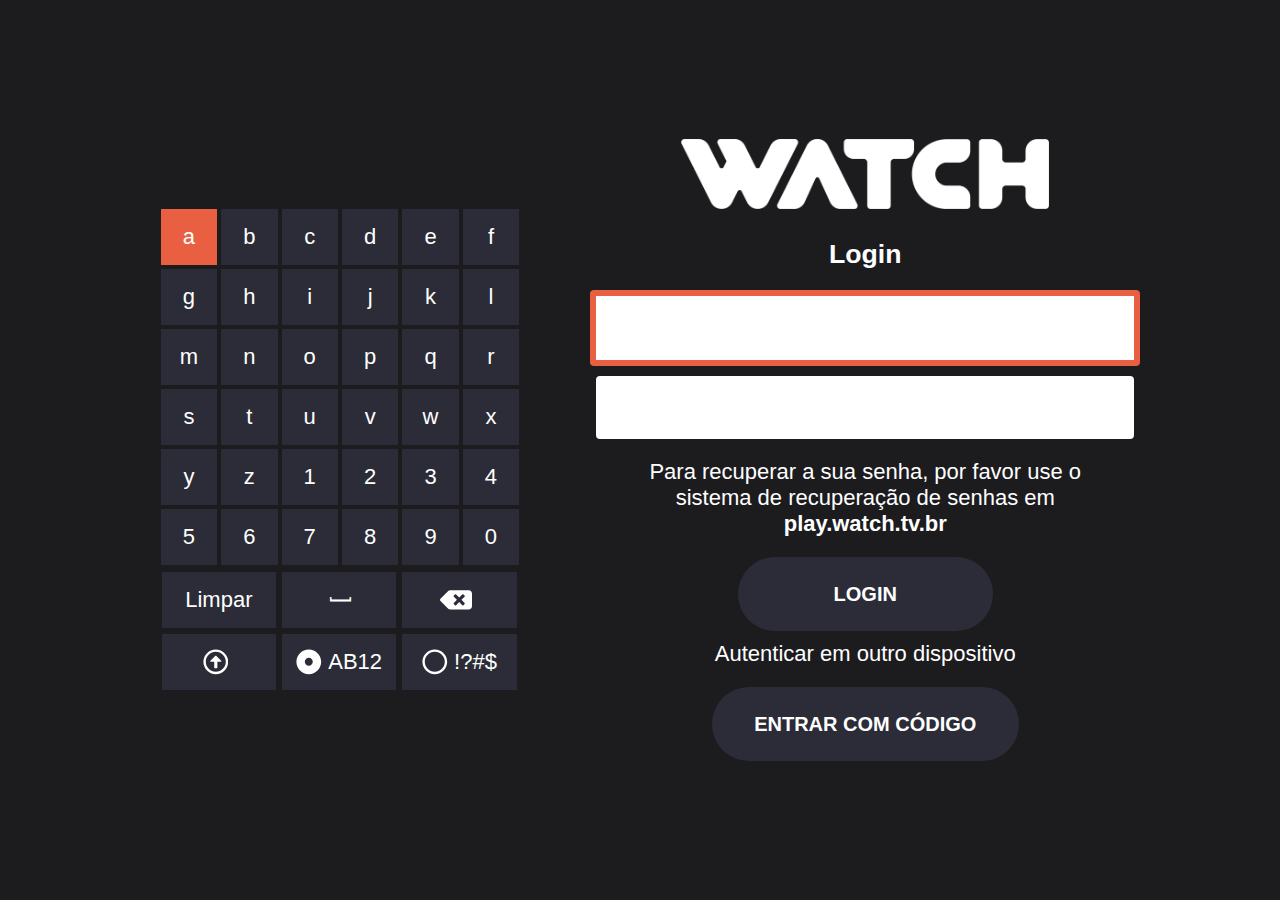
<file: index.html>
<!DOCTYPE html>
<html>
  <head>
    <meta charset="utf-8" />
    <meta
      name="viewport"
      content="width=device-width, initial-scale=1.0, maximum-scale=1.0"
    />
    <meta name="description" />

    <link rel="manifest" href="manifest.json">
    <link rel="stylesheet" type="text/css" href="style.css" />
    <script type="text/javascript" src="index.js"></script>
    <script src="./axios/axios.min.js"></script>
    <script
      type="text/javascript"
      src="./webOSTV.js-v1.2.4/webOSTVjs-1.2.4/webOSTV.js"
    ></script>
  </head>
  <body>
    <div class="container">
      <div class="keyboard--container">
        <div class="keyboard--container-buttons" id="keyboard"></div>
        <div class="keyboard--container-changes" id="keyboardChange">
          <button onclick="clickKeyboardFormat('Limpar')">Limpar</button>
          <button onclick="clickKeyboardFormat('space')">
            <span style="transform: rotate(-90deg)">[</span>
          </button>
          <button onclick="clickKeyboardFormat('apagar')">
            <svg
              aria-hidden="true"
              focusable="false"
              data-prefix="fas"
              data-icon="backspace"
              class="svg-inline--fa fa-backspace fa-w-20"
              role="img"
              xmlns="http://www.w3.org/2000/svg"
              viewBox="0 0 640 512"
            >
              <path
                fill="currentColor"
                d="M576 64H205.26A63.97 63.97 0 0 0 160 82.75L9.37 233.37c-12.5 12.5-12.5 32.76 0 45.25L160 429.25c12 12 28.28 18.75 45.25 18.75H576c35.35 0 64-28.65 64-64V128c0-35.35-28.65-64-64-64zm-84.69 254.06c6.25 6.25 6.25 16.38 0 22.63l-22.62 22.62c-6.25 6.25-16.38 6.25-22.63 0L384 301.25l-62.06 62.06c-6.25 6.25-16.38 6.25-22.63 0l-22.62-22.62c-6.25-6.25-6.25-16.38 0-22.63L338.75 256l-62.06-62.06c-6.25-6.25-6.25-16.38 0-22.63l22.62-22.62c6.25-6.25 16.38-6.25 22.63 0L384 210.75l62.06-62.06c6.25-6.25 16.38-6.25 22.63 0l22.62 22.62c6.25 6.25 6.25 16.38 0 22.63L429.25 256l62.06 62.06z"
              ></path>
            </svg>
          </button>
          <button onclick="clickKeyboardFormat('toggleUpercase')">
            <svg
              aria-hidden="true"
              focusable="false"
              data-prefix="far"
              data-icon="arrow-alt-circle-up"
              class="svg-inline--fa fa-arrow-alt-circle-up fa-w-16"
              role="img"
              xmlns="http://www.w3.org/2000/svg"
              viewBox="0 0 512 512"
            >
              <path
                fill="currentColor"
                d="M256 504c137 0 248-111 248-248S393 8 256 8 8 119 8 256s111 248 248 248zm0-448c110.5 0 200 89.5 200 200s-89.5 200-200 200S56 366.5 56 256 145.5 56 256 56zm20 328h-40c-6.6 0-12-5.4-12-12V256h-67c-10.7 0-16-12.9-8.5-20.5l99-99c4.7-4.7 12.3-4.7 17 0l99 99c7.6 7.6 2.2 20.5-8.5 20.5h-67v116c0 6.6-5.4 12-12 12z"
              ></path>
            </svg>
          </button>
          <button onclick="clickKeyboardFormat('toggleUpercase2')">
            <svg
              aria-hidden="true"
              focusable="false"
              data-prefix="fas"
              data-icon="dot-circle"
              class="svg-inline--fa fa-dot-circle fa-w-16"
              role="img"
              xmlns="http://www.w3.org/2000/svg"
              viewBox="0 0 512 512"
            >
              <path
                fill="currentColor"
                d="M256 8C119.033 8 8 119.033 8 256s111.033 248 248 248 248-111.033 248-248S392.967 8 256 8zm80 248c0 44.112-35.888 80-80 80s-80-35.888-80-80 35.888-80 80-80 80 35.888 80 80z"
              ></path>
            </svg>
            AB12
          </button>
          <button onclick="clickKeyboardFormat('buildspecial')">
            <svg
              aria-hidden="true"
              focusable="false"
              data-prefix="far"
              data-icon="circle"
              class="svg-inline--fa fa-circle fa-w-16"
              role="img"
              xmlns="http://www.w3.org/2000/svg"
              viewBox="0 0 512 512"
            >
              <path
                fill="currentColor"
                d="M256 8C119 8 8 119 8 256s111 248 248 248 248-111 248-248S393 8 256 8zm0 448c-110.5 0-200-89.5-200-200S145.5 56 256 56s200 89.5 200 200-89.5 200-200 200z"
              ></path>
            </svg>
            !?#$
          </button>
        </div>
      </div>
      <div class="form--container">
        <img src="./images/logo.svg" />
        <p class="login--text">Login</p>
        <div
          onclick="changeToEmailField()"
          name="email"
          type="text"
          class="form--container-input"
        ></div>
        <div
          onclick="changeToPasswordField()"
          name="password"
          type="password"
          class="form--container-input"
          id="password-input"
        ></div>
        <p class="recovery--text-password">
          Para recuperar a sua senha, por favor use o sistema de recuperação de
          senhas em <b> play.watch.tv.br</b>
        </p>
        <button id="login-button" onclick="getLogin()">Login</button>

        <p class="recovery--text-password">Autenticar em outro dispositivo</p>

        <button
          id="button-code-login"
          style="width: 60%"
          onclick="goTo('./pages/authentication/index.html')"
        >
          entrar com código
        </button>
      </div>
    </div>

    <div class="container-popup" id="containerPopup">
      <div class="popup">
        <div class="popup--text-title">Erro</div>
        <p class="popup--text-description"></p>
        <div class="popup--buttons">
          <button class="popup--buttons-button" onclick="enterAction()">
            Ok
          </button>
        </div>
      </div>
    </div>
  </body>
</html>
</file>
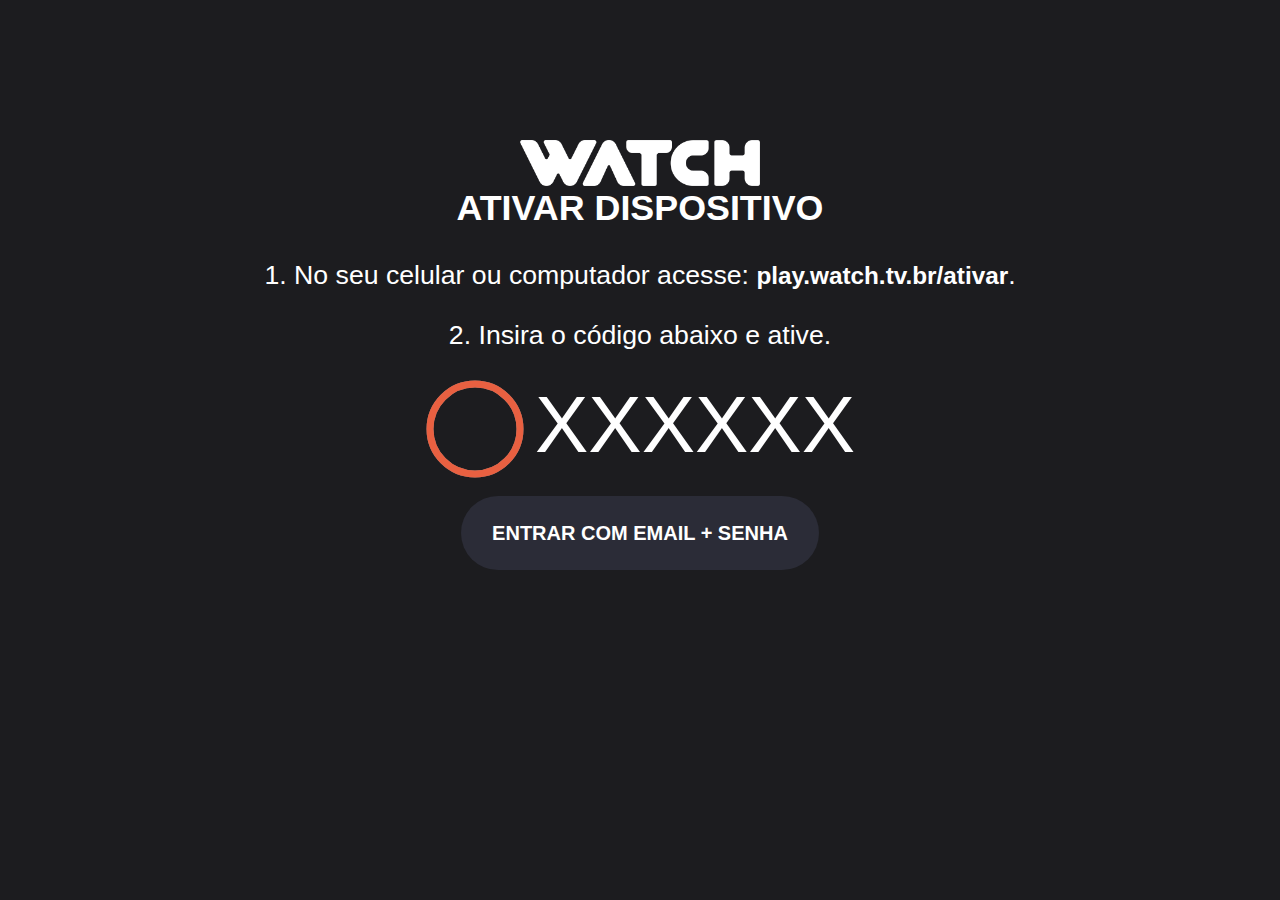
<file: pages/authentication/index.html>
<!DOCTYPE html>
<html lang="pt-br">

<head>
  <meta charset="UTF-8">
  <meta http-equiv="X-UA-Compatible" content="IE=edge">
  <meta name="viewport" content="width=device-width, initial-scale=1.0">
 
  <link rel="stylesheet" type="text/css" href="style.css" />

  <title>Ativar Dispositivo</title>
</head>

<body>
  <div class="container">
    <div class="description">
      <div class="logo">
        <img
          src="../../images/logo.svg" />
      </div>
      <div class="title">ATIVAR DISPOSITIVO</div>
      
      <div class="text">1. No seu celular ou computador acesse:
        <span>play.watch.tv.br/ativar</span>.
      </div>
      <div class="text">2. Insira o código abaixo e ative.</div>
      <div class="code">
        <div class="loading">
          <div id="app"></div>
        </div>
        <div class="active-code" id="alfaCode">XXXXXX</div>
      </div>
      
      <button class="passwordButton" onclick="goTo('../../index.html')">ENTRAR COM EMAIL + SENHA</button></div>
      
  </div> 
    </div>
 <script src="../../axios/axios.min.js"></script>
  <script type="text/javascript" src="authentication.js"></script>
</body>
</html>
</file>
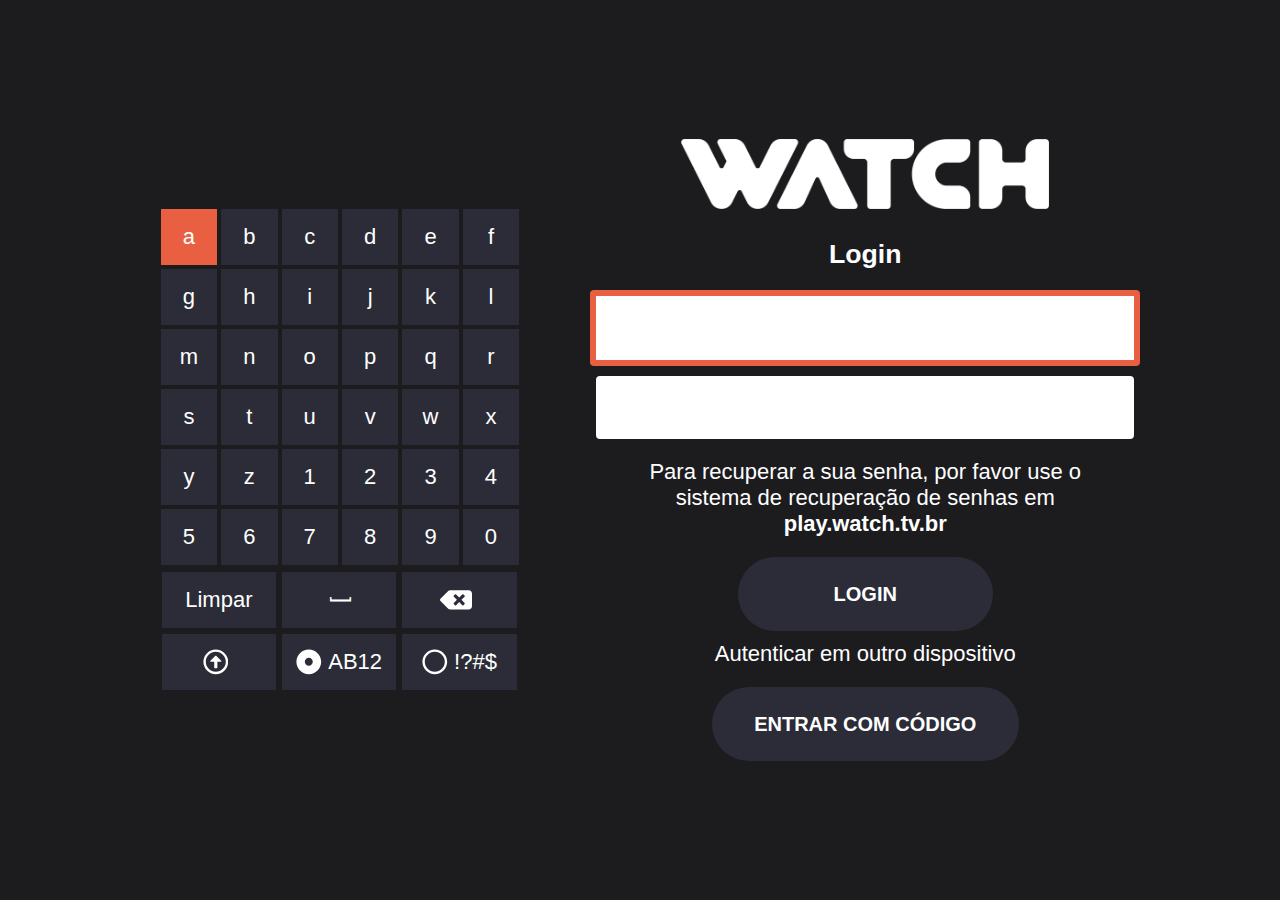
<file: pages/details/index.html>
<!DOCTYPE html>
<html>
  <head>
    <meta charset="UTF-8" />
    <meta
      content="width=device-width,initial-scale=1,maximum-scale=1,user-scalable=0"
      name="viewport"
    />
    <link href="style.css" rel="stylesheet" />
  </head>
  <body>

    <div class="keep-watching-container" id="keep-watching-container">
      <div class="modal-wrapper">
    <p class="keep-watching-text">Gostaria de continuar vendo do ponto onde parou<br />  ou começar no início?</p>

        <div class="keep-watching-buttons">
          <div onclick="clickModalKeepWatching(0)" class="continue-button selected-button" id="continue-button">
            <p>CONTINUAR</p>
          </div>
          <div onclick="clickModalKeepWatching(1)" class="continue-button" id="restart-button">
            <p>REINICIAR</p>
          </div>
        </div>
      </div>
    </div>

    <div class="loading-container" id="loading-container">
      <div>
        <img class="container--logo" src="../../images/logo.svg"  />
      </div>
      <div class="loading-circle"></div>
    </div>



    <div class="container" id="container">
      <div class="details" id="detailsId">
        <button class="details--button"
        onclick="window.history.back()"
        id="details--button">
          <img
            src="../../images/arrow-back-details.png"
            class="details--button-arrow"
          />
        </button>
        <div class="details--container">
          <div class="details--container-img">
            <img src="" class="details--img" id="details-img">
          </div>
          <div class="details--container-informations">
            <div class="details--title" id="details-title"></div>
            <div class="details--type">
              <div class="details--type-censorship" id="censorship"></div>
              <div class="details--type-genre" id="genre"></div>
            </div>
            <div id="details--rating" class="details--rating">
              CLASSIFICAÇÂO INDICATICA:
            </div>
            <div class="details--type-synopsis" id="synopsis">
            </div>
            <div class="details--type-director" id="director"></div>
            <div class="details--type-cast" id="type-cast">
            </div>
            <button onclick="enterAssitirButton()" class="details--button-episode" id="details-button-episode">
            </button>
            <button onclick="enterListButton()" class="details--button-episode" id="details-button-list">
            </button>
          </div>
        </div>
        </div>
        <div class="details--temps">
          <div class="details--buttons">
            <button onclick="enterTempButton()" class="details--temps-button-temp" id="details-temp-button"></button>
            <div class="details--temps-popup" id="details-temp-popup"></div>
          </div>
          <div class="details--temps-episodes" id="details-temps-episodes">
            <div class="details--temps-list swiper" id="details-temp-list">
              <div class="details--temps-track swiper-wrapper" id="temps-track">
              </div>
            </div>
          </div>
        </div>
      </div>
    </div>
    <script src="../../axios/axios.min.js"></script>
    <script src="./details.js" async></script>
    <script src="../../swiper/swiper.min.js"></script>
    <div class="container-popup"
    id="containerPopup">
      <div class="popup">
        <div class="popup--text-title">Ops!</div>
        <p class="popup--text-description"> O perfil já está ativo em outro dispositivo.</p>
        <div class="popup--buttons">
          <button class="popup--buttons-button" onclick="goTo('../profile-select/index.html')">Ok</button>
        </div>
      </div>
    </div>
  </body>
</html>
</file>
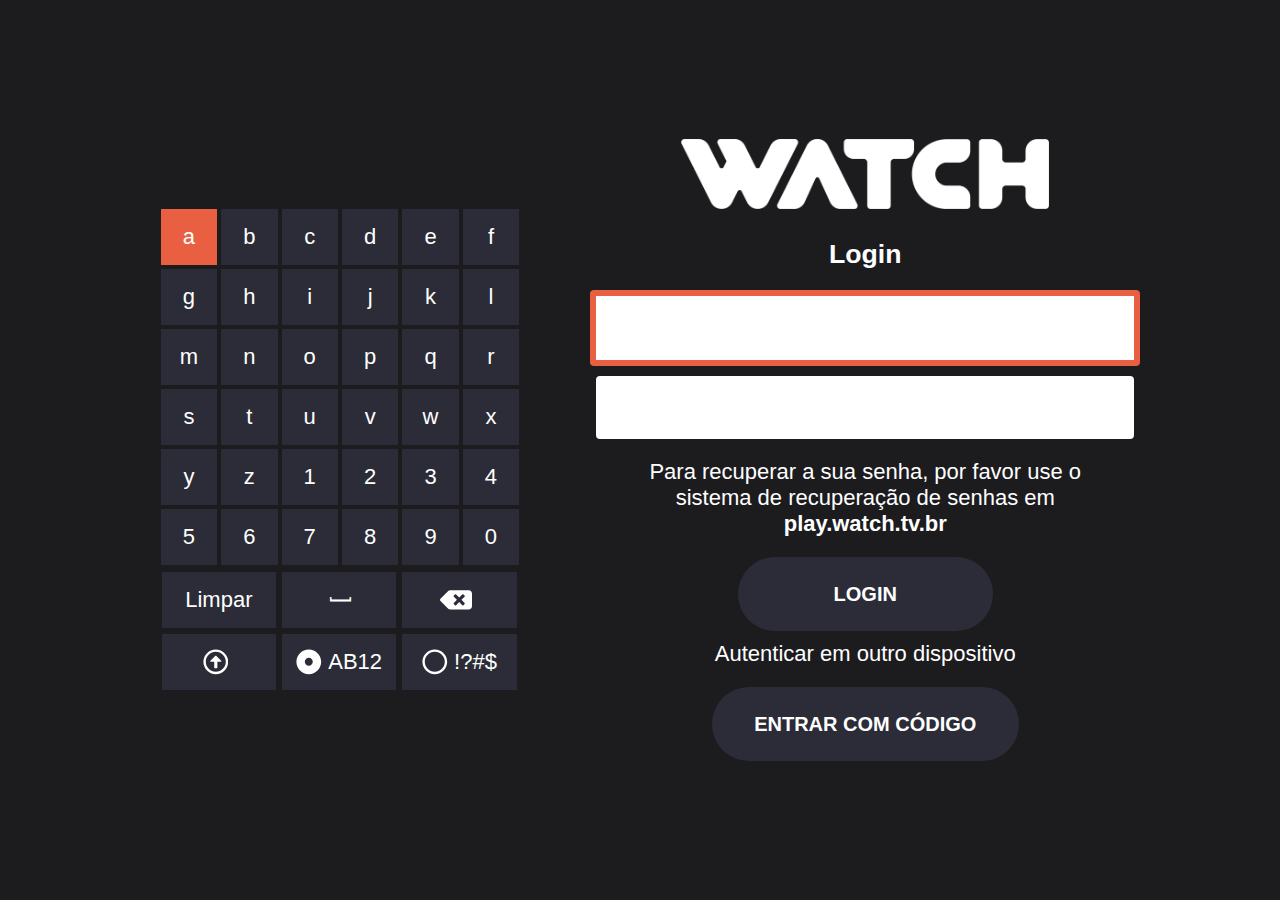
<file: pages/favorites/index.html>
<!DOCTYPE html>
<html lang="pt-br">
  <head>
    <meta charset="UTF-8" />
    <meta http-equiv="X-UA-Compatible" content="IE=edge" />
    <meta name="viewport" content="width=device-width, initial-scale=1.0" />
    <link
      rel="icon"
      type="image/png"
      sizes="16x16"
      href="/images/favicon-16x16.png"
    />
    <link rel="stylesheet" type="text/css" href="style.css" />
    <link
      rel="stylesheet"
      href="https://unpkg.com/swiper/swiper-bundle.min.css"
    />
   <script src="../../axios/axios.min.js"></script>
    <script src="../../swiper/swiper.min.js"></script>
   
  </head>
  <body>
    <div class="loading-container" id="loading-container">
      <img src="../../images/logo.svg" class="container--logo" />
      <div class="loading-circle"></div>
    </div>


    <div class="container" id="container">
      <div id="header-to-go"></div>
      <header class="container--header">
        <div class="container--header-icon">
          <img src="../../images/logo.svg" />
        </div>
        <div class="container--header-items">
          <div class="header--items">
            <div onclick="goTo('../home/index.html')" class="header--item" id="item-0">Home</div>
            <div onclick="goTo('../movie/index.html')" class="header--item" id="item-1">Filmes</div>
            <div onclick="goTo('../series/index.html')" class="header--item" id="item-2">Séries </div>
            <div onclick="goTo('../live/index.html')" class="header--item" id="item-3">AO VIVO</div>
            <div onclick="goTo('../favorites/index.html')" class="header--item" id="item-4">Favoritos</div>
            <div  class="header--items-sp">
              <div onclick="goTo('../filters/index.html')" class="header--items-search" id="item-5">
                <img class="item-search-img" id="item-5-img" />
              </div>
              <div onclick="goTo('../profile-user/index.html')" class="header--items-settings" id="item-6">
                <img class="item-settings-img" id="item-6-img" />
              </div>
            </div>
          </div>
        </div>
      </header>
      <div id="notItem" class="notItem"></div>
      </div>
    </div>
    <div class="container-popup"
    id="containerPopup">
      <div class="popup">
        <div class="popup--text-title">Ops!</div>
        <p class="popup--text-description"> O perfil já está ativo em outro dispositivo.</p>
        <div class="popup--buttons">
          <button class="popup--buttons-button" onclick="goTo('../profile-select/index.html')">Ok</button>

  </body>

  <script src="./favorites.js" async></script>
</html>
</file>
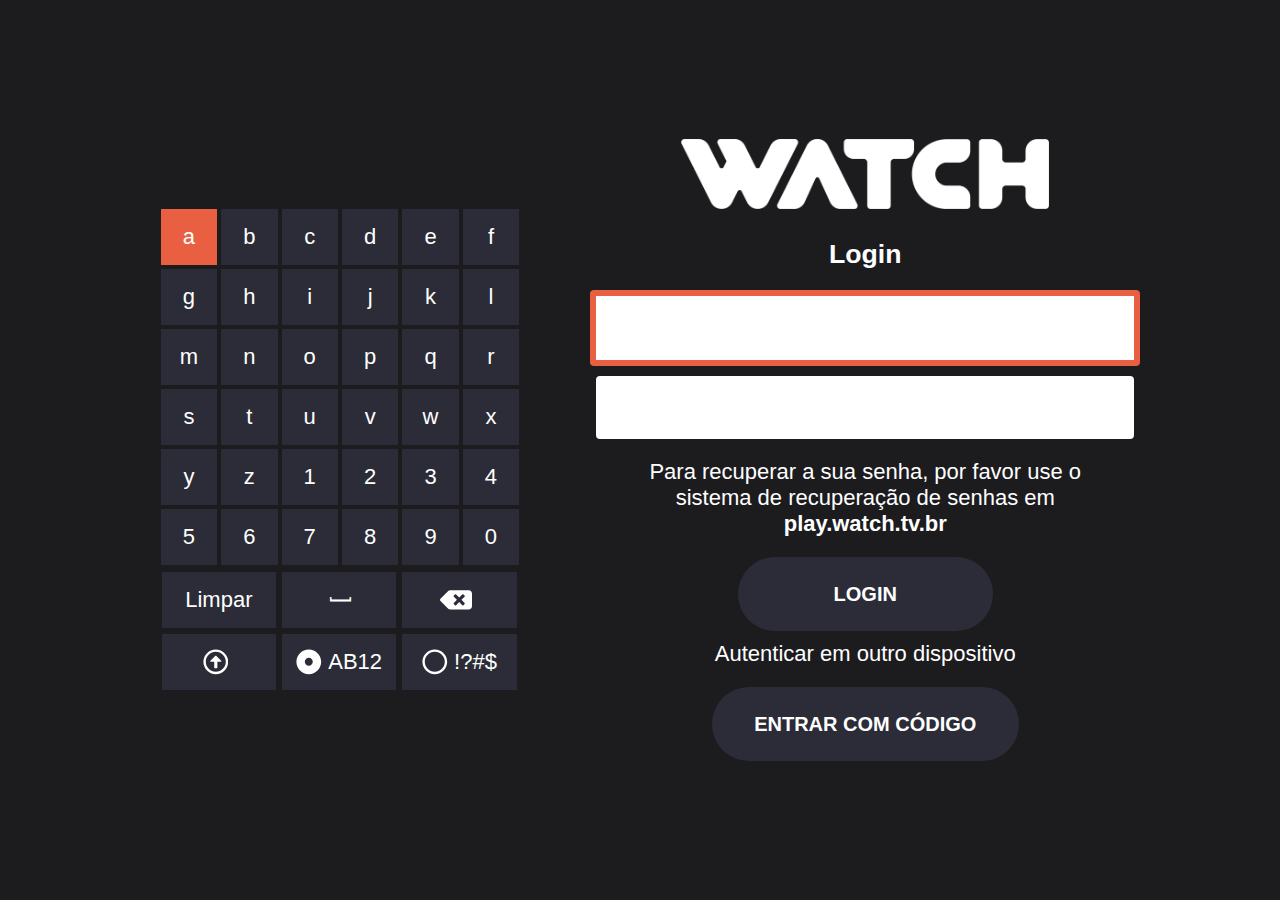
<file: pages/filters/index.html>
<!DOCTYPE html>
<html>
  <head>
    <meta charset="UTF-8" />
    <meta
      content="width=device-width,initial-scale=1,maximum-scale=1,user-scalable=0"
      name="viewport"
    />
    <link href="style.css" rel="stylesheet" />
    <script src="../../axios/axios.min.js"></script>
  </head>

  <body>
    <div class="container" id="container">
      <header class="container--header">
        <div class="container--header-icon">
          <img src="../../images/logo.svg" />
        </div>
        <div class="container--header-items">
          <div class="header--items">
            <div
              onclick="goTo('../home/index.html')"
              class="header--item"
              id="0-0"
            >
              Home
            </div>
            <div
              onclick="goTo('../movie/index.html')"
              class="header--item"
              id="0-1"
            >
              Filmes
            </div>
            <div
              onclick="goTo('../series/index.html')"
              class="header--item"
              id="0-2"
            >
              Séries
            </div>
            <div
              onclick="goTo('../live/index.html')"
              class="header--item"
              id="0-3"
            >
              AO VIVO
            </div>
            <div
              onclick="goTo('../favorites/index.html')"
              class="header--item"
              id="0-4"
            >
              Favoritos
            </div>
            <div class="header--items-sp">
              <div class="header--items-search" id="0-5">
                <img class="item-search-img" id="search-icon" />
              </div>
              <div
                onclick="goTo('../profile-user/index.html')"
                class="header--items-settings"
                id="0-6"
              >
                <img class="item-settings-img" id="profile-icon" />
              </div>
            </div>
          </div>
        </div>
      </header>
    </div>

    <main>
      <div class="input">
        <div class="input-search">
          <p id="search-string"></p>
        </div>
        <div class="keyboard">
          <div class="keyboard-line">
            <div
              onclick="buttonAddLetter('a')"
              class="keyboard-button"
              id="1-0"
            >
              <p>a</p>
            </div>
            <div
              onclick="buttonAddLetter('b')"
              class="keyboard-button"
              id="1-1"
            >
              <p>b</p>
            </div>
            <div
              onclick="buttonAddLetter('c')"
              class="keyboard-button"
              id="1-2"
            >
              <p>c</p>
            </div>
            <div
              onclick="buttonAddLetter('d')"
              class="keyboard-button"
              id="1-3"
            >
              <p>d</p>
            </div>
            <div
              onclick="buttonAddLetter('e')"
              class="keyboard-button"
              id="1-4"
            >
              <p>e</p>
            </div>
            <div
              onclick="buttonAddLetter('f')"
              class="keyboard-button"
              id="1-5"
            >
              <p>f</p>
            </div>
          </div>

          <div class="keyboard-line">
            <div
              onclick="buttonAddLetter('g')"
              class="keyboard-button"
              id="1-6"
            >
              <p>g</p>
            </div>
            <div
              onclick="buttonAddLetter('h')"
              class="keyboard-button"
              id="1-7"
            >
              <p>h</p>
            </div>
            <div
              onclick="buttonAddLetter('i')"
              class="keyboard-button"
              id="1-8"
            >
              <p>i</p>
            </div>
            <div
              onclick="buttonAddLetter('j')"
              class="keyboard-button"
              id="1-9"
            >
              <p>j</p>
            </div>
            <div
              onclick="buttonAddLetter('k')"
              class="keyboard-button"
              id="1-10"
            >
              <p>k</p>
            </div>
            <div
              onclick="buttonAddLetter('l')"
              class="keyboard-button"
              id="1-11"
            >
              <p>l</p>
            </div>
          </div>

          <div class="keyboard-line">
            <div
              onclick="buttonAddLetter('m')"
              class="keyboard-button"
              id="1-12"
            >
              <p>m</p>
            </div>
            <div
              onclick="buttonAddLetter('n')"
              class="keyboard-button"
              id="1-13"
            >
              <p>n</p>
            </div>
            <div
              onclick="buttonAddLetter('o')"
              class="keyboard-button"
              id="1-14"
            >
              <p>o</p>
            </div>
            <div
              onclick="buttonAddLetter('p')"
              class="keyboard-button"
              id="1-15"
            >
              <p>p</p>
            </div>
            <div
              onclick="buttonAddLetter('q')"
              class="keyboard-button"
              id="1-16"
            >
              <p>q</p>
            </div>
            <div
              onclick="buttonAddLetter('r')"
              class="keyboard-button"
              id="1-17"
            >
              <p>r</p>
            </div>
          </div>

          <div class="keyboard-line">
            <div
              onclick="buttonAddLetter('s')"
              class="keyboard-button"
              id="1-18"
            >
              <p>s</p>
            </div>
            <div
              onclick="buttonAddLetter('t')"
              class="keyboard-button"
              id="1-19"
            >
              <p>t</p>
            </div>
            <div
              onclick="buttonAddLetter('u')"
              class="keyboard-button"
              id="1-20"
            >
              <p>u</p>
            </div>
            <div
              onclick="buttonAddLetter('v')"
              class="keyboard-button"
              id="1-21"
            >
              <p>v</p>
            </div>
            <div
              onclick="buttonAddLetter('w')"
              class="keyboard-button"
              id="1-22"
            >
              <p>w</p>
            </div>
            <div
              onclick="buttonAddLetter('x')"
              class="keyboard-button"
              id="1-23"
            >
              <p>x</p>
            </div>
          </div>

          <div class="keyboard-line">
            <div
              onclick="buttonAddLetter('y')"
              class="keyboard-button"
              id="1-24"
            >
              <p>y</p>
            </div>
            <div
              onclick="buttonAddLetter('z')"
              class="keyboard-button"
              id="1-25"
            >
              <p>z</p>
            </div>
            <div
              onclick="buttonAddLetter('1')"
              class="keyboard-button"
              id="1-26"
            >
              <p>1</p>
            </div>
            <div
              onclick="buttonAddLetter('2')"
              class="keyboard-button"
              id="1-27"
            >
              <p>2</p>
            </div>
            <div
              onclick="buttonAddLetter('3')"
              class="keyboard-button"
              id="1-28"
            >
              <p>3</p>
            </div>
            <div
              onclick="buttonAddLetter('4')"
              class="keyboard-button"
              id="1-29"
            >
              <p>4</p>
            </div>
          </div>

          <div class="keyboard-line">
            <div
              onclick="buttonAddLetter('5')"
              class="keyboard-button"
              id="1-30"
            >
              <p>5</p>
            </div>
            <div
              onclick="buttonAddLetter('6')"
              class="keyboard-button"
              id="1-31"
            >
              <p>6</p>
            </div>
            <div
              onclick="buttonAddLetter('7')"
              class="keyboard-button"
              id="1-32"
            >
              <p>7</p>
            </div>
            <div
              onclick="buttonAddLetter('8')"
              class="keyboard-button"
              id="1-33"
            >
              <p>8</p>
            </div>
            <div
              onclick="buttonAddLetter('9')"
              class="keyboard-button"
              id="1-34"
            >
              <p>9</p>
            </div>
            <div
              onclick="buttonAddLetter('0')"
              class="keyboard-button"
              id="1-35"
            >
              <p>0</p>
            </div>
          </div>

          <div class="keyboard-line">
            <div
              onclick="buttonChange('clean')"
              class="keyboard-button-medium"
              id="1-36"
            >
              <p>Limpar</p>
            </div>
            <div
              onclick="buttonChange('space')"
              class="keyboard-button-medium"
              id="1-37"
            >
              <p class="space">]</p>
            </div>
            <div
              onclick="buttonChange('backspace')"
              class="keyboard-button-medium"
              id="1-38"
            >
              <svg
                class="cleanSvg"
                aria-hidden="true"
                focusable="false"
                data-prefix="fas"
                data-icon="backspace"
                class="svg-inline--fa fa-backspace fa-w-20 __web-inspector-hide-shortcut__"
                role="img"
                xmlns="http://www.w3.org/2000/svg"
                viewBox="0 0 640 512"
              >
                <path
                  fill="currentColor"
                  d="M576 64H205.26A63.97 63.97 0 0 0 160 82.75L9.37 233.37c-12.5 12.5-12.5 32.76 0 45.25L160 429.25c12 12 28.28 18.75 45.25 18.75H576c35.35 0 64-28.65 64-64V128c0-35.35-28.65-64-64-64zm-84.69 254.06c6.25 6.25 6.25 16.38 0 22.63l-22.62 22.62c-6.25 6.25-16.38 6.25-22.63 0L384 301.25l-62.06 62.06c-6.25 6.25-16.38 6.25-22.63 0l-22.62-22.62c-6.25-6.25-6.25-16.38 0-22.63L338.75 256l-62.06-62.06c-6.25-6.25-6.25-16.38 0-22.63l22.62-22.62c6.25-6.25 16.38-6.25 22.63 0L384 210.75l62.06-62.06c6.25-6.25 16.38-6.25 22.63 0l22.62 22.62c6.25 6.25 6.25 16.38 0 22.63L429.25 256l62.06 62.06z"
                ></path>
              </svg>
            </div>
          </div>

          <div class="keyboard-line">
            <div
              onclick="buttonChange('search')"
              class="keyboard-button-large"
              id="1-39"
            >
              <p>BUSCAR</p>
            </div>
          </div>
        </div>
      </div>
      <div class="loading-container" id="loading-container">
        <div class="loading-circle"></div>
      </div>

      <div class="search-container" id="search"></div>
    </main>

    <script src="./filters.js" async></script>
  </body>
</html>
</file>
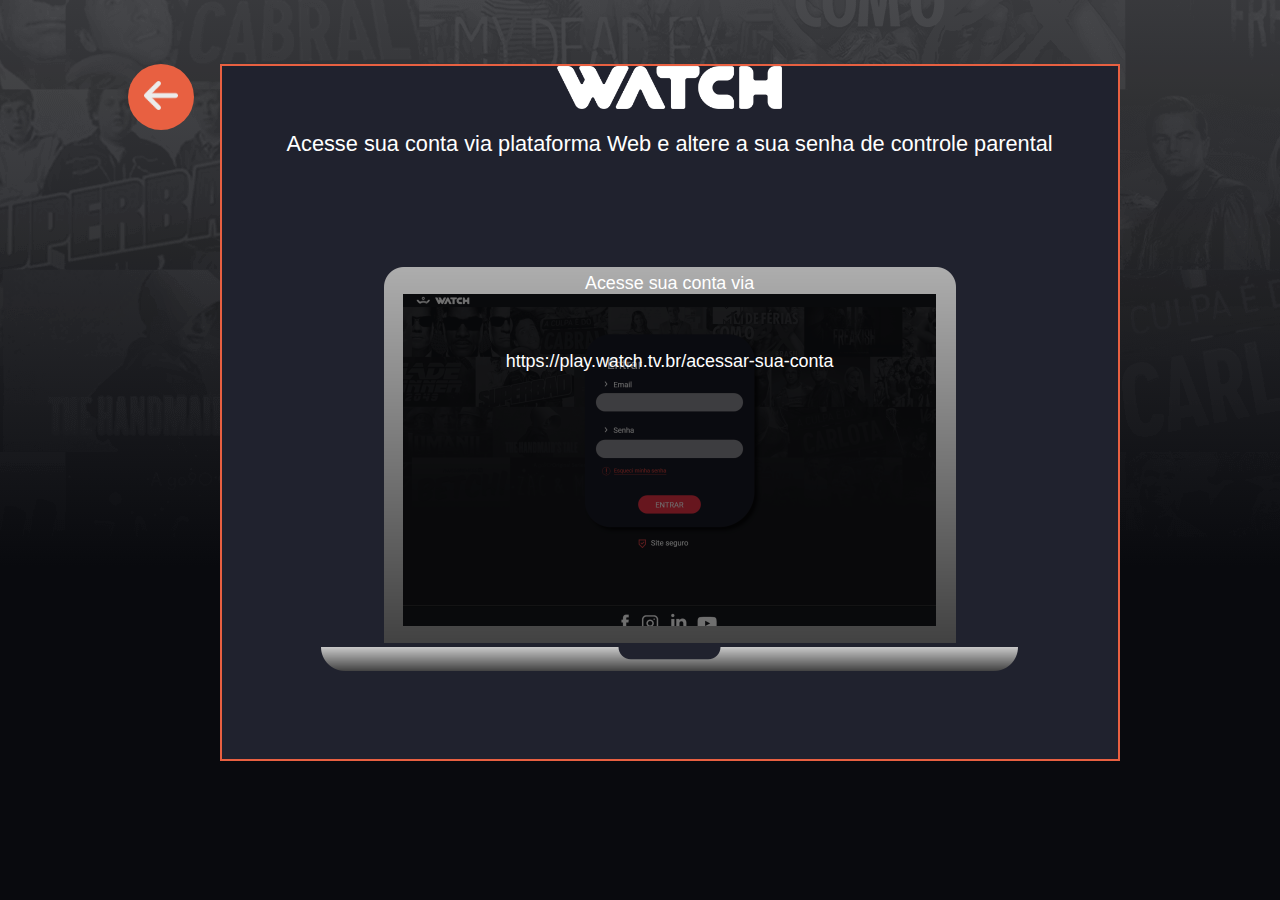
<file: pages/forgetpassword/index.html>
<!DOCTYPE html>
<html>
  <head>
    <meta charset="UTF-8" />
    <meta
      content="width=device-width,initial-scale=1,maximum-scale=1,user-scalable=0"
      name="viewport"
    />
    <link href="style.css" rel="stylesheet" />
  </head>

  <body>
    <div class="gradient">
      <div class="container" id="container">
        <div class="content">
          <button
            class="details--button"
            onclick="window.history.back()"
            id="details--button"
          >
            <img
              src="../../images/arrow-back-details.png"
              class="details--button-arrow"
            />
          </button>

          <div class="notebook-wreaper">
            <img src="../../images/logo.svg" class="logo" />
            <p>
              Acesse sua conta via plataforma Web e altere a sua senha de
              controle parental
            </p>
            <div class="notebook-img">
              <div class="notebook-text">
                <p>Acesse sua conta via</p>
                <p class="notebook-url">
                  https://play.watch.tv.br/acessar-sua-conta
                </p>
              </div>
            </div>
          </div>
        </div>
      </div>
    </div>

    <script src="./forgetpassword.js" async></script>
  </body>
</html>
</file>
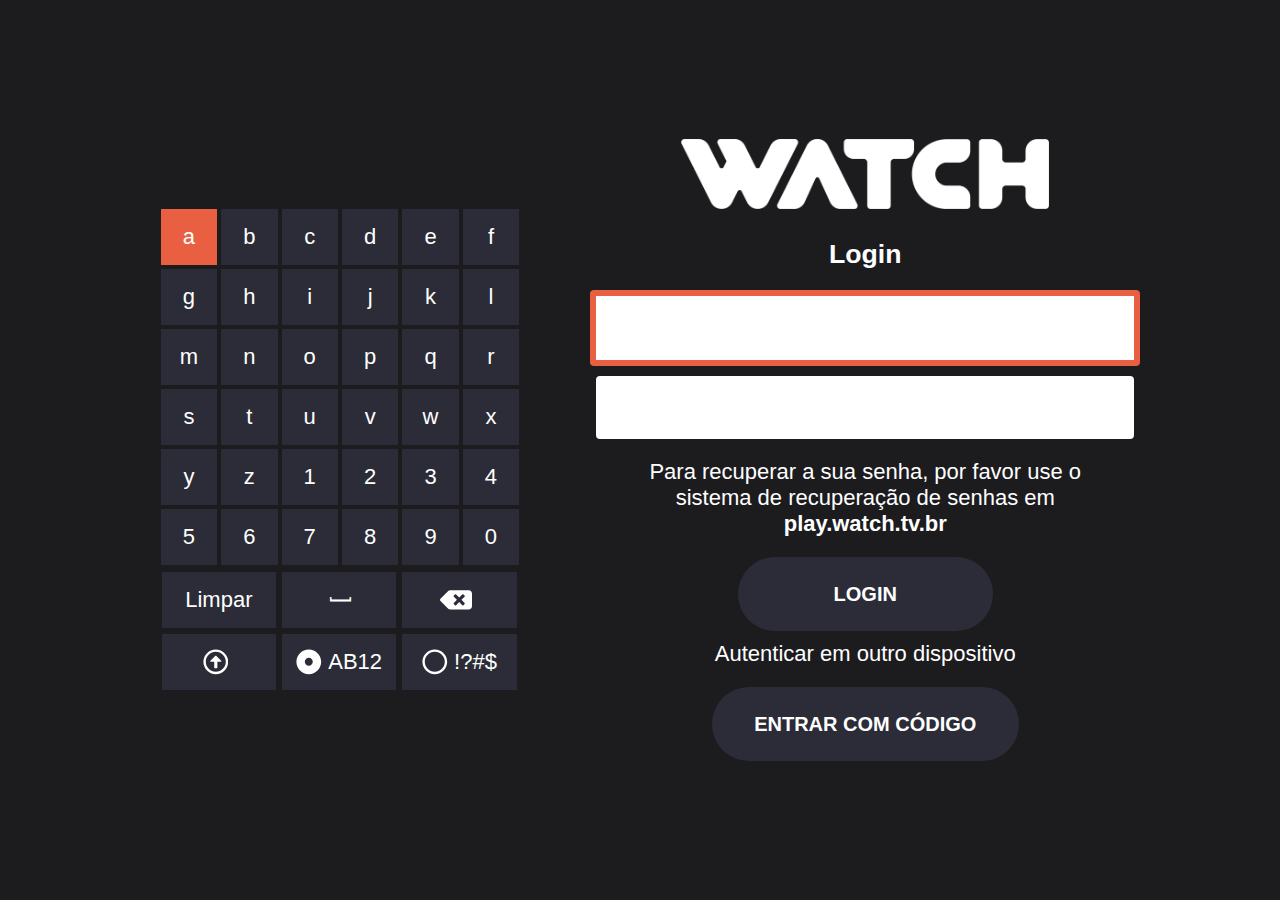
<file: pages/home/index.html>
<!DOCTYPE html>
<html lang="pt-br">
  <head>
    <meta charset="UTF-8" />
    <meta http-equiv="X-UA-Compatible" content="IE=edge" />
    <meta name="viewport" content="width=device-width, initial-scale=1.0" />
    <link
      rel="icon"
      type="image/png"
      sizes="16x16"
      href="/images/favicon-16x16.png"
    />
    <link rel="stylesheet" type="text/css" href="style.css" />
    <link
      rel="stylesheet"
      href="https://unpkg.com/swiper/swiper-bundle.min.css"
    />
  </head>
  <body>
    <span id="digited-channel-container" class="channel-number-container">
      <span id="digited-channel"></span>
    </span>
    <div class="keep-watching-container" id="keep-watching-container">
      <div class="modal-wrapper">
        <p class="keep-watching-text">
          Gostaria de continuar vendo do ponto onde parou<br />
          ou começar no início?
        </p>
        <div class="keep-watching-buttons">
          <div class="continue-button selected-button" id="continue-button">
            <p>CONTINUAR</p>
          </div>
          <div class="continue-button" id="restart-button">
            <p>REINICIAR</p>
          </div>
        </div>
      </div>
    </div>
    <div class="exit-app-container" id="exit-app-container">
      <div class="modal-wrapper">
        <p class="exit-app-text">Deseja sair do aplicativo?</p>
        <div class="exit-app-buttons">
          <div class="continue-button" id="yes-button">
            <p>SIM</p>
          </div>
          <div class="continue-button selected-button" id="no-button">
            <p>NÃO</p>
          </div>
        </div>
      </div>
    </div>
    <div class="loading-container" id="loading-container">
      <div>
        <img src="../../images/logo.svg" class="container--logo" />
      </div>
      <div class="loading-circle"></div>
    </div>

    <div class="container" id="container">
      <div id="header-to-go"></div>
      <header id="container--header" class="container--header">
        <div class="container--header-icon">
          <img src="../../images/logo.svg" />
        </div>
        <div class="container--header-items">
          <div class="header--items">
            <div
              onclick="goTo('../home/index.html')"
              class="header--item"
              id="item-0"
            >
              Home
            </div>
            <div
              onclick="goTo('../movie/index.html')"
              class="header--item"
              id="item-1"
            >
              Filmes
            </div>
            <div
              onclick="goTo('../series/index.html')"
              class="header--item"
              id="item-2"
            >
              Séries
            </div>
            <div
              onclick="goTo('../live/index.html')"
              class="header--item"
              id="item-3"
            >
              AO VIVO
            </div>
            <div
              onclick="goTo('../favorites/index.html')"
              class="header--item"
              id="item-4"
            >
              Favoritos
            </div>
            <div class="header--items-sp">
              <div
                onclick="goTo('../filters/index.html')"
                class="header--items-search"
                id="item-5"
              >
                <img class="item-search-img" id="item-5-img" />
              </div>
              <div
                onclick="goTo('../profile-user/index.html')"
                class="header--items-settings"
                id="item-6"
              >
                <img class="item-settings-img" id="item-6-img" />
              </div>
            </div>
          </div>
        </div>
      </header>
      <div id="container--banners" class="container--banners">
        <div class="banners-slider">
          <div class="banners-list swiper">
            <div class="banners--track swiper-wrapper" id="banners-track"></div>
          </div>
          <div class="swiper-pagination"></div>
        </div>
      </div>
    </div>
    <div class="container-popup" id="containerPopup">
      <div class="popup">
        <div class="popup--text-title">Ops!</div>
        <p class="popup--text-description">
          O perfil já está ativo em outro dispositivo.
        </p>
        <div class="popup--buttons">
          <button
            class="popup--buttons-button"
            onclick="goTo('../profile-select/index.html')"
          >
            Ok
          </button>
        </div>
      </div>
    </div>
  </body>
  <script src="../../axios/axios.min.js"></script>
  <script src="../../swiper/swiper.min.js"></script>
  <script src="./home.js" async></script>
</html>
</file>
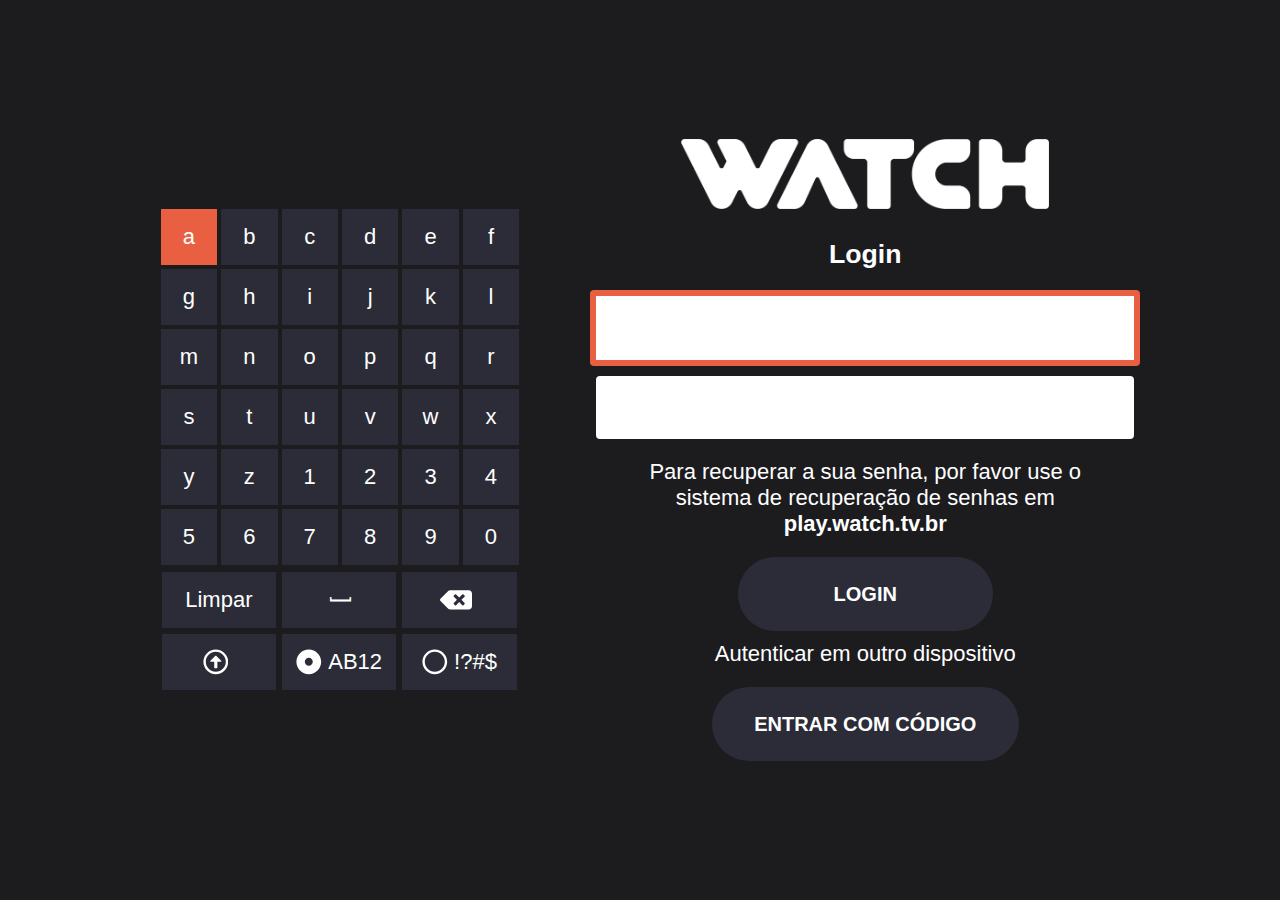
<file: pages/live/index.html>
<!DOCTYPE html>
<html>
  <head>
    <meta charset="UTF-8" />
    <meta
      content="width=device-width,initial-scale=1,maximum-scale=1,user-scalable=0"
      name="viewport"
    />
    <link href="style.css" rel="stylesheet" />
    <link
      rel="stylesheet"
      href="https://unpkg.com/swiper/swiper-bundle.min.css"
    />
    <script src="../../swiper/swiper.min.js"></script>
  </head>
  <body>
    <div class="loading-container" id="loading-container">
      <img src="../../images/logo.svg" class="container--logo" />
      <div class="loading-circle"></div>
    </div>


    <div class="container" id="container">
      <div id="header-to-go"></div>
      <header class="container--header">
        <div class="container--header-icon">
          <img src="../../images/logo.svg" />
        </div>
        <div class="container--header-items">
          <div class="header--items">
            <div onclick="goTo('../home/index.html')" class="header--item" id="item-0">Home</div>
            <div onclick="goTo('../movie/index.html')" class="header--item" id="item-1">Filmes</div>
            <div onclick="goTo('../series/index.html')" class="header--item" id="item-2">Séries</div>
            <div onclick="goTo('../live/index.html')" class="header--item" id="item-3">AO VIVO</div>
            <div onclick="goTo('../favorites/index.html')" class="header--item" id="item-4">Favoritos</div>
            <div  class="header--items-sp">
              <div onclick="goTo('../filters/index.html')" class="header--items-search" id="item-5">
                <img class="item-search-img" id="item-5-img" />
              </div>
              <div onclick="goTo('../profile-user/index.html')" class="header--items-settings" id="item-6">
                <img class="item-settings-img" id="item-6-img" />
              </div>
            </div>
          </div>
        </div>
      </header>
      <main class="main" id="main">
        <div class="channels" id="channels"></div>
        <span id="digited-channel-container" class="channel-number-container">
          <span id="digited-channel"></span>
        </span>
      </main>
    </div>
    <div class="container-popup"
    id="containerPopup">
      <div class="popup">
        <div class="popup--text-title">Ops!</div>
        <p class="popup--text-description"> O perfil já está ativo em outro dispositivo.</p>
        <div class="popup--buttons">
          <button class="popup--buttons-button" onclick="goTo('../profile-select/index.html')"">Ok</button>

   <script src="../../axios/axios.min.js"></script>
    <script src="./live.js" async></script>
  </body>
</html>
</file>
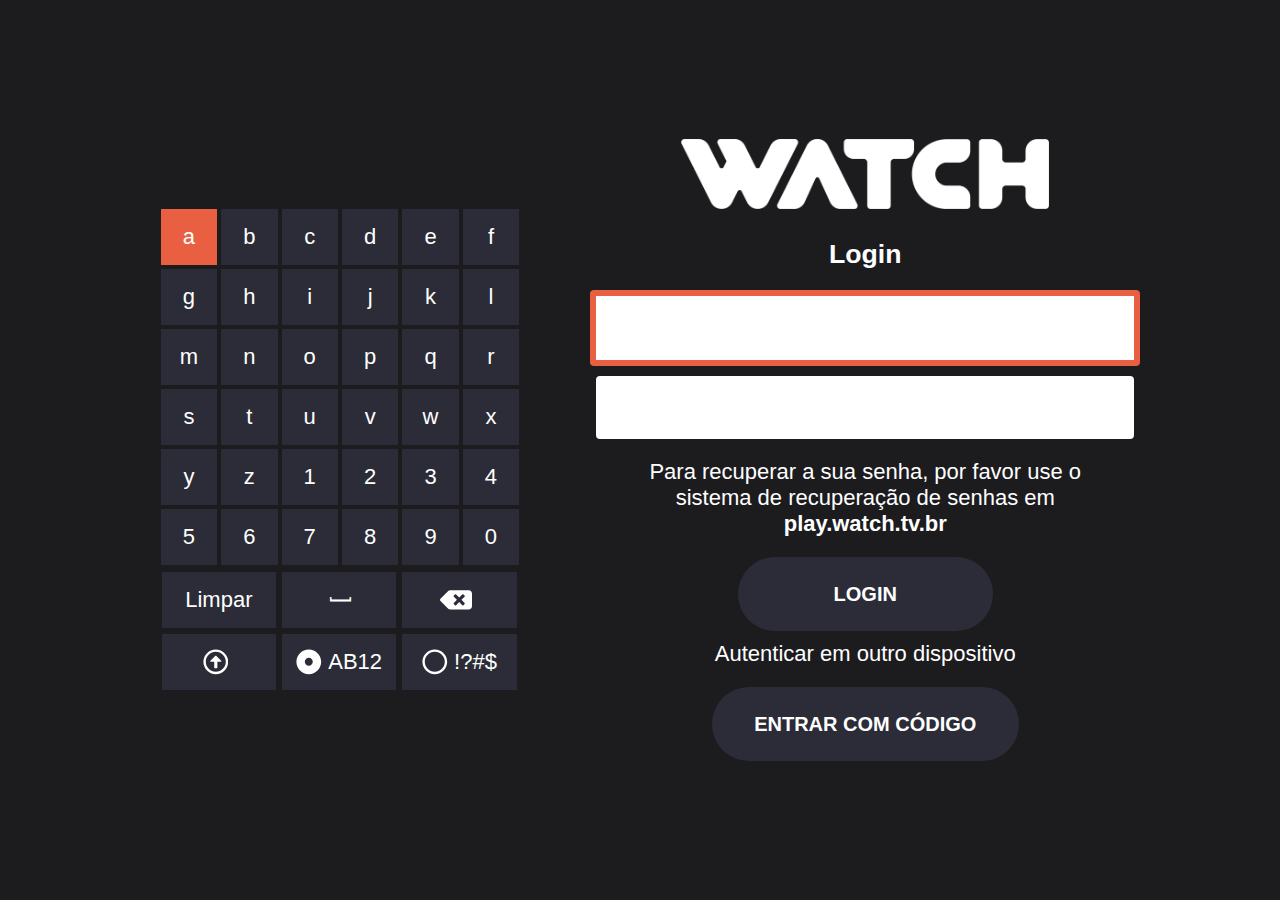
<file: pages/movie/index.html>
<!DOCTYPE html>
<html lang="pt-br">
  <head>
    <meta charset="UTF-8" />
    <meta http-equiv="X-UA-Compatible" content="IE=edge" />
    <meta name="viewport" content="width=device-width, initial-scale=1.0" />
    <link
      rel="icon"
      type="image/png"
      sizes="16x16"
      href="/images/favicon-16x16.png"
    />
    <link rel="stylesheet" type="text/css" href="style.css" />
    <link
      rel="stylesheet"
      href="https://unpkg.com/swiper/swiper-bundle.min.css"
    />
   
   <script src="../../axios/axios.min.js"></script>
  </head>
  <body>
    <div class="loading-container" id="loading-container">
      <img src="../../images/logo.svg" class="container--logo" />
      <div class="loading-circle"></div>
    </div>


    <div class="container" id="container">
      <div id="header-to-go"></div>
      <header class="container--header">
        <div class="container--header-icon">
          <img src="../../images/logo.svg" />
        </div>
        <div class="container--header-items">
          <div class="header--items">
            <div onclick="goTo('../home/index.html')" class="header--item" id="item-0">Home</div>
            <div class="header--item" id="item-1">Filmes</div>
            <div onclick="goTo('../series/index.html')" class="header--item" id="item-2">Séries</div>
            <div onclick="goTo('../live/index.html')" class="header--item" id="item-3">AO VIVO</div>
            <div onclick="goTo('../favorites/index.html')" class="header--item" id="item-4">Favoritos</div>
            <div  class="header--items-sp">
              <div onclick="goTo('../filters/index.html')" class="header--items-search" id="item-5">
                <img class="item-search-img" id="item-5-img" />
              </div>
              <div onclick="goTo('../profile-user/index.html')" class="header--items-settings" id="item-6">
                <img class="item-settings-img" id="item-6-img" />
              </div>
            </div>
          </div>
        </div>
      </header>
    </div>
    <div class="container-popup"
    id="containerPopup">
      <div class="popup">
        <div class="popup--text-title">Ops!</div>
        <p class="popup--text-description"> O perfil já está ativo em outro dispositivo.</p>
        <div class="popup--buttons">
          <button class="popup--buttons-button" onclick="goTo('../profile-select/index.html')" >Ok</button>

  </body>
  <script src="./movie.js" async></script>
</html>
</file>
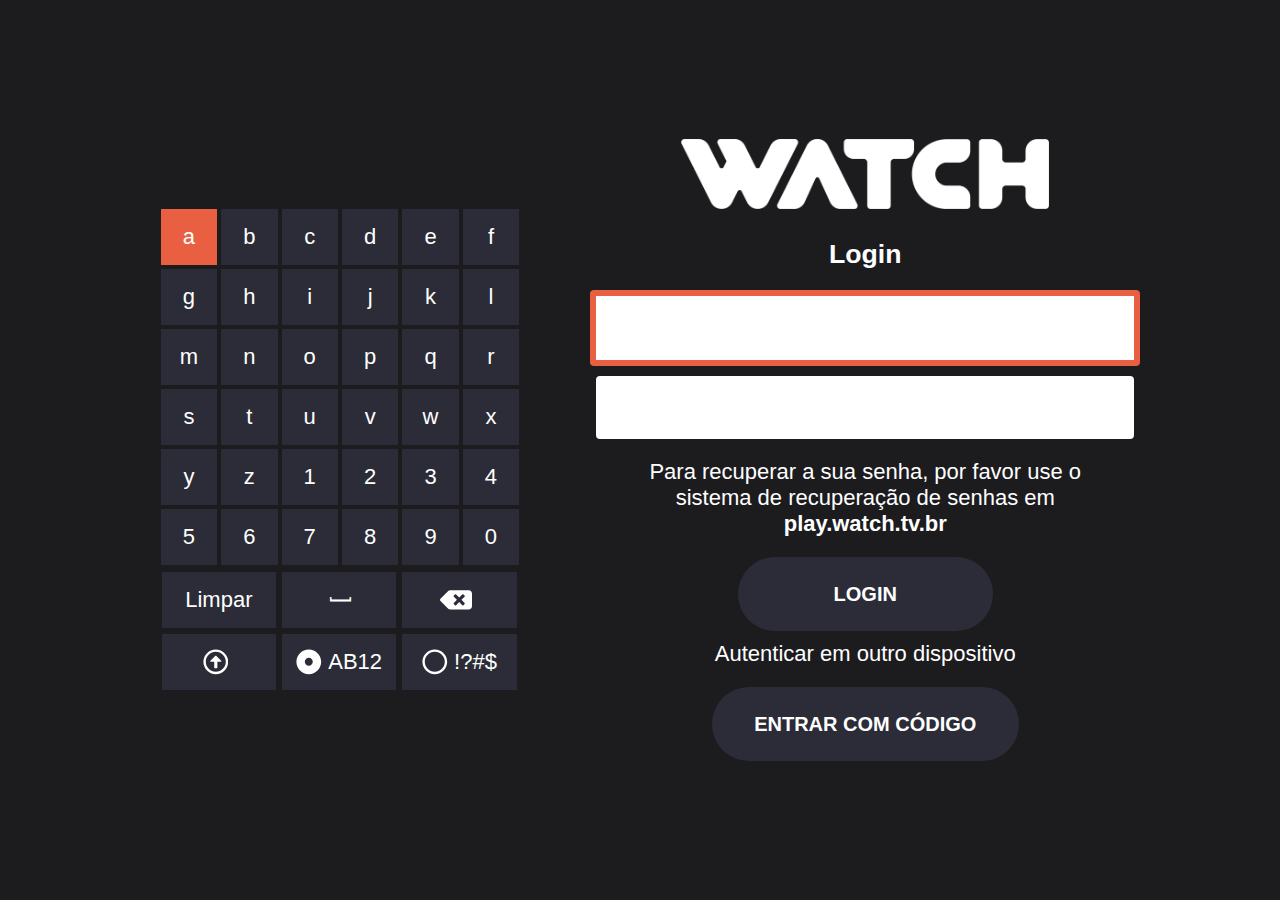
<file: pages/profile-select/index.html>
<!DOCTYPE html>
<html>
  <head>
    <script
      type="text/javascript"
      src="../../webOSTV.js-v1.2.4/webOSTVjs-1.2.4/webOSTV.js"
    ></script>
    <meta charset="UTF-8" />
    <meta
      content="width=device-width,initial-scale=1,maximum-scale=1,user-scalable=0"
      name="viewport"
    />
    <link href="style.css" rel="stylesheet" />
  </head>
  <body>
    <div class="container">
      <div>
        <img src="../../images/logo.svg" class="container--logo" />
        <div class="container--phrase">
          Selecione um perfil para entrar no aplicativo
        </div>
        <div class="container--profiles">
          <div class="container--profiles-profile">
            <div class="container--profiles-profile-prelist">
              <div class="container--profiles-profile-list">
                <div
                  class="container--profiles-profile-list-track"
                  id="container--profiles-profile-list-track"
                ></div>
              </div>
            </div>
          </div>
        </div>
      </div>
    </div>
    <div style="display: none" class="container-popup" id="containerPopup">
      <div class="popup">
        <div class="popup--text-title">Ops!</div>
        <p class="popup--text-description">
          O perfil já está ativo em outro dispositivo. Deseja finalizar a outra
          sessão?
        </p>
        <div class="popup--buttons">
          <button onclick="modalOnclick(false)" class="popup--buttons-button">
            Não
          </button>
          <button onclick="modalOnclick(true)" class="popup--buttons-button">
            Sim
          </button>
        </div>
      </div>
    </div>

    <div
      id="pin-keyboard--back-button"
      style="display: none"
      class="pin-keyboard--back-button"
    >
      <p
        onclick="KeyboardClickClose()"
        id="pin-keyboard--back-button-text"
        class="pin-keyboard--back-button-text"
      >
        <svg
          xmlns="http://www.w3.org/2000/svg"
          width="29.295"
          height="47.266"
          viewBox="0 0 29.295 47.266"
        >
          <g
            id="Grupo_2108"
            data-name="Grupo 2108"
            transform="translate(-180.551 -127.169)"
          >
            <path
              id="Caminho_321"
              data-name="Caminho 321"
              d="M-21567.809-11930.749l-17.98-17.977,17.98-17.975"
              transform="translate(21771.998 12099.526)"
              fill="none"
              stroke="#fff"
              stroke-linecap="round"
              stroke-width="8"
            />
          </g>
        </svg>
        <span class="pin-keyboard-text-voltar">Voltar</span>
      </p>
    </div>

    <div
      id="pin-keyboard--container"
      style="display: none"
      class="pin-keyboard--container"
    >
      <div class="pin-keyboard--header">
        <div class="pin-keyboard--profile">
          <img
            id="pin-keyboard--profile-img"
            class="pin-keyboard--profile-img"
          />
          <p id="pin-keyboard--username" class="pin-keyboard--username"></p>
        </div>
      </div>
      <div class="pin-keyboard--body">
        <div class="pin-keyboard--input">
          <p id="pin-keyboard--input-label" class="pin-keyboard--input-label">
            Insira aqui a sua senha de controle parental para entrar no perfil
          </p>

          <div id="pin-keyboard--input-field" class="pin-keyboard--input-field">
            <p id="pin-keyboard--input-text" class="pin-keyboard--input-text">
              - &nbsp - &nbsp - &nbsp -
            </p>
          </div>

          <p
            onclick="goTo('../forgetpassword/index.html')"
            id="pin-keyboard--forget-link"
            class="pin-keyboard--forget-link"
          >
            Esqueceu a senha?
          </p>
        </div>
        <div class="pin-keyboard--buttons">
          <div class="pin-keyboard--buttons-up">
            <div
              id="2-0"
              onclick="handleUserClickNumber('2-0', 0)"
              class="pin-keyboard--button"
            >
              0
            </div>
            <div
              onclick="handleUserClickNumber('2-1', 1)"
              id="2-1"
              class="pin-keyboard--button"
            >
              1
            </div>
            <div
              onclick="handleUserClickNumber('2-2', 2)"
              id="2-2"
              class="pin-keyboard--button"
            >
              2
            </div>
            <div
              onclick="handleUserClickNumber('2-3', 3)"
              id="2-3"
              class="pin-keyboard--button"
            >
              3
            </div>
            <div
              onclick="handleUserClickNumber('2-4', 4)"
              id="2-4"
              class="pin-keyboard--button"
            >
              4
            </div>
            <div
              onclick="handleUserClickNumber('2-5', NaN)"
              id="2-5"
              class="pin-keyboard--button-xl"
            >
              Limpar
            </div>
          </div>
          <div class="pin-keyboard--buttons-down">
            <div
              onclick="handleUserClickNumber('3-0', 5)"
              id="3-0"
              class="pin-keyboard--button"
            >
              5
            </div>
            <div
              onclick="handleUserClickNumber('3-1', 6)"
              id="3-1"
              class="pin-keyboard--button"
            >
              6
            </div>
            <div
              onclick="handleUserClickNumber('3-2', 7)"
              id="3-2"
              class="pin-keyboard--button"
            >
              7
            </div>
            <div
              onclick="handleUserClickNumber('3-3', 8)"
              id="3-3"
              class="pin-keyboard--button"
            >
              8
            </div>
            <div
              onclick="handleUserClickNumber('3-4', 9)"
              id="3-4"
              class="pin-keyboard--button"
            >
              9
            </div>
            <div
              onclick="handleUserClickNumber('3-5', NaN)"
              id="3-5"
              class="pin-keyboard--button-xl"
            >
              <svg
                class="cleanSvg backspace-button"
                aria-hidden="true"
                focusable="false"
                data-prefix="fas"
                data-icon="backspace"
                class="svg-inline--fa fa-backspace fa-w-20 __web-inspector-hide-shortcut__"
                role="img"
                xmlns="http://www.w3.org/2000/svg"
                viewBox="0 0 640 512"
              >
                <path
                  fill="currentColor"
                  d="M576 64H205.26A63.97 63.97 0 0 0 160 82.75L9.37 233.37c-12.5 12.5-12.5 32.76 0 45.25L160 429.25c12 12 28.28 18.75 45.25 18.75H576c35.35 0 64-28.65 64-64V128c0-35.35-28.65-64-64-64zm-84.69 254.06c6.25 6.25 6.25 16.38 0 22.63l-22.62 22.62c-6.25 6.25-16.38 6.25-22.63 0L384 301.25l-62.06 62.06c-6.25 6.25-16.38 6.25-22.63 0l-22.62-22.62c-6.25-6.25-6.25-16.38 0-22.63L338.75 256l-62.06-62.06c-6.25-6.25-6.25-16.38 0-22.63l22.62-22.62c6.25-6.25 16.38-6.25 22.63 0L384 210.75l62.06-62.06c6.25-6.25 16.38-6.25 22.63 0l22.62 22.62c6.25 6.25 6.25 16.38 0 22.63L429.25 256l62.06 62.06z"
                ></path>
              </svg>
            </div>
          </div>
        </div>
      </div>
    </div>

    <div class="container-popup-offline" id="offlinepopup">
      <div class="popup">
        <div class="popup--text-title">Ops!</div>
        <p class="popup--text-description">Sem conexão com a internet</p>
        <div class="popup--buttons">
          <button
            class="popup--buttons-button selected-button"
            onclick="goTo('../profile-select/index.html')"
          >
            Reconectar
          </button>
        </div>
      </div>
    </div>

    <script src="../../swiper/swiper.min.js"></script>
    <script src="../../axios/axios.min.js"></script>
    <script src="./profile-select.js" async></script>
  </body>
</html>
</file>
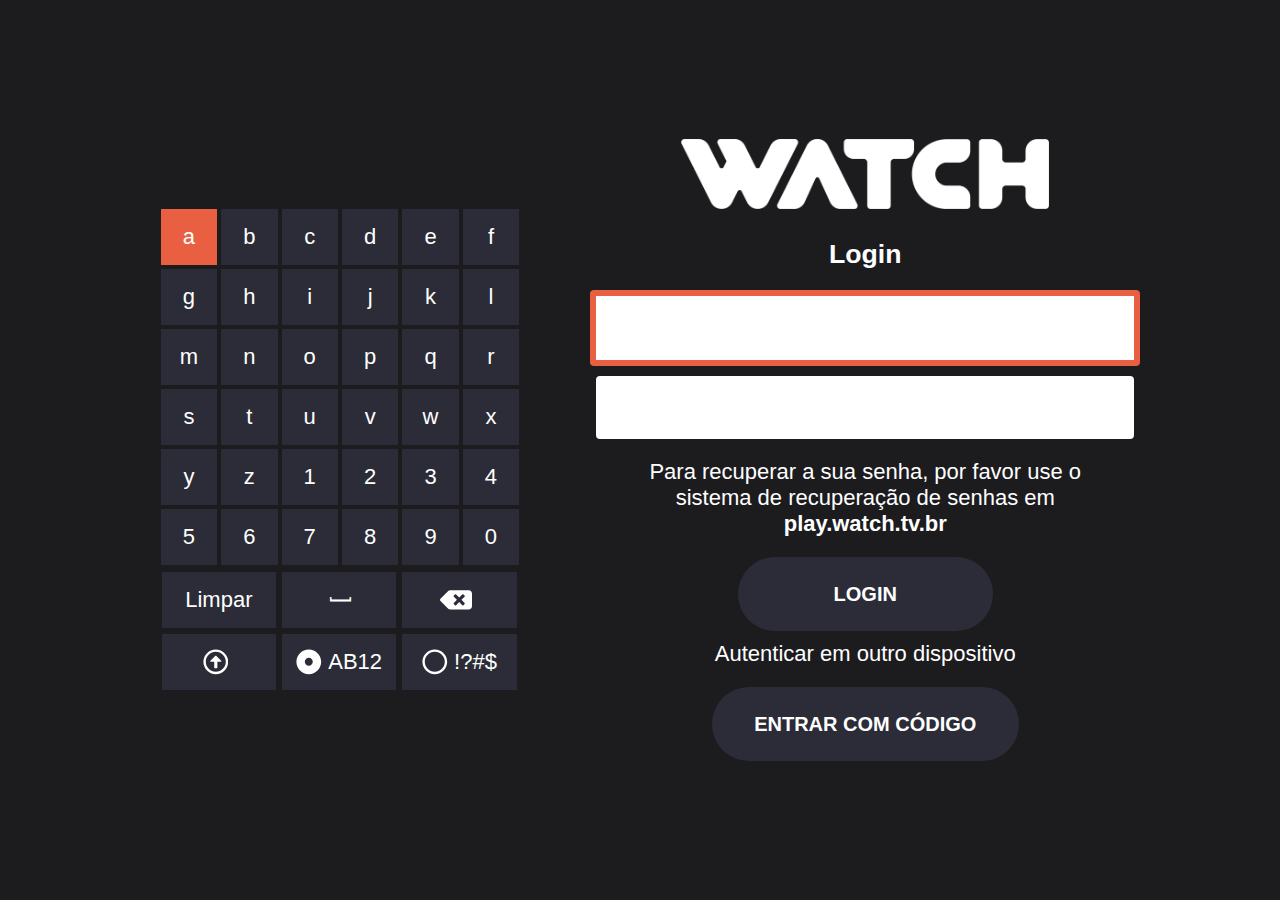
<file: pages/profile-user/index.html>
<!DOCTYPE html>
<html lang="pt-br">
  <head>
    <meta charset="UTF-8" />
    <meta http-equiv="X-UA-Compatible" content="IE=edge" />
    <meta name="viewport" content="width=device-width, initial-scale=1.0" />
    <link
      rel="icon"
      type="image/png"
      sizes="16x16"
      href="/images/favicon-16x16.png"
    />
    <link rel="stylesheet" type="text/css" href="style.css" />

    <script src="../../axios/axios.min.js"></script>
  </head>

  <body>
    <div class="container-popup" id="containerPopup">
      <div class="popup">
        <div class="popup--text-title">FECHAR SESSAO?</div>
        <p class="popup--text-description">
          Tem certeza que deseja fechar a sessão?
        </p>
        <div class="popup--buttons">
          <button class="popup--buttons-button" id="keepSection">
            MANTER SESSÃO
          </button>
          <button class="popup--buttons-button" id="closeSection">
            FECHAR SESSÃO
          </button>
        </div>
      </div>
    </div>
    <div class="menu-container">
      <header class="container--header">
        <div class="container--header-icon">
          <img src="../../images/logo.svg" />
        </div>
        <div class="container--header-items">
          <div class="header--items">
            <div
              onclick="goTo('../home/index.html')"
              class="header--item"
              id="item-0"
            >
              Home
            </div>
            <div
              onclick="goTo('../movie/index.html')"
              class="header--item"
              id="item-1"
            >
              Filmes
            </div>
            <div
              onclick="goTo('../series/index.html')"
              class="header--item"
              id="item-2"
            >
              Séries
            </div>
            <div
              onclick="goTo('../live/index.html')"
              class="header--item"
              id="item-3"
            >
              AO VIVO
            </div>
            <div
              onclick="goTo('../favorites/index.html')"
              class="header--item"
              id="item-4"
            >
              Favoritos
            </div>
            <div class="header--items-sp">
              <div
                onclick="goTo('../filters/index.html')"
                class="header--items-search"
                id="item-5"
              >
                <img class="item-search-img" id="item-5-img" />
              </div>
              <div
                onclick="goTo('../profile-user/index.html')"
                class="header--items-settings"
                id="item-6"
              >
                <img class="item-settings-img" id="item-6-img" />
              </div>
            </div>
          </div>
        </div>
      </header>
    </div>

    <div class="container-options">
      <div class="box-left box-left-item">
        <ul>
          <li onclick="clickTerms()" class="box-left-item" id="terms">
            <p id="terms-text">TERMOS DE USO</p>
          </li>
          <li onclick="clickProfiles()" class="box-left-item" id="user">
            PERFIL
          </li>
          <li onclick="logout()" class="box-left-item" id="logout">LOGOUT</li>
          <li class="versão">Versão 2.2.16</li>
        </ul>
      </div>
      <div class="box-right" id="box-right">
        <div class="container-dinamic-terms" id="container-dinamic-terms">
          <div class="user-terms">
            <h1>TERMOS DE USO E PRIVACIDADE</h1>

            <p>
              Bem-vindo aos termos de uso e privacidade da WATCH BRASIL. Estes
              termos são válidos entre você, USUÁRIO, e a WATCH BRASIL, para
              regular o uso do site www.watch.tv.br, do respectivo aplicativo
              móvel e dos seus conteúdos. Lembramos que estes termos deverão ser
              respeitados por todos visitantes e usuários. Toda vez que você
              acessar, navegar ou utilizar o serviço WATCH BRASIL, você estará
              automaticamente de acordo com os termos deste contrato.
            </p>

            <p>
              Integram os presentes TERMOS DE USO todos os avisos, regulamentos
              de uso e instruções levados ao conhecimento dos usuários e
              visitantes pela WATCH BRASIL.
            </p>

            <p>
              Todos os avisos, regulamentos de uso e instruções passados pela
              WATCH BRASIL para seus usuários e visitantes fazem parte dos
              TERMOS DE USO.
            </p>

            <h2>GLOSSÁRIO</h2>

            <p>
              Para facilitar a compreensão deste Termo de Uso e Privacidade,
              devem ser considerados os seguintes conceitos:
            </p>

            <p>
              Antispam Sistema que evita correspondências não desejadas, como
              publicidade em massa, pelo bloqueio de mensagens ou movendo-as
              para pasta específica.
            </p>

            <h3>Aplicativo spider</h3>

            <p>
              Programa desenvolvido para obter informações de modo automatizado
              na Internet, navegando pela web (teia) como se fosse uma spider
              (aranha).
            </p>

            <h3>Conta de Acesso</h3>

            <p>
              Credencial de um usuário cadastrado que permite o acesso à área
              restrita e às funcionalidades exclusivas, que é definida por nome
              de usuário (login) e senha.
            </p>

            <h3>Dados Cadastrais</h3>

            <p>
              Conjunto de informações pessoais de um internauta que o
              identificam, diferenciando-o dos demais. Por exemplo: número do
              documento de identidade (RG ou RNE), cadastro de pessoa física
              (CPF) ou jurídica (CNPJ), endereço residencial ou comercial, sede,
              nome completo, entre outros.
            </p>

            <h3>Layout</h3>

            <p>
              Conjunto compreendido entre aparência, design e fluxos do site.
            </p>

            <h3>Link</h3>

            <p>Terminologia para endereço de Internet.</p>

            <h3>Login</h3>

            <p>
              Nome de usuário escolhido pelo visitante quando preenche o
              cadastro para acesso a funcionalidades exclusivas do portal.
            </p>

            <h3>Logon</h3>

            <p>
              Ato de o visitante cadastrado ingressar na área restrita do portal
              utilizando login e senha.
            </p>

            <h3>Logs</h3>

            <p>Registros de atividades do visitante efetuadas no portal.</p>

            <h3>Senha</h3>

            <p>
              Conjunto de caracteres que serve como prova de identidade digital
              do usuário, cujo conhecimento deve ser exclusivo e único.
            </p>

            <h3>Usuário</h3>

            <p>
              Qualquer visitante que acesse a área restrita do site, mediante
              uma conta de acesso.
            </p>

            <h3>Visitante</h3>

            <p>Qualquer pessoa que navegar pelo site.</p>

            <h3>Webmastering</h3>

            <p>
              Compreende criação, programação, desenvolvimento, controle e
              disponibilidade de páginas de Internet.
            </p>

            <h3>Cookies</h3>

            <p>
              Arquivos enviados pelo servidor do portal para o computador dos
              visitantes e usuários, com a finalidade de identificar o
              computador e obter dados de acesso, como páginas navegadas ou
              links clicados, permitindo, desta forma, personalizar a navegação
              dos visitantes e usuários no portal, de acordo com seu perfil.
            </p>

            <h3>Video on demand (VOD)</h3>

            <p>
              Conceito implementado por sistemas que permitem ao usuário
              selecionar e assistir conteúdo de vídeo sobre uma rede como parte
              de um sistema de TV interativo. Podem ser em streaming, no qual o
              vídeo é imediatamente executado a medida que os pacotes de dados
              referentes ao conteúdo chegam através da rede, ou baixados
              (download) inteiramente para após serem visualizados.
            </p>

            <h3>Subscription Video on Demand (SVOD)</h3>

            <p>
              Termo utilizado para especificar a assinatura de filmes digitais.
              Neste caso, o assinante paga um valor fixo mensal e tem acesso a
              todo o acervo digital da locadora virtual.
            </p>

            <h3>Transactional Video on Demand (TVOD)</h3>

            <p>
              Termo utilizado para especificar o aluguel de filmes digitais.
              Neste caso, o consumidor paga individualmente por cada vídeo a ser
              assistido, que estará disponível para “plays ilimitados” por um
              prazo de 24h a 48h após o primeiro play.
            </p>

            <h2>OBJETO</h2>

            <p>
              Através do site e aplicativo móvel, a WATCH BRASIL disponibilizará
              o acesso aos usuários e visitantes os diversos conteúdos. O site e
              o aplicativo móvel são plataformas de acesso aos serviços SVOD e
              TVOD prestados por intermédio da WATCH BRASIL, ou seja, as
              plataformas oferecem filmes digitais, e outros conteúdos de vídeo,
              por meio de um catálogo de títulos, para você assistir durante o
              período de sua assinatura ou, em alguns casos específicos, através
              de aluguel de filmes digitais.
            </p>

            <p>
              O serviço e o conteúdo digital podem ser acessados tanto pelo
              site, quanto pelo aplicativo móvel da WATCH BRASIL. Se você tem
              menos de 18 anos, ou é menor de idade segundo a regra de sua
              localidade, você poderá utilizar o serviço apenas mediante a
              participação de pai, mãe ou responsável.
            </p>

            <p>
              A WATCH BRASIL se reserva o direito de modificar unilateralmente,
              a qualquer momento e sem prévio aviso, a apresentação e
              configuração do site e do aplicativo móvel, assim como o de
              eliminar ou modificar, os conteúdos, os termos de uso e
              privacidade, os avisos, regulamentos e instruções de uso.
            </p>

            <h2>SERVIÇO</h2>

            <p>
              O serviço permitirá a você: (i) acessar o conteúdo digital através
              de uma assinatura, durante o tempo limitado do período da
              assinatura; (ii) alugar conteúdo digital para assistir por um
              tempo limitado.
            </p>

            <h2>CONDIÇÕES DE ACESSO E UTILIZAÇÃO DO SITE</h2>

            <h2>ACESSO E RESTRIÇÕES DE FUNCIONALIDADE</h2>

            <p>
              As plataformas da WATCH BRASIL são dedicadas às atividades de
              disponibilização de conteúdo audiovisual por meio das modalidades
              de serviço SVOD e TVOD. Para utilizar funcionalidades exclusivas,
              você deverá obter uma conta de acesso, por meio de procedimento de
              cadastro.
            </p>

            <p>
              Vale lembrar que não é permitido aos visitantes e usuários
              acessarem as áreas de programação do site e do aplicativo móvel,
              seus bancos de dados ou qualquer conjunto de informações que faça
              parte da atividade de webmastering, ficando sujeito quem o fizer à
              legislação penal brasileira e obrigado a reparar os danos que
              causar.
            </p>

            <p>
              Também não é autorizado realizar ou permitir engenharia reversa,
              nem traduzir, descompilar, copiar, modificar, reproduzir, alugar,
              sublicenciar, publicar, divulgar, transmitir, emprestar,
              distribuir ou, de outra maneira, dispor das ferramentas de
              consulta deste portal, aplicativo móvel e de suas funcionalidades.
            </p>

            <p>
              Destaca-se que nesse portal e aplicativo móvel é proibida a
              utilização de aplicativo spider ou de mineração de dados, de
              qualquer tipo ou espécie, além de outro aqui não tipificado, mas
              que atue como um robô, tanto para realizar operações massificadas
              ou para quaisquer outras finalidades, sob aplicação da legislação
              penal brasileira e de reparar os danos que decorrerem desta
              utilização.
            </p>

            <p>
              Ressalta-se, também, que é ônus dos visitantes e usuários arcar
              com os meios necessários para navegar neste portal e aplicativo
              móvel, incluindo acesso à Internet.
            </p>

            <h2>
              UTILIZAÇÃO DO SITE, APLICATIVO MÓVEL E DE SEUS CONTEÚDOS SOB A
              EXCLUSIVA RESPONSABILIDADE DO USUÁRIO
            </h2>

            <p>
              Vale lembrar que sua conta de acesso, login e senha, são de uso
              pessoal e que a navegação é de sua inteira responsabilidade.
            </p>

            <p>
              A WATCH BRASIL não se responsabiliza pelos atos praticados por
              seus visitantes e usuários no ambiente oferecido pelo portal e
              aplicativo móvel, devendo cada um ser imputado de acordo com a
              qualidade do uso da plataforma.
            </p>

            <h2>UTILIZAÇÃO DO SITE, APLICATIVO MÓVEL E DOS SEUS CONTEÚDOS</h2>

            <p>
              A disponibilização dos conteúdos pela WATCH BRASIL somente
              ocorrerá mediante o fornecimento de algumas informações sobre o
              usuário, essas informações serão solicitadas a você para criação
              da sua conta de acesso.
            </p>

            <p>
              Pelo aceite destes termos, o usuário compromete-se a utilizar o
              site, o aplicativo móvel e os seus conteúdos em conformidade com a
              lei, com o disposto nestes Termos de Uso e Privacidade, com a
              moral, os bons costumes e com a ordem pública. Da mesma forma, se
              obriga a não utilizar o site e o aplicativo móvel e seus conteúdos
              de forma nociva aos direitos e interesses de terceiros, ou de
              qualquer forma que possa vir a causar dano, sobrecarregar,
              inutilizar ou impedir a normal utilização das plataformas WATCH
              BRASIL e dos seus conteúdos.
            </p>

            <p>
              O usuário deverá abster-se de obter desenhos, informações,
              gráficos, mensagens, arquivos de som e/ou imagem, fotografias,
              gravações, programas e/ou qualquer outro tipo de material
              acessível através do site e aplicativo móvel ou dos conteúdos,
              inclusive de marca, empregando meios ou procedimentos diversos
              daqueles que disponibilizados ou indicados com este propósito nas
              páginas do site e aplicativo móvel.
            </p>

            <p>
              O usuário obriga-se a utilizar os conteúdos de forma lícita e,
              além disso: - Se abstém de copiar, distribuir, modificar, divulgar
              o conteúdo ao público através de qualquer modalidade de
              comunicação; de modificar os conteúdos, a menos que obtenha
              autorização da WATCH BRASIL; - Se abstém de eliminar ou manipular
              o copyright ou outros dados que identifiquem os direitos da WATCH
              BRASIL ou ainda direitos incorporados ao site e aplicativo móvel e
              seus conteúdos de propriedade de terceiros, bem como os
              dispositivos de proteção, as marcas ou quaisquer mecanismos de
              informação.
            </p>

            <h2>CONTA DE ACESSO DO USUÁRIO E DO CONTEÚDO</h2>

            <p>
              Condições de preço e ofertas para assinaturas, serviços de
              assinatura, a extensão do conteúdo digital por assinatura
              disponível e os títulos específicos disponíveis através de
              serviços de assinatura poderão mudar conforme o tempo, sem aviso
              (salvo se exigido por lei). A menos que indicado de outra forma,
              quaisquer alterações de preço valem para o início do período de
              assinatura seguinte. Se você não estiver de acordo com uma
              modificação na assinatura, você poderá cancelar a assinatura nos
              termos do seu Contrato de Adesão.
            </p>

            <p>
              Não oferecemos garantias quanto à disponibilidade de um conteúdo
              digital específico por assinatura ou quanto a uma quantidade
              mínima de conteúdo digital disponível por assinatura em
              determinada categoria de assinatura.
            </p>

            <h2>DO ACESSO AO CONTEÚDO</h2>

            <p>
              A WATCH BRASIL concede a você uma licença limitada, não exclusiva,
              não transferível, não sublicenciável, durante o período de acesso
              aplicável, para acessar e visualizar o conteúdo digital em
              conformidade com as regras de uso e privacidade, para uso pessoal,
              não comercial e privado. Nós poderemos remover automaticamente o
              conteúdo digital do seu dispositivo compatível após o término do
              período de acesso. O referido acesso ao conteúdo é sujeito ao
              pagamento de valores para alugar ou acessar conteúdo digital, e ao
              adimplemento de todos os termos deste contrato.
            </p>

            <p>
              Assim, você não poderá (i) transferir, copiar ou exibir o conteúdo
              digital, salvo nos termos autorizados por este contrato; (ii)
              vender, alugar, conceder, distribuir ou transmitir qualquer
              direito ao conteúdo digital; (iii) remover qualquer aviso de
              propriedade intelectual ou etiqueta do conteúdo digital; (iv)
              tentar desabilitar, evitar, modificar, frustrar ou de outra forma
              lograr qualquer gestão de direito digital ou outro sistema de
              proteção de conteúdo utilizado como parte do serviço; ou (v)
              utilizar o serviço ou conteúdo digital para qualquer propósito
              comercial ou ilegal.
            </p>

            <p>
              Streaming - SVOD: você poderá assistir a vídeos online, via
              streaming, através do seu navegador Web, aplicativo móvel para
              smartphone (Android).
            </p>

            <p>
              Conteúdo alugado – TVOD: você poderá assistir a vídeos online, via
              streaming, através do seu navegador Web, aplicativo móvel para
              smartphone (Android). Você terá, normalmente, entre 24 a 48 horas
              para terminar de assistir a um vídeo alugado, contadas a partir do
              começo do streaming.
            </p>

            <p>
              Todas as operações de locação são definitivas, não é admitido
              qualquer devolução de conteúdo ou indenização por desistência.
            </p>

            <p>
              Qualidade: a qualidade e resolução de reprodução do conteúdo
              digital que você recebe dependerá de um número de fatores,
              incluindo o tipo de dispositivo compatível no qual você está
              acessando o conteúdo digital e a velocidade da sua conexão, que
              poderá aumentar ou diminuir durante a visualização. Mesmo fazendo
              o máximo esforço para fornecer uma experiência de alta qualidade
              de visualização, não oferecemos garantias quanto à resolução ou
              qualidade do conteúdo digital ao qual você terá acesso por
              streaming, mesmo que tenha pago um valor extra para ter conteúdo
              de alta definição (HD), de ultra-alta definição (UHD) ou de grande
              alcance dinâmico (HDR).
            </p>

            <p>
              Disponibilidade do conteúdo digital: O conteúdo digital, via de
              regra, ficará disponível para streaming, mas poderá tornar-se
              indisponível devido a potenciais restrições de licenciamento do
              provedor de conteúdo ou por outros motivos, e a WATCH BRASIL não
              será responsável perante você se o conteúdo digital se tornar
              indisponível.
            </p>

            <h2>
              INFORMAÇÕES GERAIS SOBRE O SITE, APLICATIVO MÓVEL E SEU
              FUNCIONAMENTO
            </h2>

            <p>
              Este site e aplicativo móvel são apresentados ao público da web na
              maneira como estão disponíveis, podendo passar por constantes
              aprimoramentos e atualizações, não ficando obrigada a WATCH BRASIL
              a manter uma estrutura ou layout, se não por sua própria
              conveniência.
            </p>

            <p>
              A WATCH BRASIL envida seus esforços para a disponibilidade
              contínua e permanente do portal e aplicativo móvel, ficando
              sujeita, todavia, a eventos extraordinários, como desastres
              naturais, falhas ou colapsos nos sistemas centrais de comunicação
              e acesso à Internet ou fatos de terceiro, que fogem de sua esfera
              de vigilância e responsabilidade.
            </p>

            <p>
              Dessa forma, os visitantes e usuários não possuem qualquer direito
              para exigir a disponibilidade do portal/aplicativo móvel conforme
              melhor lhes convém, tampouco poderão pleitear indenização ou
              reparação de danos no caso de este portal permanecer fora do ar,
              nas hipóteses de casos fortuitos ou de força maior, bem como por
              culpa de terceiros e fornecedores de conteúdo.
            </p>

            <p>
              Destaca-se que a WATCH BRASIL poderá, a seu exclusivo critério e
              conveniência, excluir ou suspender a conta de acesso de
              determinado usuário do portal, em virtude de suspeita de
              inexatidão de informações ou prática criminosa de algum ato. Essa
              faculdade não exime os usuários e visitantes de fornecer sempre os
              dados verdadeiros e praticar condutas que coadunem com o propósito
              de existência do portal e de seu cadastro nele.
            </p>

            <h2>COMUNICAÇÃO DA EMPRESA COM SEUS VISITANTES E USUÁRIOS</h2>

            <p>
              A WATCH BRASIL utilizará como principais canais de comunicação com
              os usuários o e-mail informado durante a interação com o
              site/aplicativo móvel, nas suas mais diversas modalidades, bem
              como o sistema de mensagens nativo do próprio portal.
            </p>

            <p>
              A responsabilidade pelo recebimento dos comunicados é exclusiva
              dos usuários, por isso é indispensável que sempre forneçam os
              dados corretos e precisos à WATCH BRASIL, e os mantenha
              atualizados.
            </p>

            <p>
              É igualmente de responsabilidade dos usuários deixarem seus
              sistemas de antispam configurados de modo que não interfiram no
              recebimento dos comunicados e matéria da WATCH BRASIL, não sendo
              aceitável nenhuma escusa caso não tenha tido acesso a algum e-mail
              em virtude desse bloqueio ou filtro similar.
            </p>

            <h2>
              PRIVACIDADE E SEGURANÇA DO SITE, APLICATIVO MÓVEL E DOS SEUS
              CONTEÚDOS
            </h2>

            <p>
              A WATCH BRASIL tem o compromisso com a privacidade e a segurança
              de seus usuários e visitantes durante todo o processo de navegação
              pelo site e aplicativo móvel. Os dados cadastrais dos usuários não
              são vendidos, trocados ou divulgados para terceiros, exceto quando
              essas informações são necessárias para o processo de entrega, para
              cobrança, ou para participação em promoções solicitadas pelos
              usuários e visitantes. Seus dados pessoais são peça fundamental
              para que seu cadastro seja feito.
            </p>

            <p>
              A WATCH BRASIL utiliza cookies e informações de sua navegação
              (sessão do browser) no portal de acesso/aplicativo móvel com o
              objetivo de traçar um perfil do público que visita o
              site/aplicativo móvel e aperfeiçoar sempre nossos serviços,
              produtos e conteúdos.
            </p>

            <p>
              Durante todo este processo, mantemos suas informações em sigilo
              absoluto. Vale lembrar que seus dados são registrados pela WATCH
              BRASIL de forma automatizada, dispensando manipulação humana.
            </p>

            <p>
              Para que estes dados permaneçam intactos, nós desaconselhamos
              expressamente a divulgação de sua senha a terceiros, mesmo a
              amigos e parentes.
            </p>

            <p>
              A WATCH BRASIL exime-se de responsabilidade pelos danos, prejuízos
              e/ou lucros cessantes de qualquer natureza que possam advir do
              conhecimento que possam ter terceiros não autorizados a respeito
              de condições, características e circunstâncias de uso que os
              usuários e visitantes fazem do site e aplicativo móvel ou de seus
              conteúdos.
            </p>

            <p>
              Os usuários e visitantes autorizam a receber demais conteúdos via
              e- mail, relacionados aos parceiros da WATCH BRASIL, com assuntos
              de interesse dos mesmos.
            </p>

            <p>
              As alterações sobre nossa política de privacidade serão
              devidamente informadas neste espaço.
            </p>

            <h2>OBTENÇÃO DOS DADOS E INFORMAÇÕES</h2>

            <p>
              Os dados e informações serão obtidos quando os visitantes e
              usuários: - realizarem seus cadastros com preenchimento das
              informações necessárias; - interagirem com as diversas
              funcionalidades existentes no portal, fornecendo as informações
              voluntariamente; ou - adquirirem alguns dos produtos ou serviços
              oferecidos no site ou aplicativo móvel.
            </p>

            <h2>
              INFORMAÇÕES COLETADAS – FINALIDADE, ATUALIZAÇÃO OU MUDANÇA DE
              PERFIL E FORMA DE UTILIZAÇÃO
            </h2>

            <p>
              Através dos cadastros, buscamos aprimorar nosso canal de
              comunicação com nosso público, de forma a identifica-lo melhor
              para atender às suas necessidades, expectativas e preferências.
              Algumas informações são de preenchimento obrigatório, importantes
              para que a WATCH BRASIL possa identifica-lo melhor e
              disponibilizar adequadamente as informações e serviços de acordo
              com sua necessidade.
            </p>

            <p>
              As informações sobre os usuários e visitantes serão armazenadas em
              um servidor seguro e têm o intuito exclusivo de fornecer
              informações diversas e respostas às perguntas por eles realizadas.
            </p>

            <p>
              Dessa forma, todos os dados e informações coletados dos visitantes
              e usuários serão incorporados ao banco de dados do portal e
              aplicativo móvel, sendo seu responsável WATCH TV ENTRETENIMENTOS
              LTDA - ME, com endereço na Rua Ettore Giovine, 2477, Centro,
              Paranavaí-PR, CEP 87701-150, inscrita no CNPJ/MF sob o nº
              24.817.685/0001-21.
            </p>

            <p>
              Contudo, considerando que nenhum sistema de segurança é
              absolutamente seguro, a WATCH BRASIL se exime de quaisquer
              responsabilidades por eventuais danos e/ou prejuízos decorrentes
              de falhas, vírus ou invasores do banco de dados do portal, salvo
              no caso de dolo ou culpa da mesma.
            </p>

            <p>
              - O usuário, ao cadastrar-se no site e aplicativo móvel, autoriza
              a WATCH BRASIL o envio de correspondências eletrônicas
              periodicamente, para fins de informação e divulgação de seus
              serviços; - O usuário se responsabiliza pela precisão e veracidade
              dos dados informados e reconhece que a inconsistência destes
              poderá implicar a impossibilidade de acessar o site e aplicativo
              móvel; - O usuário assume inteira responsabilidade pela guarda,
              sigilo e boa utilização do login e senhas cadastrados, isentando a
              WATCH BRASIL de qualquer responsabilidade; - O login e senha só
              poderão ser utilizados pelo usuário cadastrado, sendo
              expressamente proibido o compartilhamento de login e/ou senha com
              quaisquer terceiros; Os dados pessoais dos usuários não serão
              compartilhados com terceiros, visando preservar a privacidade
              destes, sendo que os dados adquiridos somente poderão ser
              acessados por profissionais devidamente autorizados pela WATCH
              BRASIL, respeitando a necessidade a que serão submetidos – aos
              objetivos do portal e aplicativo móvel e aos interesses dos
              visitantes e usuários.
            </p>

            <h2>USO DE COOKIES</h2>

            <p>
              O site e aplicativo móvel utilizam a tecnologia de identificação
              baseada em cookies (pequenos arquivos de texto enviados através da
              Internet para o seu navegador, que ficam armazenados em seu
              computador e que permitem o reconhecimento dos computadores que
              acessam nosso site). Um cookie não pode ler informações do disco
              rígido do seu computador. Através deles, podemos conhecer suas
              preferências e disponibilizar conteúdos personalizados para você.
              Estes cookies são seguros, privados, anônimos, não transmitem
              vírus e são utilizados para o benefício dos usuários e visitantes.
            </p>

            <p>
              Em geral, os Web Browsers já são configurados de forma a permitir
              a criação de cookies. Contudo, você pode especificar se deseja ou
              não que o browser pergunte antes de gravar cookies de um site
              determinado no disco rígido de seu computador. Da mesma forma,
              você pode escolher se permite ou não que seu browser aceite
              cookies da WATCH BRASIL ou de qualquer outro site, e especificar
              configurações diferentes para zonas de segurança diferentes.
            </p>

            <p>
              Vale ressaltar que os cookies, após aceitos, agem como “cartão de
              visita” do usuário, ou seja, são uma forma de facilitar a sua
              identificação na conexão com o site e aplicativo móvel. Caso o
              usuário opte por bloquear os cookies, não será possível realizar o
              login no site e aplicativo móvel.
            </p>

            <h2>REGISTRO DE ATIVIDADES</h2>

            <p>
              A WATCH BRASIL registrará todas as atividades efetuadas pelos
              visitantes e usuários no portal, por meio de logs, incluindo: -
              Ações efetuadas; - Datas e horários de cada acesso; Os referidos
              registros poderão ser utilizados pela WATCH BRASIL em casos de
              investigação de fraudes ou de alterações indevidas em seus
              sistemas e cadastros.
            </p>

            <h2>VÍRUS E/OU OUTROS ELEMENTOS NOCIVOS NOS CONTEÚDOS</h2>

            <p>
              A WATCH BRASIL exime-se de responsabilidade pelos danos, prejuízos
              e/ou lucros cessantes de qualquer natureza que possam advir de
              vírus ou de outros elementos nocivos nos conteúdos e que, desta
              forma, possam produzir alterações e/ou danos nos equipamentos e
              programas dos usuários.
            </p>

            <h2>
              CONFIABILIDADE E UTILIDADE DO PORTAL DE GERENCIAMENTO E DOS SEUS
              CONTEÚDOS
            </h2>

            <p>
              A WATCH BRASIL exime-se de responsabilidade pelos danos, prejuízos
              e/ou lucros cessantes de qualquer natureza que possam decorrer: -
              Da infração aos direitos de propriedade intelectual ou industrial,
              dos segredos empresariais, de compromissos contratuais de qualquer
              tipo, dos direitos à honra, à intimidade pessoal e familiar e à
              imagem das pessoas, dos direitos de propriedade e de toda e
              qualquer natureza pertencentes a um terceiro como consequência da
              transmissão, difusão, armazenamento, disponibilização, recepção,
              obtenção ou acesso ao site, aplicativo móvel ou aos seus
              conteúdos; - Da transmissão, difusão, armazenamento,
              disponibilização, recepção, obtenção ou acesso aos conteúdos, e em
              particular, ainda que não de modo exclusivo, pelos danos,
              prejuízos e/ou lucros cessantes que possam decorrer do
              descumprimento da lei, da moral e dos bons costumes geralmente
              aceitos ou a ordem pública como consequência da transmissão,
              difusão, armazenamento, disponibilização, recepção, obtenção ou
              acesso ao site, aplicativo móvel ou aos conteúdos; - Da
              inadequação para qualquer tipo de propósito ou da frustração das
              expectativas geradas pelo site, aplicativo móvel, ou seus
              conteúdos; - Da falta de precisão, extinção, pertinência e/ou
              atualidade do site ou dos seus conteúdos; - Da realização de atos
              de concorrência desleal e publicidade ilícita em decorrência da
              transmissão, difusão, armazenamento, disponibilização, recepção,
              obtenção ou acesso ao site, aplicativo móvel ou aos conteúdos.
            </p>

            <h2>
              UTILIZAÇÃO DO SITE, APLICATIVO MÓVEL E DOS CONTEÚDOS PELOS
              CONTRATANTES
            </h2>

            <p>
              A WATCH BRASIL não garante que os usuários e visitantes usem suas
              plataformas e os conteúdos em conformidade com a lei, com estes
              Termos de Uso e Privacidade respeitando a aplicação da moral e dos
              bons costumes geralmente aceitos pela ordem pública.
            </p>

            <p>
              A WATCH BRASIL também não possui a obrigação de verificar a
              identidade dos usuários, nem a veracidade, vigência, extensão e/ou
              autenticidade dos dados e informações que eles proporcionem sobre
              si mesmos a outros usuários.
            </p>

            <p>
              Portanto, a WATCH BRASIL exime-se de responsabilidade pelos danos,
              prejuízos e/ou lucros cessantes de qualquer natureza que possam
              advir da utilização dos serviços e dos conteúdos ou que possam
              dever-se à falta de veracidade, vigência, extensão e/ou
              autenticidade da informação que os usuários proporcionem a outros
              usuários sobre si mesmos.
            </p>

            <h2>DIREITOS AUTORAIS E PROPRIEDADE INTELECTUAL DO PORTAL</h2>

            <p>
              O uso comercial das expressões da WATCH BRASIL, como marca, nome
              empresarial ou nome de domínio, além dos conteúdos das telas do
              portal, assim como os programas, conteúdos digitais, bancos de
              dados, redes, arquivos que permitem que o usuário acesse sua conta
              são de propriedade da WATCH TV ENTRETENIMENTOS LTDA - ME, com
              endereço na Rua Ettore Giovine, 2477, Centro, Paranavaí- PR, CEP
              87701-150, inscrita no CNPJ/MF sob o nº 24.817.685/0001- 21 e
              estão protegidos pelas leis e tratados internacionais de direito
              autoral, marcas e patentes, modelos e desenhos industriais.
            </p>

            <p>
              A WATCH BRASIL não concede tacitamente nenhuma licença ou
              autorização de uso de nenhum tipo sobre seus direitos de
              propriedade industrial e intelectual, segredos empresariais ou
              sobre qualquer outra propriedade ou direito relacionado com o
              site, aplicativo móvel ou seus conteúdos.
            </p>

            <p>
              A reprodução dos conteúdos descritos anteriormente está proibida,
              salvo com prévia autorização por escrito da WATCH BRASIL ou se
              destinarem a uso exclusivamente pessoal e sem que em nenhuma
              circunstância os visitantes e usuários adquiram qualquer direito
              sobre os mesmos.
            </p>

            <h2>RECUSA E RETIRADA DO ACESSO AO SITE E/OU AOS SEUS CONTEÚDOS</h2>

            <p>
              A WATCH BRASIL reserva-se o direito de recusar ou retirar o acesso
              ao site, aplicativo móvel e/ou aos seus conteúdos, a qualquer
              momento e sem necessidade de prévio aviso, por iniciativa própria
              ou por exigência de um terceiro, daqueles usuários que descumpram
              estes Termos de Uso e Privacidade ou que, de alguma forma,
              executem ações que resultem ou possam resultar em atividades
              ilegais.
            </p>

            <h2>DURAÇÃO E FINALIZAÇÃO</h2>

            <p>
              A WATCH BRASIL se reserva no direito de alterar esse termo para
              adaptá-lo à legislação aplicável ou às boas práticas comerciais de
              uso da internet.
            </p>

            <h2>ACEITE</h2>

            <p>
              Ao acessar o site ou aplicativo móvel da WATCH BRASIL e clicar no
              campo “Li e aceito os Termos e Condições de Uso e Política de
              Privacidade” os usuários, expressamente e sem ressalvas concordam
              com todos os referidos termos e condições, inclusive com o
              recebimento no seu e-mail contendo mensagens promocionais da WATCH
              BRASIL e seus parceiros.
            </p>

            <h2>LEI APLICÁVEL E FORO</h2>

            <p>
              Estes Termos de Uso são regidos pelas leis brasileiras. A WATCH
              BRASIL e o usuário, com renúncia expressa a qualquer outro foro,
              se submetem ao Foro de Paranavaí/PR.
            </p>
          </div>
        </div>
        <div class="container-dinamic-user" id="container-dinamic-user"></div>
      </div>
    </div>

    <div
      style="display: none"
      id="pin-keyboard--back-button"
      class="pin-keyboard--back-button"
    >
      <p
        onclick="KeyboardClickClose()"
        id="pin-keyboard--back-button-text"
        class="pin-keyboard--back-button-text"
      >
        <svg
          xmlns="http://www.w3.org/2000/svg"
          width="29.295"
          height="47.266"
          viewBox="0 0 29.295 47.266"
        >
          <g
            id="Grupo_2108"
            data-name="Grupo 2108"
            transform="translate(-180.551 -127.169)"
          >
            <path
              id="Caminho_321"
              data-name="Caminho 321"
              d="M-21567.809-11930.749l-17.98-17.977,17.98-17.975"
              transform="translate(21771.998 12099.526)"
              fill="none"
              stroke="#fff"
              stroke-linecap="round"
              stroke-width="8"
            />
          </g>
        </svg>
        <span class="pin-keyboard-text-voltar">Voltar</span>
      </p>
    </div>
    <div
      style="display: none"
      id="pin-keyboard--container"
      class="pin-keyboard--container"
    >
      <div class="pin-keyboard--header">
        <div class="pin-keyboard--profile">
          <img
            id="pin-keyboard--profile-img"
            class="pin-keyboard--profile-img"
          />
          <p id="pin-keyboard--username" class="pin-keyboard--username"></p>
        </div>
      </div>
      <div class="pin-keyboard--body">
        <div class="pin-keyboard--input">
          <p id="pin-keyboard--input-label" class="pin-keyboard--input-label">
            Insira aqui a sua senha de controle parental para entrar no perfil
          </p>

          <div id="pin-keyboard--input-field" class="pin-keyboard--input-field">
            <p id="pin-keyboard--input-text" class="pin-keyboard--input-text">
              - &nbsp - &nbsp - &nbsp -
            </p>
          </div>

          <p
            onclick="goTo('../forgetpassword/index.html')"
            id="pin-keyboard--forget-link"
            class="pin-keyboard--forget-link"
          >
            Esqueceu a senha?
          </p>
        </div>
        <div class="pin-keyboard--buttons">
          <div class="pin-keyboard--buttons-up">
            <div
              id="2-0"
              onclick="handleUserClickNumber('2-0', 0)"
              class="pin-keyboard--button background-active"
            >
              0
            </div>
            <div
              onclick="handleUserClickNumber('2-1', 1)"
              id="2-1"
              class="pin-keyboard--button"
            >
              1
            </div>
            <div
              onclick="handleUserClickNumber('2-2', 2)"
              id="2-2"
              class="pin-keyboard--button"
            >
              2
            </div>
            <div
              onclick="handleUserClickNumber('2-3', 3)"
              id="2-3"
              class="pin-keyboard--button"
            >
              3
            </div>
            <div
              onclick="handleUserClickNumber('2-4', 4)"
              id="2-4"
              class="pin-keyboard--button"
            >
              4
            </div>
            <div
              onclick="handleUserClickNumber('2-5', NaN)"
              id="2-5"
              class="pin-keyboard--button-xl"
            >
              Limpar
            </div>
          </div>
          <div class="pin-keyboard--buttons-down">
            <div
              onclick="handleUserClickNumber('3-0', 5)"
              id="3-0"
              class="pin-keyboard--button"
            >
              5
            </div>
            <div
              onclick="handleUserClickNumber('3-1', 6)"
              id="3-1"
              class="pin-keyboard--button"
            >
              6
            </div>
            <div
              onclick="handleUserClickNumber('3-2', 7)"
              id="3-2"
              class="pin-keyboard--button"
            >
              7
            </div>
            <div
              onclick="handleUserClickNumber('3-3', 8)"
              id="3-3"
              class="pin-keyboard--button"
            >
              8
            </div>
            <div
              onclick="handleUserClickNumber('3-4', 9)"
              id="3-4"
              class="pin-keyboard--button"
            >
              9
            </div>
            <div
              onclick="handleUserClickNumber('3-5', NaN)"
              id="3-5"
              class="pin-keyboard--button-xl"
            >
              <svg
                class="cleanSvg backspace-button"
                aria-hidden="true"
                focusable="false"
                data-prefix="fas"
                data-icon="backspace"
                class="svg-inline--fa fa-backspace fa-w-20 __web-inspector-hide-shortcut__"
                role="img"
                xmlns="http://www.w3.org/2000/svg"
                viewBox="0 0 640 512"
              >
                <path
                  fill="currentColor"
                  d="M576 64H205.26A63.97 63.97 0 0 0 160 82.75L9.37 233.37c-12.5 12.5-12.5 32.76 0 45.25L160 429.25c12 12 28.28 18.75 45.25 18.75H576c35.35 0 64-28.65 64-64V128c0-35.35-28.65-64-64-64zm-84.69 254.06c6.25 6.25 6.25 16.38 0 22.63l-22.62 22.62c-6.25 6.25-16.38 6.25-22.63 0L384 301.25l-62.06 62.06c-6.25 6.25-16.38 6.25-22.63 0l-22.62-22.62c-6.25-6.25-6.25-16.38 0-22.63L338.75 256l-62.06-62.06c-6.25-6.25-6.25-16.38 0-22.63l22.62-22.62c6.25-6.25 16.38-6.25 22.63 0L384 210.75l62.06-62.06c6.25-6.25 16.38-6.25 22.63 0l22.62 22.62c6.25 6.25 6.25 16.38 0 22.63L429.25 256l62.06 62.06z"
                ></path>
              </svg>
            </div>
          </div>
        </div>
      </div>
    </div>
  </body>

  <script src="./profile-user.js" async></script>
</html>
</file>
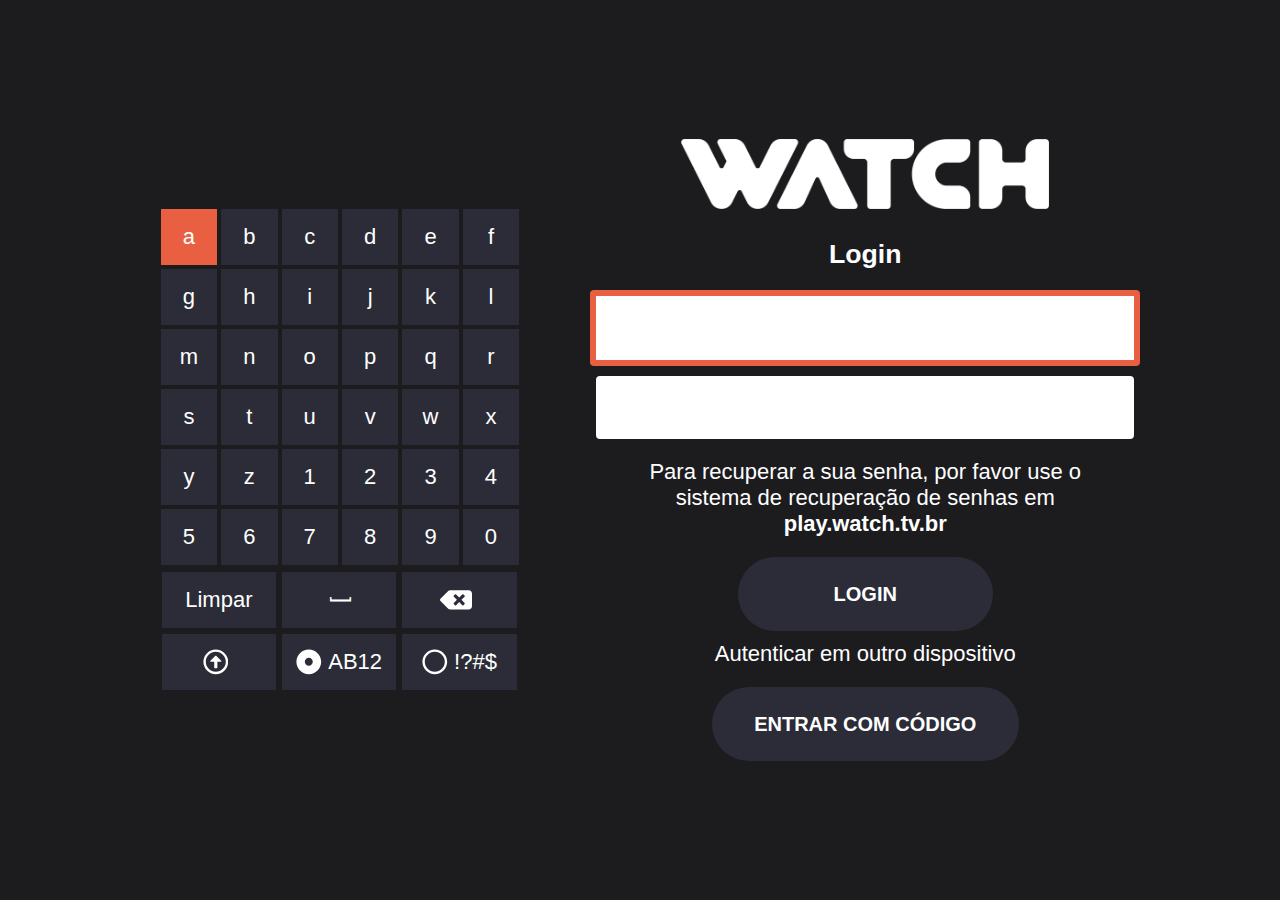
<file: pages/series/index.html>
<!DOCTYPE html>
<html lang="pt-br">
  <head>
    <meta charset="UTF-8" />
    <meta http-equiv="X-UA-Compatible" content="IE=edge" />
    <meta name="viewport" content="width=device-width, initial-scale=1.0" />
    <link
      rel="icon"
      type="image/png"
      sizes="16x16"
      href="/images/favicon-16x16.png"
    />
    <link rel="stylesheet" type="text/css" href="style.css" />
    <link
      rel="stylesheet"
      href="https://unpkg.com/swiper/swiper-bundle.min.css"
    />
   
   <script src="../../axios/axios.min.js"></script>
  </head>
  <body>
    <div class="loading-container" id="loading-container">
      <img src="../../images/logo.svg" class="container--logo" />
      <div class="loading-circle"></div>
    </div>


    <div class="container" id="container">
      <div id="header-to-go"></div>
      <header class="container--header">
        <div class="container--header-icon">
          <img src="../../images/logo.svg" />
        </div>
        <div class="container--header-items">
          <div class="header--items">
            <div onclick="goTo('../home/index.html')" class="header--item" id="item-0">Home</div>
            <div onclick="goTo('../movie/index.html')" class="header--item" id="item-1">Filmes</div>
            <div class="header--item" id="item-2">Séries</div>
            <div onclick="goTo('../live/index.html')" class="header--item" id="item-3">AO VIVO</div>
            <div onclick="goTo('../favorites/index.html')" class="header--item" id="item-4">Favoritos</div>
            <div  class="header--items-sp">
              <div onclick="goTo('../filters/index.html')" class="header--items-search" id="item-5">
                <img class="item-search-img" id="item-5-img" />
              </div>
              <div onclick="goTo('../profile-user/index.html')" class="header--items-settings" id="item-6">
                <img class="item-settings-img" id="item-6-img" />
              </div>
            </div>
          </div>
        </div>
      </header>
    </div>
    <div class="container-popup"
    id="containerPopup">
      <div class="popup">
        <div class="popup--text-title">Ops!</div>
        <p class="popup--text-description"> O perfil já está ativo em outro dispositivo.</p>
        <div class="popup--buttons">
          <button class="popup--buttons-button" onclick="goTo('../profile-select/index.html')" >Ok</button>

  </body>
  <script src="./series.js" async></script>
</html>
</file>
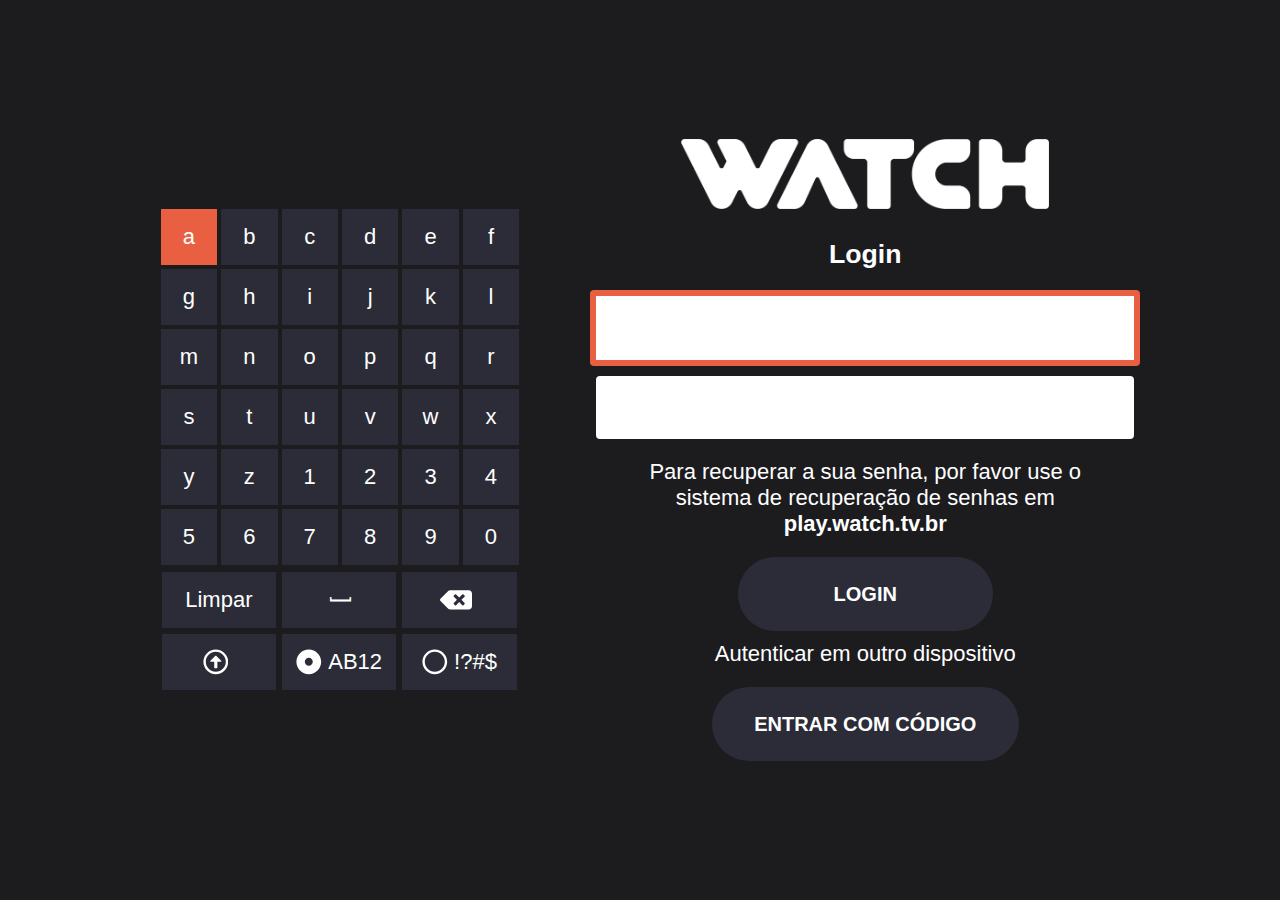
<file: pages/watch/index.html>
<!DOCTYPE html>
<html>
  <head>
    <meta charset="UTF-8" />
    <meta
      content="width=device-width,initial-scale=1,maximum-scale=1,user-scalable=0"
      name="viewport"
    />
    <link href="style.css" rel="stylesheet" />
  </head>
  <body>
    <div class="loading-container" id="loading-container">
      <div class="loading-circle"></div>
    </div>
    <div class="audio-modal" id="audio-modal"></div>
    <div class="container">
      <span id="digited-channel-container" class="channel-number-container">
        <span id="digited-channel"></span>
      </span>

      <button class="details--button" id="details-button" onclick="goBack()">
        <img
          src="../../images/arrow-back-details.png"
          class="details--button-arrow"
        />
      </button>
      <div class="container--titles" id="container-title">
        <div class="container--titles-title" id="player-title"></div>
        <div class="container--titles-temp" id="player-temp"></div>
      </div>
      <div class="footer--player-control" id="footer-player">
        <div class="controls--container" id="controls-container">
          <button id="button-back-zero" onclick="backToZero()">
            <img
              class="back--button-to-zero"
              src="../../images/back-to-zero-icon.png"
            />
          </button>
          <button id="back-button" onclick="back()">
            <img class="back--button" src="../../images/back-icon.png" />
          </button>
          <button id="pause-button" onclick="buttonPause()">
            <img
              class="pause--button"
              id="pause-button-img"
              src="../../images/pause-icon.png"
            />
          </button>
          <button onclick="forward()" id="foward-button">
            <img class="foward--button" src="../../images/foward-icon.png" />
          </button>
        </div>
        <div class="timer--container">
          <p class="text--timer" id="initial-time"></p>
          <p class="text--timer" id="final-time"></p>
        </div>
        <div class="progress--bar-container">
          <div class="progress--bar-background">
            <div class="progress--bar" id="progress-bar"></div>
          </div>
        </div>
      </div>
      <div class="container--player-kaltura">
        <div id="kaltura_player_15630281" class="player--kaltura"></div>
      </div>
    </div>

    <div class="container-epg" id="containerPopup">
      <div class="popup" id="popup">
        <div class="popup--arrow">
          <button onclick="closeModalEPG()" class="arrow-container">
            <img
              src="../../images/arrow-back-details.png"
              class="details--button-arrow"
            />
          </button>
        </div>
        <div class="popup--rows"></div>
      </div>
    </div>

    <div class="container-popup" id="containerPopupConect">
      <div class="popup">
        <div class="popup--text-title">Ops!</div>
        <p class="popup--text-description">
          O perfil já está ativo em outro dispositivo.
        </p>
        <div class="popup--buttons">
          <button
            onclick="goTo('../profile-select/index.html')"
            class="popup--buttons-button"
          >
            Ok
          </button>
        </div>
      </div>
    </div>

    <script src="../../axios/axios.min.js"></script>
    <script src="https://cdnapisec.kaltura.com/p/2267831/embedPlaykitJs/uiconf_id/44208331"></script>
    <script src="./watch.js" async></script>
  </body>
</html>
</file>
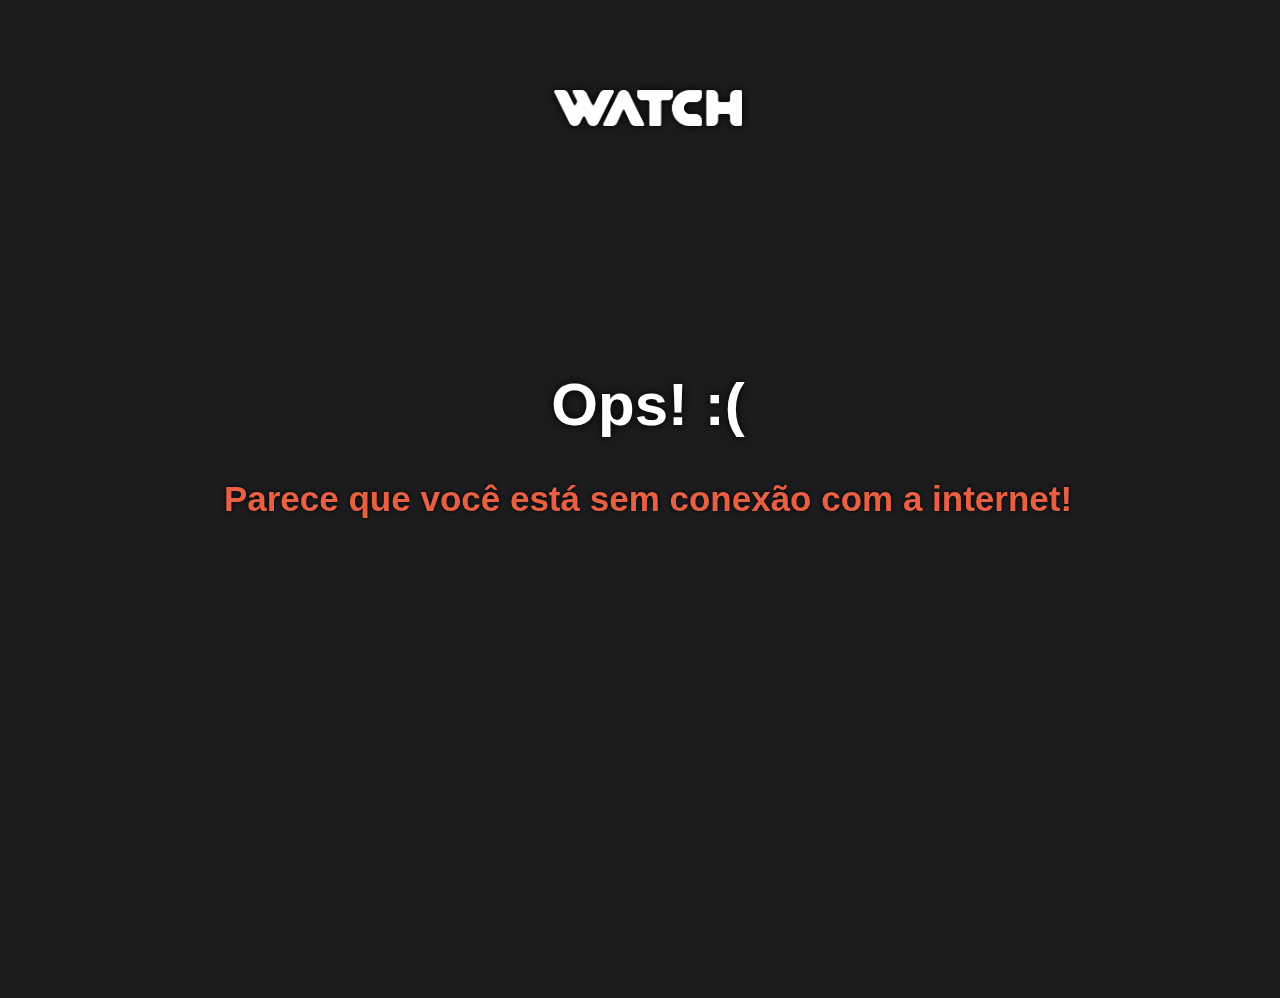
<file: offlinepage.html>
<!DOCTYPE html>
<html lang="en">
<head>
    <meta charset="UTF-8">
    <meta http-equiv="X-UA-Compatible" content="IE=edge">
    <meta name="viewport" content="width=device-width, initial-scale=1.0">
    <link rel="stylesheet" href="./offlinepage.css">
    <title>Offline :(</title>
</head>
<body>
    <div class="center">
        <div class="logo-center">
            <img src="./images/logo.svg" alt="logo-watch" />
        </div>
        <div class="texts-center">
            <h1>Ops! :(</h1>
            <h2>Parece que você está sem conexão com a internet!</h2>
        </div>
    </div>
</body>
</html>
</file>
<file: style.css>
html {
  height: 100%;
}

body,
* {
  margin: 0;
  padding: 0;
  font-family: Sans-serif;
}

.container {
  display: flex;
  flex-direction: row;
  width: 100vw;
  height: 100vh;
  align-items: center;
  justify-content: center;
  background: #1c1c1f;
}

.container .form--container {
  display: flex;
  flex-direction: column;
  align-items: center;
  width: 40vw;
  margin-left: 6.2vw;
}

.container .form--container img {
  height: 5.5vw;
}

.container .form--container .form--container-input {
  width: 100%;
  height: 2.96875vw;
  margin-bottom: 10px;
  border-radius: 4px;
  background: white;
  color: gray;
  font-size: 2.08333vw;
  font-weight: 300;
  padding-top: 1vw;
  padding-left: 2vw;
  padding-bottom: 1vw;
  outline: none;
  border-color: transparent;
  transition: all 0.2s ease-in-out;
}

.selected {
  border: 6px solid #e86041 !important;
}

.container .form--container .focused {
  background: #e86041;
  color: white;
  transition: all 0.2s ease-in-out;
  border: 6px solid #e86041;
}

.container .form--container .login--text {
  margin-top: 30px;
  text-align: center;
  margin-bottom: 20px;
  color: white;
  font-weight: 700;
  font-size: 2.08333vw;
}

.container .form--container .recovery--text-password {
  text-align: center;
  margin-top: 10px;
  margin-bottom: 20px;
  color: white;
  font-weight: 400;
  font-size: 1.71875vw;
}

.container .form--container button {
  background: rgb(43, 44, 55);
  width: 19.94792vw;
  border-radius: 50px;
  border: none;
  padding: 2vw;
  font-size: 1.5625vw;
  text-transform: uppercase;
  color: white;
  text-align: center;
  font-weight: 700;
  transition: all 0.2s ease-in-out;
}

.container .form--container button:focus {
  background: #e86041;
  transition: all 0.2s ease-in-out;
}

.container .keyboard--container {
  width: 29vw;
}

.container .keyboard--container .keyboard--container-buttons {
  display: flex;
  flex-direction: row;
  flex-wrap: wrap;
}

.keyboard--container-buttons button {
  width: 15.2%;
  margin: 2px;
}

.container .keyboard--container .keyboard--container-buttons .focused {
  background: #e86041;
  transition: all 0.2s ease-in-out;
}

.container .keyboard--container .keyboard--container-changes .focused {
  background: #e86041;
  transition: all 0.2s ease-in-out;
}

.container .keyboard--container .keyboard--container-buttons button {
  color: rgb(255, 255, 255);
  border-radius: 0px;
  background: rgb(43, 44, 55);
  opacity: 1;
  font-size: 1.71875vw;
  height: 4.375vw;
  overflow: hidden;
  padding: 0.26042vw;
  white-space: nowrap;
  border-width: thin;
  border: 0;
  transition: all 0.2s ease-in-out;
}

.container
  .keyboard--container
  .keyboard--container-buttons
  .form--container
  button:focus {
  background: #e86041;
  transition: all 0.2s ease-in-out;
}

.container .keyboard--container .keyboard--container-buttons button:focus {
  box-shadow: 0 0 0 0;
  outline: 0;
}

.container .keyboard--container .keyboard--container-changes {
  display: flex;
  flex-wrap: wrap;
  margin-top: 2px;
}

.container .keyboard--container .keyboard--container-changes button {
  display: flex;
  width: 30.8%;
  margin: 3px;
  flex-direction: row;
  justify-content: center;
  align-items: center;
  color: rgb(255, 255, 255);
  border-radius: 0px;
  background: rgb(43, 44, 55);
  opacity: 1;
  font-size: 1.71875vw;
  height: 4.375vw;
  overflow: hidden;
  padding: 0.26042vw;
  white-space: nowrap;
  border-width: thin;
  border: 0;
  transition: all 0.2s ease-in-out;
}

.container .keyboard--container .keyboard--container-changes button svg {
  display: flex;
  flex-direction: column;
  justify-content: center;
  align-items: center;
  color: rgb(255, 255, 255);
  border-radius: 0px;
  margin-right: 0.5vw;
  height: 2vw;
  overflow: hidden;
  white-space: nowrap;
  border-width: thin;
  border: 0;
  transition: all 0.2s ease-in-out;
}

.container .keyboard--container .keyboard--container-changes button:focus {
  box-shadow: 0 0 0 0;
  outline: 0;
}

.container p {
  color: white;
}

.container-popup {
  display: none;
  background-color: rgb(32, 32, 32);
  height: 100%;
  left: 0;
  margin: 0;
  padding: 0;
  position: absolute;
  top: 0;
  width: 100vw;
  z-index: 5;
}

.popup {
  background-color: rgb(17, 21, 30);
  display: block;
  margin-left: 14.84375vw;
  min-height: 26.5625vw;
  padding-bottom: 1.30208vw;
  position: absolute;
  top: 50%;
  transform: translateY(-50%);
  width: 70.3125vw;
}

.popup--text-title {
  color: rgb(255, 255, 255);
  font-stretch: normal;
  font-style: normal;
  letter-spacing: normal;
  line-height: normal;
  text-align: center;
  font-size: 3.5vw;
  font-weight: 700;
  margin-top: 4.16667vw;
}

.popup--text-description {
  color: rgb(202, 202, 202);
  font-size: 3vw;
  font-weight: 200;
  margin-left: 0.98958vw;
  margin-right: 0.98958vw;
  margin-top: 0.98958vw;
  font-stretch: normal;
  font-style: normal;
  letter-spacing: normal;
  line-height: normal;
  text-align: center;
}

.popup--buttons {
  margin-top: 7.5vw;
  text-align: center;
}

.popup--buttons-button {
  color: rgb(255, 255, 255);
  border-radius: 12px;
  border: 0;
  display: inline-block;
  font-size: 1.5625vw;
  font-weight: 700;
  line-height: 1.5625vw;
  margin-right: 0.83333vw;
  padding: 0.78125vw 2.08333vw;
  text-transform: uppercase;
  width: fit-content;
  background-color: #e86041;
}
</file>
<file: pages/authentication/style.css>
@font-face {
  font-family: "Myriad-Pro";
  src: url(http://www.anaveer.in/honda/font/MYRIADPRO-REGULAR.OTF)
    format("truetype");
}

html {
  height: 100%;
}

body,
* {
  margin: 0;
  padding: 0;
  color: #fff;
  font-size: 0.78125vw;
  font-weight: 400;
  line-height: normal;
  font-family: "Myriad-Pro", Barlow, Sans-serif;
}

.container {
  display: flex;

  height: 100vh;

  background: #1c1c1f;
}

.passwordButton {
  background: #2b2c37;
  width: 27.94792vw;
  border-radius: 50px;
  border: none;
  padding: 2vw;
  font-size: 1.5625vw;
  text-transform: uppercase;
  color: white;
  text-align: center;
  font-weight: 700;
  outline: none;
  transition: all 0.2s ease-in-out;
}

.passwordButton:focus {
  background-color: #e86041;
}

.description {
  display: block;
  margin: 0 auto;
  text-align: center;
  margin-top: 100px;
}

.container .description img {
  width: 18.76042vw;
  margin-top:40px;
}

.container .description .title {
  margin: 0 auto;
  text-align: center;
  width: 33.85417vw;
  font-size: 2.8vw;
  font-weight: 600;
  margin-bottom: 2.34375vw;
}

.container .description .text {
  font-size: 2.08333vw;
  line-height: 1.25;
  margin-bottom: 2.08333vw;
}

span {
  font-size: 1.9vw;
  font-weight: 700;
  line-height: 1.25;
  margin-bottom: 2.08333vw;
}

.container .active-code {
  display: inline-block;
  font-size: 80px;
  padding-left: 60px;
}

.container .code {
  display: flex;
  justify-content: center;

  margin-bottom: 25px;
}

.container .loading {
  position: relative;
  width: 50px;
  height: 50px;
}


.base-timer {
  position: relative;
  width: 100px;
  height: 100px;
}

.base-timer__svg {
  transform: scaleX(-1);
}

.base-timer__circle {
  fill: none;
  stroke: none;
}

.base-timer__path-elapsed {
  stroke-width: 7px;
  stroke: grey;
}

.base-timer__path-remaining {
  stroke-width: 7px;
  stroke-linecap: round;
  transform: rotate(90deg);
  transform-origin: center;
  transition: 1s linear all;
  fill-rule: nonzero;
  stroke: currentColor;
}

.base-timer__path-remaining.green {
  color: #e86041;
}

.base-timer__path-remaining.orange {
  color: #e86041;
}

.base-timer__path-remaining.red {
  color: #e86041;
}

.base-timer__label {
  display: none;
}
</file>
<file: pages/details/style.css>
body {
  height: 100%;
  color: #fff;
  font-size: 0.78125vw;
  font-weight: 400;
  line-height: normal;
  margin: 0;
  padding: 0;
  font-family: sans-serif;
  overflow: hidden;
  display: block;
  background: #1c1c1f;
}

.container {
  background-color: #1c1c1f;
  margin: 0 auto;
  overflow: hidden;
  position: absolute;
  width: 100%;
  height: 100%;
}

.container--logo {
  width: 30vw;
}

.details--button {
  background-color: rgb(43, 44, 55);
  color: rgb(255, 255, 255);
  border: 0;
  border-radius: 5.15625vw;
  color: inherit;
  display: inline-block;
  height: 5.15625vw;
  margin-left: 5vw;
  margin-top: 4.01042vw;
  position: relative;
  text-transform: uppercase;
  width: 5.15625vw;
}

.details--button-arrow {
  width: 2.70833vw;
}

.details--container {
  display: flex;
  padding: 5vw;
  padding-top: 2.60417vw;
  width: 100vw;
}

.details--container-img {
  display: inline-block;
  overflow: hidden;
  position: relative;
  vertical-align: top;
  width: 20.3125vw;
}

.details--img {
  display: block;
  width: 20vw;
}

.details--container-informations {
  color: rgb(235, 235, 235);
  display: inline-block;
  line-height: 1;
  margin-left: 3.125vw;
  position: relative;
  vertical-align: top;
  width: 66.5625vw;
}

.details--title {
  font-size: 3.02083vw;
  font-weight: 700;
  line-height: 3.02083vw;
}

.details--type {
  display: flex;
}

.details--type-censorship {
  border-radius: 0.41667vw;
  color: #fff;
  font-size: 1.45833vw;
  font-weight: 700;
  height: 2.70833vw;
  text-align: center;
  width: 2.70833vw;
  line-height: 2.39583vw;
  margin-bottom: 0.83333vw;
  margin-top: 0.625vw;
  white-space: pre;
  margin-left: 0.3125vw;
  margin-right: 0.52083vw;
}

.details--type-genre {
  font-size: 1.4vw;
  line-height: 2.39583vw;
  margin-bottom: 0.83333vw;
  margin-top: 0.625vw;
  white-space: pre;
  text-transform: uppercase;
}

.details--type-synopsis {
  color: rgb(202, 202, 202);
  display: -webkit-box;
  -webkit-line-clamp: 6;
  margin-top: -1.16667vw;
  max-height: 30.59375vw;
  overflow: hidden;
  position: relative;
  font-size: 1.4vw;
  font-weight: 400;
  line-height: 1.25;
}

.details--type-cast {
  color: rgb(202, 202, 202);
  line-height: 2.08333vw;
  margin-bottom: 0.72917vw;
  margin-top: 1.30208vw;
  font-size: 1.53vw;
  font-weight: 400;
}

.details--type-director {
  display: none;
  color: rgb(202, 202, 202);
  line-height: 2.08333vw;
  margin-bottom: 0.72917vw;
  margin-top: 1.30208vw;
  font-size: 1.53vw;
  font-weight: 400;
}

.details--button-episode {
  background-color: rgb(43, 44, 55);
  border-radius: 12px;
  margin-top: 2.1875vw;
  border: 0;
  color: inherit;
  display: inline-block;
  font-size: 1.5625vw;
  font-weight: 700;
  line-height: 1.5625vw;
  margin-right: 0.83333vw;
  padding: 0.78125vw 2.08333vw;
  text-transform: uppercase;
  width: fit-content;
}

.details--buttons {
  margin-left: 5vw;
}

.details--temps-button-temp {
  background-color: rgb(43, 44, 55);
  border-radius: 12px;
  border: 0;
  color: inherit;
  display: inline-block;
  font-size: 1.5625vw;
  font-weight: 700;
  line-height: 1.5625vw;
  margin-right: 0.83333vw;
  padding: 0.78125vw 2.08333vw;
  text-transform: uppercase;
  width: fit-content;
}

.details--temps-popup {
  display: none;
  background-color: #1c1c1f;
  top: 0px;
  align-items: center;
  flex-direction: column;
  height: 100vh;
  justify-content: center;
  left: 0;
  position: fixed;
  width: 100vw;
  z-index: 6;
}

.details--temps-popup-buttons {
  background-color: rgb(43, 44, 55);
  color: rgb(255, 255, 255);
  border-radius: 12px;
  margin: 0.46875vw 0;
  padding: 1.09375vw 4.84375vw;
  border: 0;
  display: inline-block;
  font-size: 1.5625vw;
  font-weight: 700;
  line-height: 1.5625vw;
  text-transform: uppercase;
  width: fit-content;
}

.selected {
  background-color: #e86041;
}

.cast-type {
  color: #e86041;
}

.details--temps-episodes {
  margin-bottom: 3.07292vw;
  margin-top: 3.07292vw;
  position: relative;
}

.details--temps-list {
  padding-left: 4vw;
}

.details--temps-track {
  opacity: 1;
  display: inline-flex;
}

.episode--container {
  float: left;
  height: 100%;
  min-height: 1px;
  height: 35vw;
  width: 27.1875vw;
  border: 0.46875vw solid transparent;
  box-sizing: border-box;
  line-height: normal;
  overflow: hidden;
  position: relative;
}

.episode-selected {
  border-color: #e86041;
}

.episode--container2-img {
  height: 15.3125vw;
  position: absolute;
  width: 26.25vw;
  overflow: hidden;
}

.episode--container-img {
  height: 100%;
  width: 100%;
}

.episode--container-text {
  padding-left: 1vw;
  box-sizing: border-box;
  display: flex;
  flex-direction: column;
  height: 35%;
  padding-bottom: 6%;
  position: relative;
  width: 100%;
  bottom: 5vw;
  background-color: #000000;
  background-image: linear-gradient(315deg, #000000 0%, #414141 100%);
  opacity: 90%;
}

.episode--container-text-h2 {
  color: rgb(235, 235, 235);
  font-size: 1.71875vw;
  font-weight: 400;
  line-height: normal;
  margin-bottom: 0.41667vw;
  text-transform: none;
  align-items: center;
  text-overflow: ellipsis;
  white-space: nowrap;
  width: 85%;
  -webkit-line-clamp: 1;
  -webkit-box-orient: horizontal;
  overflow: hidden;
}

.episode--container2-synopsis {
  background-color: hsla(0, 0%, 92%, 0.15);
  box-sizing: border-box;
  display: -webkit-box;
  font-size: 150%;
  height: 100%;
  line-height: 1.3;
  position: relative;
  top: 15vw;
  overflow: hidden;
}

.episode--container3-synopsis {
  width: 94%;
  padding: 1vw 1vw;
}
.duration {
  height: 5px;
  background-color: #e86041;
}

.swiper-slide {
  width: 23.754716981132077vw !important;
}

.loading-container {
  height: 100vh;
  width: 100vw;
  background-color: #1c1c1f;

  display: flex;
  flex-direction: column;
  justify-content: center;
  align-items: center;
}

.image-logo-loading {
  margin-bottom: 350px;
}

.loading-circle {
  margin-top: 4vw;
  height: 100px;
  width: 100px;

  border: 5px solid rgba(255, 255, 255, 0);

  border-top-color: #e86041;
  border-left-color: #e86041;
  border-bottom-color: #e86041;

  border-radius: 50%;
  animation: spin 1s infinite;
}
.container-popup {
  display: none;
  background-color: rgb(32, 32, 32);
  height: 100%;
  left: 0;
  margin: 0;
  padding: 0;
  position: absolute;
  top: 0;
  width: 100vw;
  z-index: 15;
}

.popup {
  background-color: rgb(17, 21, 30);
  display: block;
  margin-left: 14.84375vw;
  min-height: 26.5625vw;
  padding-bottom: 1.30208vw;
  position: absolute;
  top: 50%;
  transform: translateY(-50%);
  width: 70.3125vw;
}

.popup--text-title {
  color: rgb(255, 255, 255);
  font-stretch: normal;
  font-style: normal;
  letter-spacing: normal;
  line-height: normal;
  text-align: center;
  font-size: 3.5vw;
  font-weight: 700;
  margin-top: 4.16667vw;
}

.popup--text-description {
  color: rgb(202, 202, 202);
  font-size: 3vw;
  font-weight: 200;
  margin-left: 0.98958vw;
  margin-right: 0.98958vw;
  margin-top: 0.98958vw;
  font-stretch: normal;
  font-style: normal;
  letter-spacing: normal;
  line-height: normal;
  text-align: center;
}

.popup--buttons {
  margin-top: 7.5vw;
  text-align: center;
}

.popup--buttons-button {
  color: rgb(255, 255, 255);
  border-radius: 12px;
  border: 0;
  display: inline-block;
  font-size: 1.5625vw;
  font-weight: 700;
  line-height: 1.5625vw;
  margin-right: 0.83333vw;
  padding: 0.78125vw 2.08333vw;
  text-transform: uppercase;
  width: fit-content;
  background-color: #e86041;
}

@keyframes spin {
  100% {
    transform: rotate(360deg);
  }
}

.keep-watching-container {
  width: 100vw;
  height: 100vh;
  background: #1c1c1f;

  display: none;
  align-items: center;
  justify-content: center;
}

.modal-wrapper {
  padding: 5.3vw;
  background: #11151e;

  display: flex;
  flex-direction: column;

  align-items: center;
}

.keep-watching-buttons {
  display: flex;
  flex-direction: row;
  margin-top: 25px;
}

.keep-watching-text {
  color: #7d7a77;
  font-size: 42px;
}

.continue-button {
  background: #2b2c37;
  border-radius: 25px;
  margin: 0px 20px;
}
.continue-button p {
  padding: 5px 30px;
  font-weight: bold;
  font-size: 1.3rem;
}

.selected-button {
  background: #e86041;
}

.details--rating {
  color: rgb(202, 202, 202);
  font-size: 1.5vw;
  padding-bottom: 1vw;
}

.scrollview-temps {
  display: flex;
  flex-direction: column;
  overflow: hidden;
}
</file>
<file: pages/favorites/style.css>
body {
  height: 100%;
  color: #fff;
  font-size: 0.78125vw;
  font-weight: 400;
  line-height: normal;
  margin: 0;
  padding: 0;
  font-family: sans-serif;
  overflow: hidden;
  display: block;
}

.logo {
  width: 80%;
}

.container--logo {
  width: 30vw;
}

.container {
  background-color: #1c1c1f;
  margin: 0 auto;
  overflow: hidden;
  position: absolute;
  width: 100%;
  height: 100%;
}


.container--header {
  align-items: center;
  display: block;
  height: 8.85417vw;
  position: absolute;
  top: 4.47917vw;
  width: 100%;
  z-index: 2;
}

.container--header-icon {
  display: inline-block;
  margin-left: 4.3125vw;
  position: absolute;
  top: -19%;
}

.container--header-icon img {
  height: 1.92708vw;
  top: 100%;
  height: 5vw;
  max-width: 147px;
}
.container--header-items {
  display: inline-block;
  margin: 0 auto;
  position: absolute;
  top: 0;
  width: 100%;
}

.header--items {
  text-align: center;
}

.header--item {
  border-bottom-width: 0.26042vw;
  display: inline-block;
  font-size: 1.97917vw;
  font-weight: 700;
  height: 1.92708vw;
  line-height: 1.92708vw;
  margin: 0 2.60417vw;
  text-shadow: 1px 1px #000;
  text-transform: uppercase;
}

.selected-item {
  color: #e86041;
}

.header--items-sp {
  display: inline-block;
  margin-right: 2.39583vw;
  position: absolute;
  right: 0;
  text-align: right;
}

.header--items-search {
  border-bottom-width: 0.26042vw;
  display: inline-block;
  font-size: 1.97917vw;
  font-weight: 700;
  height: 1.92708vw;
  line-height: 1.92708vw;
  margin: 0 2.60417vw;
  text-shadow: 1px 1px #000;
  text-transform: uppercase;
}

.item-search-img {
  height: 1.97917vw;
  width: 1.97917vw;
}

.header--items-settings {
  border-bottom-width: 0.26042vw;
  display: inline-block;
  font-size: 1.97917vw;
  font-weight: 700;
  height: 1.92708vw;
  line-height: 1.92708vw;
  margin: 0 2.60417vw;
  text-shadow: 1px 1px #000;
  text-transform: uppercase;
}

.item-settings-img {
  height: 1.97917vw;
  width: 1.97917vw;
}

.container--banners {
  border: 0.46875vw solid transparent;
  font-size: 4.16667vw;
  height: 41.66667vw;
  line-height: normal;
}

.container-img {
  background-image: linear-gradient(90deg, rgba(1, 1, 1, 0.5), transparent);
  height: 41.66667vw;
  position: absolute;
  width: 60%;
}

.banners-slider {
  line-height: normal;
  position: relative;
}

.banners-list {
  position: relative;
  display: block;
  overflow: hidden;
  margin: 0;
  padding: 0;
  border: 0.46875vw solid transparent;
}

.banners-track {
  opacity: 1;
  position: relative;
  top: 0;
  left: 0;
  display: block;
  width: 601vw !important;
}

.button-selected {
  background-color: #e86041 !important;
}

.container--section {
  margin-bottom: 3.07292vw;
  margin-top: 3.07292vw;
  position: relative;
  line-break: auto;
}

.container--section-title {
  font-size: 1.875vw;
  line-height: normal;
  margin-bottom: 1.40625vw;
  margin-left: 0.46875vw;
  padding-left: 5vw;
  text-transform: uppercase;
}

.container--section-slider {
  line-height: normal;
  position: relative;
}

.container--section-list {
  overflow: hidden;
  margin: 0;
  padding: 0;
  position: relative;
  display: block;
}

.container--section-track {
  width: 354vw;
  opacity: 1;
  transform: translate3d(0px, 0px, 0px);
  display: flex;
  justify-content: center;
  flex-wrap: wrap;
  margin-top: 4vw;
}

.row-filmes-series-1 {
  width: 354vw;
  opacity: 1;
  transform: translate3d(0px, 0px, 0px);
  display: flex;
  margin-left: 10vw;
  margin-top: 1vw;
}

.container--live {
  height: 16.25vw;
  width: 27.1875vw !important;
  box-sizing: border-box;
  font-size: 1.71875vw;
  line-height: normal;
  overflow: hidden;
  position: relative;
  border: 0.46875vw solid transparent;
}

.section-selected {
  border-color: #e86041 !important;
}

.container--live-content {
  height: 16vw;
  font-size: 1.71875vw;
  line-height: normal;
}

.container--live-img {
  height: 100%;
}

.live-img {
  height: 100%;
  width: 100%;
}

.container--films-series {
  height: 17.77083vw;
  width: 26.27083vw;
  box-sizing: border-box;
  font-size: 1.71875vw;
  line-height: normal;
  overflow: hidden;
  position: relative;
  width: 26.3vw !important;
  border: 0.46875vw solid transparent;
}

.container--films-series-content {
  height: 13.77083vw;
  width: 26.27083vw;
  box-sizing: border-box;
  font-size: 1.71875vw;
  line-height: normal;
  overflow: hidden;
  position: relative;
}

.container--films-series-img {
  height: 100%;
  position: absolute;
  width: 100%;
}

.container--films-series-img img {
  display: block;
  height: 100%;
  width: 100%;
}

.container--keep-watching-img img {
  height: 100%;
  width: 100%;
}

.container--keep-watching {
  height: 16.25vw !important;
  width: 22.1875vw !important;
  border: 0.46875vw solid transparent;
  box-sizing: border-box;
  font-size: 1.71875vw;
  line-height: normal;
  overflow: hidden;
  position: relative;
}

.container--keep-watching-img {
  height: 15.3125vw;
  width: 26.25vw;
}

.container--keep-watching-img img {
  height: 100%;
  width: 100%;
}

.container--keep-watching-content {
  padding-left: 1.71875vw;
  box-sizing: border-box;
  display: flex;
  flex-direction: column;
  padding-bottom: 6%;
  position: relative;
  bottom: 6vw;
  width: 100%;
}

.container--keep-watching-content h2 {
  font-size: 1em;
  font-weight: 700;
  margin: 0;
}

:root {
  --swiper-theme-color: #e86041;
}

.loading-container {
  height: 100vh;
  width: 100vw;
  background-color: #1c1c1f;

  display: flex;
  flex-direction: column;
  justify-content: center;
  align-items: center;
}

.image-logo-loading {
  margin-bottom: 350px;
}

.loading-circle {
  margin-top: 4vw;
  height: 100px;
  width: 100px;
  border: 5px solid rgba(255, 255, 255, 0);
  border-top-color: #e86041;
  border-left-color: #e86041;
  border-bottom-color: #e86041;
  border-radius: 50%;
  animation: spin 1s infinite;
}

.notItem {
  font-size: 1.875vw;
  font-weight: 700;
  left: 25vw;
  position: absolute;
  right: 25vw;
  text-align: center;
  top: 25vw;
  width: 50%;
}
.container-popup {
  display: none;
  background-color: rgb(32, 32, 32);
  height: 100%;
  left: 0;
  margin: 0;
  padding: 0;
  position: absolute;
  top: 0;
  width: 100vw;
  z-index: 15;
}

.popup {
  background-color: rgb(17, 21, 30);
  display: block;
  margin-left: 14.84375vw;
  min-height: 26.5625vw;
  padding-bottom: 1.30208vw;
  position: absolute;
  top: 50%;
  transform: translateY(-50%);
  width: 70.3125vw;
}

.popup--text-title {
  color: rgb(255, 255, 255);
  font-stretch: normal;
  font-style: normal;
  letter-spacing: normal;
  line-height: normal;
  text-align: center;
  font-size: 3.5vw;
  font-weight: 700;
  margin-top: 4.16667vw;
}

.popup--text-description {
  color: rgb(202, 202, 202);
  font-size: 3vw;
  font-weight: 200;
  margin-left: 0.98958vw;
  margin-right: 0.98958vw;
  margin-top: 0.98958vw;
  font-stretch: normal;
  font-style: normal;
  letter-spacing: normal;
  line-height: normal;
  text-align: center;
}

.popup--buttons {
  margin-top: 7.5vw;
  text-align: center;
}

.popup--buttons-button {
  color: rgb(255, 255, 255);
  border-radius: 12px;
  border: 0;
  display: inline-block;
  font-size: 1.5625vw;
  font-weight: 700;
  line-height: 1.5625vw;
  margin-right: 0.83333vw;
  padding: 0.78125vw 2.08333vw;
  text-transform: uppercase;
  width: fit-content;
  background-color: #e86041;
}

@keyframes spin {
  100% {
    transform: rotate(360deg);
  }
}
</file>
<file: pages/filters/style.css>
* {
  margin: 0px;
  padding: 0px;
  font-family: Barlow, Sans-serif;
}

html {
  height: 100%;
}

body {
  color: #fff;
  background-color: #1c1c1f;
  overflow: hidden;
}

.container--header {
  align-items: center;
  display: block;
  height: 8.85417vw;
  position: absolute;
  top: 4.47917vw;
  width: 100%;
  z-index: 2;
}

.container--header-icon {
  display: inline-block;
  margin-left: 4.3125vw;
  position: absolute;
  top: -19%;
}

.container--header-icon img {
  height: 1.92708vw;
  top: 100%;
  height: 5vw;
  max-width: 147px;
}

.container--header-items {
  display: inline-block;
  margin: 0 auto;
  position: absolute;
  top: 0;
  width: 100%;
}

.header--items {
  text-align: center;
}

.header--item {
  border-bottom-width: 0.26042vw;
  display: inline-block;
  font-size: 1.97917vw;
  font-weight: 700;
  height: 1.92708vw;
  line-height: 1.92708vw;
  margin: 0 2.60417vw;
  text-shadow: 1px 1px #000;
  text-transform: uppercase;
}

.selected-item {
  color: #e86041;
}

.header--items-sp {
  display: inline-block;
  margin-right: 2.39583vw;
  position: absolute;
  right: 0;
  text-align: right;
}

.header--items-search {
  border-bottom-width: 0.26042vw;
  display: inline-block;
  font-size: 1.97917vw;
  font-weight: 700;
  height: 1.92708vw;
  line-height: 1.92708vw;
  margin: 0 2.60417vw;
  text-shadow: 1px 1px #000;
  text-transform: uppercase;
}

.item-search-img {
  height: 1.97917vw;
  width: 1.97917vw;
}

.header--items-settings {
  border-bottom-width: 0.26042vw;
  display: inline-block;
  font-size: 1.97917vw;
  font-weight: 700;
  height: 1.92708vw;
  line-height: 1.92708vw;
  margin: 0 2.60417vw;
  text-shadow: 1px 1px #000;
  text-transform: uppercase;
}

.selected-item {
  color: #e86041;
}
.selected {
  border: 7px solid #e86041;
}

.item-settings-img {
  height: 1.97917vw;
  width: 1.97917vw;
}

main {
  display: flex;
  margin-top: 150px;
}

.input {
  margin-left: 60px;
  min-width: 28vw;
}

.input-search {
  display: flex;
  align-items: center;
  height: 4.85417vw;
  width: 26.8125vw;
  border: 0.05208vw solid #2b2c37;
}
.input-search p {
  font-size: 1.71875vw;
  padding: 1.14583vw 0 1.04167vw 1.71875vw;
}

.keyboard {
  margin-top: 20px;
}

.keyboard-button {
  display: flex;
  align-items: center;
  justify-content: center;
  font-size: 2rem;
  width: 4.375vw;
  height: 4.375vw;

  background: #2b2c37;
}

.keyboard-button-medium {
  display: flex;
  align-items: center;
  justify-content: center;
  font-size: 2rem;
  width: 8.90625vw;
  height: 4.375vw;

  background: #2b2c37;
}
.keyboard-button-large {
  display: flex;
  align-items: center;
  justify-content: center;
  font-size: 2rem;
  width: 27.03125vw;
  height: 4.375vw;

  background: #2b2c37;
}

.keyboard-line {
  display: flex;
  justify-content: space-around;
  margin-top: 5px;
}

.search-container {
  margin-top: 1.40625vw;
  margin-bottom: 0.88542vw;
  margin-left: 50px;
}

.search-header h2 {
  font-size: 2.5vw;
  color: #7d7a77;
  font-weight: 300;
}

.search-header h2 span {
  color: #fff;
  font-weight: bold;
}

.search-items {
  display: flex;
  flex-wrap: wrap;
  margin-top: 20px;
  max-height: 75vh;
  overflow-x: hidden;
}

.search-items::-webkit-scrollbar {
  display: none;
}

.search-item {
  height: 13.77083vw;
  width: 26.27083vw;
  box-sizing: border-box;
  font-size: 1.31875vw;
  line-height: normal;
  margin: 10px;
  display: flex;
  flex-direction: column;
  justify-content: flex-end;
  overflow: hidden;
  position: relative;
  white-space: nowrap;
  text-overflow: ellipsis;
  background-repeat: no-repeat;
  background-size: cover;
}

.item-gradient {
  display: flex;
  flex-direction: column;
  justify-content: flex-end;
  width: 26.3125vw;
  height: 13.34792vw;
  border-radius: 0px 0px 1px 1px;

}

.loading-container {
  width: 60.3125vw;
  display: flex;
  height: 70vh;
  align-items: center;
  justify-content: center;
}

.space {
  transform: rotate(90deg);
}

.loading-circle {
  height: 100px;
  width: 100px;
  border: 5px solid rgba(255, 255, 255, 0);
  border-top-color: #e86041;
  border-left-color: #e86041;
  border-bottom-color: #e86041;
  border-radius: 50%;
  animation: spin 1s infinite;
}

@keyframes spin {
  100% {
    transform: rotate(360deg);
  }
}

.cleanSvg {
  width: 1.25em;
}
</file>
<file: pages/forgetpassword/style.css>
body {
  padding: 0;
  margin: 0;
  box-sizing: border-box;
}

.gradient {
  background: rgb(9, 10, 14);
  background: linear-gradient(
    0deg,
    rgba(9, 10, 14, 1) 0%,
    rgba(9, 10, 14, 1) 37%,
    rgba(9, 10, 14, 0.7945553221288515) 100%
  );
  width: 100vw;
  height: 100vh;
  z-index: 2;
}

.container {
  width: 100vw;
  height: 100vh;
  background: url("../../images/bg-lgn.png") no-repeat fixed center;
}

.content {
  display: flex;
  padding-left: 10vw;
  padding-top: 5vw;
}

.details--button-arrow {
  width: 2.70833vw;
}

.details--button {
  background-color: rgb(43, 44, 55);
  background: #e86041;
  color: rgb(255, 255, 255);
  border: 0;
  border-radius: 5.15625vw;
  color: inherit;
  display: inline-block;
  height: 5.15625vw;

  position: relative;
  text-transform: uppercase;
  width: 5.15625vw;
}

.notebook-wreaper {
  margin-left: 2vw;
  background: #20222e;
  width: 70vw;
  height: 77vh;
  border: 2px solid #e86041;
  display: flex;
  flex-direction: column;
  align-items: center;
  justify-content: flex-start;
  color: white;
  font-family: sans-serif;
  font-size: 1.7vw;
}

.logo {
  width: 25vh;
}

.notebook-img {
  font-size: 1.4vw;
  display: flex;
  justify-content: center;
  width: 100%;
  height: 100%;
  background: url("../../images/Notebook.png") no-repeat center;
}

.notebook-text {
  padding-top: 6vw;
  text-align: center;
}

.notebook-url {
  padding-top: 3vw;
}
</file>
<file: pages/home/style.css>
body {
  height: 100%;
  color: #fff;
  font-size: 0.78125vw;
  font-weight: 400;
  line-height: normal;
  margin: 0;
  padding: 0;
  font-family: sans-serif;
  overflow: hidden;
  display: block;
}

.see-more {
  font-size: 1em;
}

.container {
  background-color: #1c1c1f;
  margin: 0 auto;
  overflow: hidden;
  position: absolute;
  width: 100%;
  height: 100%;
}

.container--header {
  align-items: center;
  display: block;
  height: 8.85417vw;
  position: absolute;
  top: 4.47917vw;
  width: 100%;
  z-index: 2;
}

.no-banner--header {
  position: relative;
}

.container--header-icon {
  display: inline-block;
  margin-left: 4.3125vw;
  position: absolute;
  top: -19%;
}

.container--header-icon img {
  height: 1.92708vw;
  top: 100%;
  height: 5vw;
  max-width: 147px;
}

.container--header-items {
  display: inline-block;
  margin: 0 auto;
  position: absolute;
  top: 0;
  width: 100%;
}

.header--items {
  text-align: center;
}

.header--item {
  border-bottom-width: 0.26042vw;
  display: inline-block;
  font-size: 1.97917vw;
  font-weight: 700;
  height: 1.92708vw;
  line-height: 1.92708vw;
  margin: 0 2.60417vw;
  text-shadow: 1px 1px #000;
  text-transform: uppercase;
}

.selected-item {
  color: #e86041;
}

.container--logo {
  width: 45vw;
}

.header--items-sp {
  display: inline-block;
  margin-right: 2.39583vw;
  position: absolute;
  right: 0;
  text-align: right;
}

.header--items-search {
  border-bottom-width: 0.26042vw;
  display: inline-block;
  font-size: 1.97917vw;
  font-weight: 700;
  height: 1.92708vw;
  line-height: 1.92708vw;
  margin: 0 2.60417vw;
  text-shadow: 1px 1px #000;
  text-transform: uppercase;
}

.item-search-img {
  height: 1.97917vw;
  width: 1.97917vw;
}

.header--items-settings {
  border-bottom-width: 0.26042vw;
  display: inline-block;
  font-size: 1.97917vw;
  font-weight: 700;
  height: 1.92708vw;
  line-height: 1.92708vw;
  margin: 0 2.60417vw;
  text-shadow: 1px 1px #000;
  text-transform: uppercase;
}

.item-settings-img {
  height: 1.97917vw;
  width: 1.97917vw;
}

.container--banners {
  border: 0.46875vw solid transparent;
  font-size: 4.16667vw;
  height: 41.66667vw;
  line-height: normal;
}

.no-banner {
  display: none;
}

.container-img {
  background-image: linear-gradient(90deg, rgba(1, 1, 1, 0.5), transparent);
  height: 41.66667vw;
  position: absolute;
  width: 60%;
}

.banners-slider {
  line-height: normal;
  position: relative;
}

.banners-list {
  position: relative;
  display: block;
  overflow: hidden;
  margin: 0;
  padding: 0;
  border: 0.46875vw solid transparent;
}

.banners-track {
  opacity: 1;
  position: relative;
  top: 0;
  left: 0;
  display: block;
  width: 601vw !important;
}

.carousel-slide {
  border: 0;
  font-size: 4.16667vw;
  height: 41.66667vw;
  line-height: normal;
  width: 100%;
  font-size: 1.71875vw;
  line-height: normal;
  overflow: hidden;
  position: relative;
  height: 41vw !important;
}

.carousel--container-img {
  height: 100%;
  position: absolute;
  width: 100%;
}

.carousel--container-img img {
  height: 100%;
  width: 100%;
}

.carousel--container-img::before {
  background-image: linear-gradient(0deg, #000, transparent);
  top: 60%;
  bottom: 0;
  content: "";
  left: 0;
  position: absolute;
  right: 0;
}

.carousel-slide::after {
  background-image: linear-gradient(180deg, #000, transparent);
  content: "";
  height: 33%;
  position: absolute;
  top: 0;
  width: 100%;
}

.carousel-tb {
  height: auto;
  left: 6.35417vw;
  position: absolute;
  top: 30vw;
  width: 100%;
}

.carousel-title {
  display: none;
  font-weight: 700;
  left: 0;
  margin-bottom: 0.3125vw;
  min-height: 5vw;
  position: relative;
  text-shadow: 1px 1px #000;
}

.carousel-button {
  background-color: rgba(43, 44, 55, 0.40);
  color: rgb(255, 255, 255);
  border-radius: 12px;
  font-size: 1.66667vw;
  font-weight: 700;
  line-height: normal;
  text-transform: uppercase;
  margin-right: 0.83333vw;
  padding: 0.78125vw 2.08333vw;
  display: inline-block;
  font-size: 1.66667vw;
  font-weight: 700;
  line-height: normal;
  text-transform: uppercase;
  border: 0;
  border-radius: 2.60417vw;
  display: inline-block;
  margin-right: 0.83333vw;
  padding: 0.78125vw 2.08333vw;
}

.button-selected {
  background-color: #e86041 !important;
}

.container--section {
  margin-bottom: 3.07292vw;
  margin-top: 3.07292vw;
  position: relative;
}

.container--section-title {
  font-size: 1.875vw;
  line-height: normal;
  margin-bottom: 1.40625vw;
  margin-left: 0.46875vw;
  padding-left: 5vw;
  text-transform: uppercase;
}

.container--section-slider {
  line-height: normal;
  position: relative;
}

.container--section-list {
  overflow: hidden;
  margin: 0;
  padding: 0;
  position: relative;
  display: block;
}

.container--section-track {
  width: 354vw !important;
  opacity: 1;
  transform: translate3d(0px, 0px, 0px);
  display: flex;
  padding-left: 5vw;
}

.container--live {
  height: 16.25vw;
  width: 27.1875vw !important;
  box-sizing: border-box;
  font-size: 1.71875vw;
  line-height: normal;
  overflow: hidden;
  position: relative;
  border: 0.46875vw solid transparent;
}

.section-selected {
  border-color: #e86041 !important;
}

.container--live-content {
  height: 16vw;
  font-size: 1.71875vw;
  line-height: normal;
}

.container--live-img {
  height: 100%;
}

.container--live-img p {
  color: #1c47b4;
  font-size: 25px;
  width: 30px;
  font-weight: bold;
  height: 10px;
  position: absolute;
  left: 13px;
  display: flex;
  align-items: center;
  justify-content: center;
  border-radius: 50%;
}

.live-img {
  height: 100%;
  width: 100%;
}

.container--films-series {
  outline: none;
  display: block;
  width: 18.3vw !important;
}

.container--films-series-content {
  height: 26.77083vw;
  width: 18.27083vw;
  box-sizing: border-box;
  font-size: 1.71875vw;
  line-height: normal;
  overflow: hidden;
  position: relative;
}

.container--films-series-img {
  height: 100%;
  position: absolute;
  width: 100%;
}

.container--films-series-img img {
  display: block;
  height: 100%;
  width: 100%;
}

.films-series-img {
  height: 100%;
  width: 100%;
}

.container--keep-watching {
  height: 16.25vw !important;
  width: 22.1875vw !important;
  border: 0.46875vw solid transparent;
  box-sizing: border-box;
  font-size: 1.71875vw;
  line-height: normal;
  overflow: hidden;
  position: relative;
}

.container--keep-watching-img {
  height: 15.3125vw;
  width: 26.25vw;
}

.container--keep-watching-img img {
  height: 100%;
  width: 100%;
}

.createDiv {
  background-image: linear-gradient(
    180deg,
    transparent 12%,
    #000000de 70%,
    #000
  );
  width: 28vw;
  height: 10vw;
  position: absolute;
  top: 6vw;
}

.createDiv {
  background-image: linear-gradient(
    180deg,
    transparent 12%,
    #000000de 70%,
    #000
  );
}

.container--keep-watching-content {
  padding-left: 1.71875vw;
  box-sizing: border-box;
  display: flex;
  flex-direction: column;
  padding-bottom: 6%;
  position: relative;
  bottom: 6vw;
  width: 100%;
}

.container--keep-watching-content h2 {
  font-size: 1em;
  font-weight: 700;
  margin: 0;
}

.text-title {
  color: #ebebeb;
  align-items: center;
  line-height: normal;
  margin-top: auto;
  overflow: hidden;
  text-overflow: ellipsis;
  text-transform: uppercase;
  white-space: nowrap;
  width: 85%;
}

.text-temp-ep {
  font-size: 0.91em;
  line-height: normal;
  min-height: 2.08333vw;
  opacity: 0.8;
  overflow: hidden;
  text-overflow: ellipsis;
  white-space: nowrap;
  width: 85%;
}

.container--progress-bar {
  bottom: 0.72917vw;
  height: 0.46875vw;
  left: 1.71875vw;
  position: absolute;
  right: 1.71875vw;
}

.progress-bar {
  border-radius: 12px;
  background-color: hsla(0, 0%, 100%, 0.15);
  height: 100%;
  overflow: hidden;
}

.progress-bar-background {
  background-color: #e86041;
  height: 100%;
}

.swiper-pagination {
  bottom: 3.28125vw !important;
  left: 6.35417vw !important;
  width: auto !important;
}

:root {
  --swiper-theme-color: #e86041 !important;
  --swiper-pagination-bullet-inactive-color: #cccc !important;
}

.swiper-pagination-bullet {
  margin-left: 10px;
}

.loading-container {
  height: 100vh;
  width: 100vw;
  background-color: #1c1c1f;
  display: flex;
  flex-direction: column;
  justify-content: center;
  align-items: center;
}

.image-logo-loading {
  margin-bottom: 350px;
}

.loading-circle {
  margin-top: 4vw;
  height: 100px;
  width: 100px;
  border: 5px solid rgba(255, 255, 255, 0);
  border-top-color: #e86041;
  border-left-color: #e86041;
  border-bottom-color: #e86041;
  border-radius: 50%;
  animation: spin 1s infinite;
}

.container-popup {
  display: none;
  background-color: rgb(32, 32, 32);
  height: 100%;
  left: 0;
  margin: 0;
  padding: 0;
  position: absolute;
  top: 0;
  width: 100vw;
  z-index: 15;
}

.popup {
  background-color: rgb(17, 21, 30);
  display: block;
  margin-left: 14.84375vw;
  min-height: 26.5625vw;
  padding-bottom: 1.30208vw;
  position: absolute;
  top: 50%;
  transform: translateY(-50%);
  width: 70.3125vw;
}

.popup--text-title {
  color: rgb(255, 255, 255);
  font-stretch: normal;
  font-style: normal;
  letter-spacing: normal;
  line-height: normal;
  text-align: center;
  font-size: 3.5vw;
  font-weight: 700;
  margin-top: 4.16667vw;
}

.popup--text-description {
  color: rgb(202, 202, 202);
  font-size: 3vw;
  font-weight: 200;
  margin-left: 0.98958vw;
  margin-right: 0.98958vw;
  margin-top: 0.98958vw;
  font-stretch: normal;
  font-style: normal;
  letter-spacing: normal;
  line-height: normal;
  text-align: center;
}

.popup--buttons {
  margin-top: 7.5vw;
  text-align: center;
}

.popup--buttons-button {
  color: rgb(255, 255, 255);
  border-radius: 12px;
  border: 0;
  display: inline-block;
  font-size: 1.5625vw;
  font-weight: 700;
  line-height: 1.5625vw;
  margin-right: 0.83333vw;
  padding: 0.78125vw 2.08333vw;
  text-transform: uppercase;
  width: fit-content;
  background-color: #e86041;
}

@keyframes spin {
  100% {
    transform: rotate(360deg);
  }
}

.all-channels {
  height: 100%;
  background: #0a2239;
  display: flex;
  align-items: center;
  justify-content: center;
}

.keep-watching-container,
.exit-app-container {
  width: 100vw;
  height: 100vh;
  background: rgb(32, 32, 32);

  display: none;
  align-items: center;
  justify-content: center;
}

.modal-wrapper {
  padding: 5.3vw;
  background: #11151e;
  display: flex;
  flex-direction: column;
  align-items: center;
}

.keep-watching-buttons,
.exit-app-buttons {
  display: flex;
  flex-direction: row;
  margin-top: 25px;
}

.keep-watching-text,
.exit-app-text {
  color: #7d7a77;
  font-size: 42px;
}

.continue-button {
  background: #2b2c37;
  border-radius: 25px;
  margin: 0px 20px;
}

.continue-button p {
  padding: 5px 30px;
  font-weight: bold;
  font-size: 1.3rem;
}

.selected-button {
  background-color: #e86041;
}

.channel-number-container {
  background-color: rgba(3, 3, 3, 0.85);
  position: absolute;
  top: 0;
  right: 0;
  z-index: 20000;
  margin: 3vw;
  font-size: 2.5rem;
  padding: 0.35vw 0.9vw;
  display: none;
}
</file>
<file: pages/live/style.css>
* {
  margin: 0px;
  padding: 0px;
  font-family: Barlow, Sans-serif;
  box-sizing: border-box;
}

html {
  height: 100%;
}

body {
  color: #fff;
  background-color: #1c1c1f;
}

.container {
  background-color: #1c1c1f;
  margin: 0 auto;
  overflow: hidden;
  position: absolute;
  width: 100%;
  height: 100%;
}

.container--logo {
  width: 45vw;
}

.container--header {
  align-items: center;
  display: block;
  height: 8.85417vw;
  position: absolute;
  top: 4.47917vw;
  width: 100%;
  z-index: 2;
}

.container--header-icon {
  display: inline-block;
  margin-left: 4.3125vw;
  position: absolute;
  top: -19%;
}

.container--header-icon img {
  height: 1.92708vw;
  top: 100%;
  height: 5vw;
  max-width: 147px;
}



.container--header-items {
  display: inline-block;
  margin: 0 auto;
  position: absolute;
  top: 0;
  width: 100%;
}

.header--items {
  text-align: center;
}

.header--item {
  border-bottom-width: 0.26042vw;
  display: inline-block;
  font-size: 1.97917vw;
  font-weight: 700;
  height: 1.92708vw;
  line-height: 1.92708vw;
  margin: 0 2.60417vw;
  text-shadow: 1px 1px #000;
  text-transform: uppercase;
}

.selected-item {
  color: #e86041;
}

.header--items-sp {
  display: inline-block;
  margin-right: 2.39583vw;
  position: absolute;
  right: 0;
  text-align: right;
}

.header--items-search {
  border-bottom-width: 0.26042vw;
  display: inline-block;
  font-size: 1.97917vw;
  font-weight: 700;
  height: 1.92708vw;
  line-height: 1.92708vw;
  margin: 0 2.60417vw;
  text-shadow: 1px 1px #000;
  text-transform: uppercase;
}

.item-search-img {
  height: 1.97917vw;
  width: 1.97917vw;
}

.header--items-settings {
  border-bottom-width: 0.26042vw;
  display: inline-block;
  font-size: 1.97917vw;
  font-weight: 700;
  height: 1.92708vw;
  line-height: 1.92708vw;
  margin: 0 2.60417vw;
  text-shadow: 1px 1px #000;
  text-transform: uppercase;
}

.selected-item {
  color: #e86041;
}

.item-settings-img {
  height: 1.97917vw;
  width: 1.97917vw;
}

main {
  margin-top: 147px;
  padding-left: 90px;
  width: 100vw;
  overflow: auto;
}

.categorie-list {
  display: flex;
}

.swiper-container,
.swiper-wrapper {
  display: flex;
  align-items: flex-end;
}

.swiper-slide {
  height: 217px;
  max-width: 415px;
  min-width: 390px;
  box-sizing: border-box; 
  line-height: normal;
  overflow: hidden;
  position: relative;
  align-items: flex-end;
  border: 7px solid transparent;
}

.img {
  width: 100%;
  height: 100%;
}

.channelNumber{
  color: #1C47B4;
  font-size: 25px;
  width: 30px;
  font-weight: bold;
  height: 30px;
  position: absolute;
  top: 13px;
  left: 13px;
  display: flex;
  align-items: center;
  justify-content: center;
  border-radius: 50%;
}

.channel-number-container {
  background-color: rgba(3, 3, 3, 0.85);
  position: absolute;
  top: 0;
  right: 0;
  z-index: 20000;
  margin: 3vw;
  font-size: 2.5rem;
  padding: 0.35vw 0.9vw;
}

.father-list {
  margin-bottom: 10px;
}

.selected-border {
  border: 7px solid #e86041;
  background-color: #e86041;
}

.channels {
  display: flex;
  flex-direction: column;
}

*::-webkit-scrollbar {
  display: none;
}

.logo {
  width: 80%;
}

.channels-items::-webkit-scrollbar {
  display: none;
}

.loading-container {
  height: 100vh;
  width: 100vw;
  background-color: #1c1c1f;
  display: flex;
  flex-direction: column;
  justify-content: center;
  align-items: center;
}

.image-logo-loading {
  margin-bottom: 350px;
}

.loading-circle {
  margin-top: 4vw;
  height: 100px;
  width: 100px;
  border: 5px solid rgba(255, 255, 255, 0);

  border-top-color: #e86041;
  border-left-color: #e86041;
  border-bottom-color: #e86041;
  border-radius: 50%;
  animation: spin 1s infinite;
}
.container-popup {
  display: none;
  background-color: rgb(32, 32, 32);
  height: 100%;
  left: 0;
  margin: 0;
  padding: 0;
  position: absolute;
  top: 0;
  width: 100vw;
  z-index: 15;
}

.popup {
  background-color: rgb(17, 21, 30);
  display: block;
  margin-left: 14.84375vw;
  min-height: 26.5625vw;
  padding-bottom: 1.30208vw;
  position: absolute;
  top: 50%;
  transform: translateY(-50%);
  width: 70.3125vw;
}

.popup--text-title {
  color: rgb(255, 255, 255);
  font-stretch: normal;
  font-style: normal;
  letter-spacing: normal;
  line-height: normal;
  text-align: center;
  font-size: 3.5vw;
  font-weight: 700;
  margin-top: 4.16667vw;
}

.popup--text-description {
  color: rgb(202, 202, 202);
  font-size: 3vw;
  font-weight: 200;
  margin-left: 0.98958vw;
  margin-right: 0.98958vw;
  margin-top: 0.98958vw;
  font-stretch: normal;
  font-style: normal;
  letter-spacing: normal;
  line-height: normal;
  text-align: center;
}

.popup--buttons {
  margin-top: 7.5vw;
  text-align: center;
}

.popup--buttons-button {
  color: rgb(255, 255, 255);
  border-radius: 12px;
  border: 0;
  display: inline-block;
  font-size: 1.5625vw;
  font-weight: 700;
  line-height: 1.5625vw;
  margin-right: 0.83333vw;
  padding: 0.78125vw 2.08333vw;
  text-transform: uppercase;
  width: fit-content;
  background-color: #e86041;
}


@keyframes spin {
  100% {
    transform: rotate(360deg);
  }
}
</file>
<file: pages/movie/style.css>
body {
  height: 100%;
  color: #fff;
  font-size: 0.78125vw;
  font-weight: 400;
  line-height: normal;
  margin: 0;
  padding: 0;
  font-family: sans-serif;
  overflow: hidden;
  display: block;
}

.container {
  background-color: #1c1c1f;
  margin: 0 auto;
  overflow: hidden;
  position: absolute;
  width: 100%;
  height: 100%;
}

.container--logo {
  width: 45vw;
}

.container--header {
  align-items: center;
  display: block;
  height: 8.85417vw;
  position: absolute;
  top: 4.47917vw;
  width: 100%;
  z-index: 2;
}

.container--header-icon {
  display: inline-block;
  margin-left: 4.3125vw;
  position: absolute;
  top: -19%;
}

.container--header-icon img {
  height: 1.92708vw;
  top: 100%;
  height: 5vw;
  max-width: 147px;
}

.container--header-items {
  display: inline-block;
  margin: 0 auto;
  position: absolute;
  top: 0;
  width: 100%;
}

.header--items {
  text-align: center;
}

.header--item {
  border-bottom-width: 0.26042vw;
  display: inline-block;
  font-size: 1.97917vw;
  font-weight: 700;
  height: 1.92708vw;
  line-height: 1.92708vw;
  margin: 0 2.60417vw;
  text-shadow: 1px 1px #000;
  text-transform: uppercase;
}

.selected-item {
  color: #e86041;
}

.header--items-sp {
  display: inline-block;
  margin-right: 2.39583vw;
  position: absolute;
  right: 0;
  text-align: right;
}

.header--items-search {
  border-bottom-width: 0.26042vw;
  display: inline-block;
  font-size: 1.97917vw;
  font-weight: 700;
  height: 1.92708vw;
  line-height: 1.92708vw;
  margin: 0 2.60417vw;
  text-shadow: 1px 1px #000;
  text-transform: uppercase;
  flex-wrap: wrap;
}

.item-search-img {
  height: 1.97917vw;
  width: 1.97917vw;
}

.header--items-settings {
  border-bottom-width: 0.26042vw;
  display: inline-block;
  font-size: 1.97917vw;
  font-weight: 700;
  height: 1.92708vw;
  line-height: 1.92708vw;
  margin: 0 2.60417vw;
  text-shadow: 1px 1px #000;
  text-transform: uppercase;
}

.item-settings-img {
  height: 1.97917vw;
  width: 1.97917vw;
}

.container--section {
  margin-bottom: 3.07292vw;
  margin-top: 3.07292vw;
  position: relative;
  line-break: auto;
}

.container--section-slider {
  line-height: normal;
  position: relative;
}

.container--section-list {
  overflow: hidden;
  margin: 0;
  padding: 0;
  position: relative;
  display: block;
}

.container--section-track {
  width: 354vw;
  opacity: 1;
  transform: translate3d(0px, 0px, 0px);
  display: flex;
  justify-content: center;
  flex-wrap: wrap;
  margin-top: 4vw;
}

.section-selected {
  border-color: #f03b65 !important;
}

.container--media {
  height: 26.77083vw;
  width: 18.27083vw;
  box-sizing: border-box;
  font-size: 1.71875vw;
  line-height: normal;
  overflow: hidden;
  position: relative;
  width: 18.3vw !important;
  border: 0.46875vw solid transparent;
}

img.media-img {
  height: 100%;
  width: 100%;
  display: block;
}

:root {
  --swiper-theme-color: #e86041 !important;
  --swiper-pagination-bullet-inactive-color: #cccc !important;
}

.loading-container {
  height: 100vh;
  width: 100vw;
  background-color: #1c1c1f;

  display: flex;
  flex-direction: column;
  justify-content: center;
  align-items: center;
}

.loading-circle {
  margin-top: 4vw;
  height: 100px;
  width: 100px;
  border: 5px solid rgba(255, 255, 255, 0);
  border-top-color: #e86041;
  border-left-color: #e86041;
  border-bottom-color: #e86041;
  border-radius: 50%;
  animation: spin 1s infinite;
}

.container-popup {
  display: none;
  background-color: rgb(32, 32, 32);
  height: 100%;
  left: 0;
  margin: 0;
  padding: 0;
  position: absolute;
  top: 0;
  width: 100vw;
  z-index: 15;
}
</file>
<file: pages/profile-select/style.css>
body {
  width: 100%;
  height: 100%;
  color: #fff;
  font-size: 0.78125vw;
  font-weight: 400;
  line-height: normal;
  margin: 0;
  padding: 0;
  font-family: sans-serif;
}

.container {
  background-color: #1c1c1f;
  height: 100%;
  margin: 0 auto;
  overflow: hidden;
  position: absolute;
  width: 100%;
}

.container--logo {
  display: block;
  height: 7.55208vw;
  margin: 4.94792vw auto 1.875vw;
}

.container--phrase {
  font-size: 2.08333vw;
  margin-bottom: 5.88542vw;
  text-align: center;
}

.container--profiles {
  text-align: center;
}

.container--profiles-profile {
  display: inline-block;
  margin: 0 auto;
  width: 71vw;
}

.container--profiles-profile-prelist {
  position: relative;
  display: block;
}

.container--profiles-profile-list {
  transform: translateZ(0);
  overflow: hidden;
  margin: 0;
  padding: 0;
}

.container--profiles-profile-list-track {
  opacity: 1;
  transform: translate3d(0px, 0px, 0px);
  display: flex;

}

.profile--item {
  outline: none;
  border: 1.52083vw  solid transparent;
  height: 19.39583vw;
  width: 17.0625vw;
  min-width: 16.0625vw;
  max-width: 17.0625vw;
}

.selected {
  outline: none;
  border: 0.52083vw solid #e86041;
  border-radius: 12px;
  height: 19.39583vw;
  width: 14.0625vw;
  transition: 2ms;
}

.profile--item-img {
  border-radius: 50%;
  height: 9.375vw;
  margin: 1.92708vw auto;
  width: 9.375vw;
}

.profile--item-text {
  font-size: 1.97917vw;
  overflow: hidden;
  padding: 0.52083vw;
  text-align: center;
  text-overflow: ellipsis;
  white-space: nowrap;
}

.container-popup {
  display: none;
 background-color: #1c1c1f;
  height: 100%;
  left: 0;
  margin: 0;
  padding: 0;
  position: absolute;
  top: 0;
  width: 100vw;
  z-index: 5;
}

.popup {
  background-color: rgb(17, 21, 30);
  display: block;
  margin-left: 14.84375vw;
  min-height: 26.5625vw;
  padding-bottom: 1.30208vw;
  position: absolute;
  top: 50%;
  transform: translateY(-50%);
  width: 70.3125vw;
}

.popup--text-title {
  color: rgb(255, 255, 255);
  font-stretch: normal;
  font-style: normal;
  letter-spacing: normal;
  line-height: normal;
  text-align: center;
  font-size: 3.5vw;
  font-weight: 700;
  margin-top: 4.16667vw;
}

.popup--text-description {
  color: rgb(202, 202, 202);
  font-size: 3vw;
  font-weight: 200;
  margin-left: 0.98958vw;
  margin-right: 0.98958vw;
  margin-top: 0.98958vw;
  font-stretch: normal;
  font-style: normal;
  letter-spacing: normal;
  line-height: normal;
  text-align: center;
}

.popup--buttons {
  margin-top: 7.5vw;
  text-align: center;
}

.popup--buttons-button {
  background-color: rgb(43, 44, 55);
  color: rgb(255, 255, 255);
  border-radius: 12px;
  border: 0;
  display: inline-block;
  font-size: 1.5625vw;
  font-weight: 700;
  line-height: 1.5625vw;
  margin-right: 0.83333vw;
  padding: 0.78125vw 2.08333vw;
  text-transform: uppercase;
  width: fit-content;
}

.selected-button {
  background-color: #e86041;
}

body {
  position: absolute;
}

.pin-keyboard--container {
  z-index: 5;
  position: relative;
  backdrop-filter: blur(5px);
  width: 100vw;
  height: 92vh;

  display: flex;
  flex-direction: column;
  align-items: center;
}

.pin-keyboard--back-button {
  position: absolute;
  padding-left: 10vw;
  padding-top: 3vw;
  z-index: 6;
}

.pin-keyboard--header {
  display: flex;
  flex-direction: row;
  margin-top: 5vh;
}

.pin-keyboard--back-button-text {
  font-size: 2.3vw;
  font-weight: bold;
  display: flex;
}

.pin-keyboard-text-voltar {
  padding-left: 20px;
}

.pin-keyboard--profile {
  display: flex;
  align-items: center;
  flex-direction: column;
  font-size: 1.7vw;
}

.pin-keyboard--profile-img {
  border-radius: 50%;
  height: 10vw;
  border: 4px solid #fff;
}

.pin-keyboard--body {
  background: #20222e;
  border-radius: 0.5vw;
  padding: 0.5vw;

  display: flex;
  flex-direction: column;
  align-items: center;
  justify-content: center;
}

.pin-keyboard--input {
  display: flex;
  flex-direction: column;
  align-items: center;
  justify-content: center;
}

.pin-keyboard--input-label {
  font-size: 1.5vw;
  max-width: 25vw;
  line-height: 2vw;
}

.pin-keyboard--forget-link {
  font-size: 1.2vw;
  font-weight: bold;
}

.pin-keyboard--input-field {
  background: #1b1c26;
  font-size: 2vw;
  width: 20vw;
  line-height: 0;
  text-align: center;
  border-radius: 0.5vw;
  border: 2px solid #6f6f77;
}

.pin-keyboard--buttons-up {
  display: flex;
}
.pin-keyboard--buttons-down {
  display: flex;
}

.pin-keyboard--button {
  display: flex;
  align-items: center;
  justify-content: center;

  font-size: 2.5vw;
  height: 10vh;
  width: 10vh;
  background: #2a2a36;
  margin: 0.2vw;
}
.pin-keyboard--button-xl {
  display: flex;
  align-items: center;
  justify-content: center;

  font-size: 2.5vw;
  height: 10vh;
  width: 18vh;
  background: #2a2a36;
  margin: 0.2vw;
}

.backspace-button {
  height: 7.7vh;
  width: 7.7vh;
}

.background-active {
  background: #e86041;
}
.text-active {
  color: #e86041;
}
.text-wrong {
  color: #ff3b3b;
}
.text-white {
  color: white;
}

.container-popup-offline {
  background-color: #1c1c1f;
  height: 100%;
  left: 0;
  margin: 0;
  padding: 0;
  position: absolute;
  top: 0;
  width: 100vw;
  z-index: 5;
  display: none;
}
</file>
<file: pages/profile-user/style.css>
* {
  margin: 0px;
  padding: 0px;
  font-family: Barlow, Sans-serif;
}

html {
  height: 100%;
}

body {
  color: #fff;
  background-color: #1c1c1f;
  overflow: hidden;
}

.logo {
  width: 40%;
}

.container--header {
  align-items: center;
  display: block;
  height: 8.85417vw;
  position: absolute;
  top: 4.47917vw;
  width: 100%;
  z-index: 2;
}

.container--header-icon {
  display: inline-block;
  margin-left: 4.3125vw;
  position: absolute;
  top: -19%;
}

.container--header-icon img {
  height: 1.92708vw;
  top: 100%;
  height: 5vw;
  max-width: 147px;
}

.container--header-items {
  display: inline-block;
  margin: 0 auto;
  position: absolute;
  top: 0;
  width: 100%;
}

.header--items {
  text-align: center;
}

.header--item {
  border-bottom-width: 0.26042vw;
  display: inline-block;
  font-size: 1.97917vw;
  font-weight: 700;
  height: 1.92708vw;
  line-height: 1.92708vw;
  margin: 0 2.60417vw;
  text-shadow: 1px 1px #000;
  text-transform: uppercase;
}

.selected-item {
  color: #e86041;
}

.header--items-sp {
  display: inline-block;
  margin-right: 2.39583vw;
  position: absolute;
  right: 0;
  text-align: right;
}

.header--items-search {
  border-bottom-width: 0.26042vw;
  display: inline-block;
  font-size: 1.97917vw;
  font-weight: 700;
  height: 1.92708vw;
  line-height: 1.92708vw;
  margin: 0 2.60417vw;
  text-shadow: 1px 1px #000;
  text-transform: uppercase;
}

.item-search-img {
  height: 1.97917vw;
  width: 1.97917vw;
}

.header--items-settings {
  border-bottom-width: 0.26042vw;
  display: inline-block;
  font-size: 1.97917vw;
  font-weight: 700;
  height: 1.92708vw;
  line-height: 1.92708vw;
  margin: 0 2.60417vw;
  text-shadow: 1px 1px #000;
  text-transform: uppercase;
}

.selected-item {
  color: #e86041;
}

.item-settings-img {
  height: 1.97917vw;
  width: 1.97917vw;
}

.menu-container {
  align-items: center;
  display: flex;
  flex-direction: column;
  justify-content: space-around;
  height: 8.85417vw;
  position: sticky;
  width: 100%;
  z-index: 2;
  flex-wrap: wrap;
}

.logo {
  display: inline-block;
  margin-left: 5.3125vw;
  top: 0;
}

.logo .image-logo {
  height: 1.92708vw;
}

.header--items-search {
  border-bottom-width: 0.26042vw;
  display: inline-block;
  font-size: 1.97917vw;
  font-weight: 700;
  height: 1.92708vw;
  line-height: 1.92708vw;
  margin: 0 2.60417vw;
  text-shadow: 1px 1px #000;
  text-transform: uppercase;
}

.icons {
  border-bottom-width: 0.26042vw;
  display: inline-block;
  font-size: 1.97917vw;
  font-weight: 700;
  height: 1.92708vw;
  line-height: 1.92708vw;
  margin: 0 2.60417vw;
  text-shadow: 1px 1px #000;
  text-transform: uppercase;
}

.container-options {
  width: 100%;
  height: 35vw;
  display: flex;
  flex-direction: row;
  margin-top: 75px;
}

.box-left {
  width: 33.4375vw;
  height: 100%;
  display: flex;
  justify-content: space-around;
  font-size: 1.71875vw;
  font-weight: 700;
  letter-spacing: 0.10417vw;
  line-height: 1.45833vw;
  text-transform: uppercase;
  position: absolute;
}

.box-left ul li {
  list-style: none;
}

.box-left ul li {
  margin-bottom: 1.82292vw;
}
.box-left ul li a {
  text-decoration: none;
  color: rgb(202, 202, 202);
  border-bottom-color: #e86041;
}
.box-left ul li a:hover {
  text-decoration: none;
  color: #e86041;
  border-bottom-color: #e86041;
  border-bottom-style: solid;
}
.versão {
  color: #7d7a77;
  font-size: 1.0625vw;
  position: absolute;
  font-weight: lighter;
  margin-top: 56%;
}

.box-right {
  height: 39.84375vw;
  left: 33.4375vw;
  margin-left: 2.60417vw;
  position: absolute;
  top: 12.5vw;
  width: 58.85417vw;
  overflow: auto;
}

.box-right:focus {
  box-shadow: 0 0 0 0;
  outline: 0;
}

.box-right-focus {
  overflow: scroll;
  border: none;
}
.box-right p {
  font-size: 1.71875vw;
  margin-top: 30px;
  color: rgb(202, 202, 202);
}

body {
  scrollbar-width: thin;
  scrollbar-color: #e86041 grey;
}

body::-webkit-scrollbar {
  display: none;
  width: 30px;
}

body::-webkit-scrollbar-track {
  background: grey;
}

body::-webkit-scrollbar-thumb {
  background-color: #e86041;
  border-radius: 20px;
  border: 3px solid grey;
}

.border-box {
  border-right: 1px solid #fff;
}

.container-dinamic-terms {
  position: relative;

  padding: 0 0 100px;
}

.container-dinamic-user {
  position: relative;
  display: none;
  padding: 0 50px 100px;
}

.item-profile {
  height: 9.375vw;
  margin: 0.52083vw 0;
  border-color: transparent;
  background-color: rgb(43, 44, 55);
  border-radius: 12px;
  display: flex;
  border: 5px solid transparent;
  padding: 10px;
}

.item-profile-img {
  border-radius: 50%;
  margin: 1.45833vw;
  height: 6.40625vw;
  width: 6.40625vw;
}

.item-profile-img img {
  border-radius: 50%;
  height: 6.40625vw;
  width: 6.40625vw;
}
.item-profile-text {
  display: inline-block;
  margin-left: 0.78125vw;
  overflow: hidden;
  text-overflow: ellipsis;
  white-space: nowrap;
  width: 41.66667vw;
  height: 8vw;
  display: flex;
  align-items: center;
  margin-top: -0.7vw;
}

.item-profile-text p {
  color: #fff;
  font-size: 1.97917vw;
  font-weight: 400;
  line-height: normal;
}

.item-profile-check {
  flex: 1;
  font-size: 3.125vw;
  display: flex;
  justify-content: center;
  align-items: center;
}
.item-profile-check svg {
  display: inline-block;
  font-size: inherit;
  height: 1em;
  overflow: visible;
}

.selected-item {
  border-color: #e86041 !important;
  color: #e86041 !important ;
}

.selected-profile {
  border-color: #e86041 !important;
  border: 5px solid;
}

.container-popup {
  background-color: #1c1c1f;
  height: 100%;
  left: 0;
  margin: 0;
  padding: 0;
  position: absolute;
  top: 0;
  width: 100vw;
  z-index: 5;
  display: none;
}
.container-popup2 {
  background-color: #1c1c1f;
  height: 100%;
  left: 0;
  margin: 0;
  padding: 0;
  position: absolute;
  top: 0;
  width: 100vw;
  z-index: 5;
}

.popup {
  background-color: rgb(17, 21, 30);
  display: block;
  margin-left: 14.84375vw;
  min-height: 26.5625vw;
  padding-bottom: 1.30208vw;
  position: absolute;
  top: 50%;
  transform: translateY(-50%);
  width: 70.3125vw;
}

.popup--text-title {
  color: rgb(255, 255, 255);
  font-stretch: normal;
  font-style: normal;
  letter-spacing: normal;
  line-height: normal;
  text-align: center;
  font-size: 3.5vw;
  font-weight: 700;
  margin-top: 4.16667vw;
}

.popup--text-description {
  color: rgb(202, 202, 202);
  font-size: 3vw;
  font-weight: 200;
  margin-left: 0.98958vw;
  margin-right: 0.98958vw;
  margin-top: 0.98958vw;
  font-stretch: normal;
  font-style: normal;
  letter-spacing: normal;
  line-height: normal;
  text-align: center;
}

.popup--buttons {
  margin-top: 7.5vw;
  text-align: center;
}

.popup--buttons-button {
  color: rgb(255, 255, 255);
  border-radius: 12px;
  border: 0;
  display: inline-block;
  font-size: 1.5625vw;
  font-weight: 700;
  line-height: 1.5625vw;
  margin-right: 0.83333vw;
  padding: 0.78125vw 2.08333vw;
  text-transform: uppercase;
  width: fit-content;
}

.selected-button {
  background-color: #e86041;
}

.box-right::-webkit-scrollbar {
  display: none;
  width: 12px;
  background: grey;
}
.box-right::-webkit-scrollbar-thumb {
  background-color: #e86041;
}

.versão {
  color: #7d7a77;
  font-size: 1.0625vw;
  position: absolute;
  font-weight: lighter;
  margin-top: 58%;
}

.pin-keyboard--container {
  z-index: 5;
  position: absolute;
  backdrop-filter: blur(5px);
  width: 100vw;
  height: 100vh;
  top: 0;
  display: flex;
  flex-direction: column;
  align-items: center;
}

.pin-keyboard--back-button {
  position: absolute;
  padding-left: 10vw;
  padding-top: 6vw;
  z-index: 6;
  top: 0;
}

.pin-keyboard--header {
  display: flex;
  flex-direction: row;
  margin-top: 5vh;
}

.pin-keyboard--back-button-text {
  font-size: 2.3vw;
  font-weight: bold;
  display: flex;
}

.pin-keyboard-text-voltar {
  padding-left: 20px;
}

.pin-keyboard--profile {
  display: flex;
  align-items: center;
  flex-direction: column;
  font-size: 1.7vw;
}

.pin-keyboard--profile-img {
  border-radius: 50%;
  height: 10vw;
  border: 4px solid #fff;
}

.pin-keyboard--body {
  background: #20222e;
  border-radius: 0.5vw;
  padding: 0.5vw;
  display: flex;
  flex-direction: column;
  align-items: center;
  justify-content: center;
}

.pin-keyboard--input {
  display: flex;
  flex-direction: column;
  align-items: center;
  justify-content: center;
}

.pin-keyboard--input-label {
  font-size: 1.5vw;
  max-width: 25vw;
  line-height: 2vw;
  padding: 2vw 0;
}

.pin-keyboard--forget-link {
  font-size: 1.2vw;
  font-weight: bold;
  padding: 1.5vw;
}

.pin-keyboard--input-field {
  background: #1b1c26;
  font-size: 2vw;
  width: 20vw;
  line-height: 0;
  text-align: center;
  border-radius: 0.5vw;
  border: 2px solid #6f6f77;
  padding: 2vw 0vw;
}

.pin-keyboard--buttons-up {
  display: flex;
}
.pin-keyboard--buttons-down {
  display: flex;
}

.pin-keyboard--button {
  display: flex;
  align-items: center;
  justify-content: center;
  font-size: 2.5vw;
  height: 10vh;
  width: 10vh;
  background: #2a2a36;
  margin: 0.2vw;
}
.pin-keyboard--button-xl {
  display: flex;
  align-items: center;
  justify-content: center;
  font-size: 2.5vw;
  height: 10vh;
  width: 18vh;
  background: #2a2a36;
  margin: 0.2vw;
}

.backspace-button {
  height: 7.7vh;
  width: 7.7vh;
}

.background-active {
  background: #e86041;
}
.text-active {
  color: #e86041;
}
.text-wrong {
  color: #ff3b3b;
}
.text-white {
  color: white;
}

.profile-icons-infp {
  display: flex;
  align-items: center;
}

.lock-icon {
  margin: 0 2vw;
}
</file>
<file: pages/series/style.css>
body {
  height: 100%;
  color: #fff;
  font-size: 0.78125vw;
  font-weight: 400;
  line-height: normal;
  margin: 0;
  padding: 0;
  font-family: sans-serif;
  overflow: hidden;
  display: block;
}

.container {
  background-color: #1c1c1f;
  margin: 0 auto;
  overflow: hidden;
  position: absolute;
  width: 100%;
  height: 100%;
}

.container--logo {
  width: 45vw;
}

.container--header {
  align-items: center;
  display: block;
  height: 8.85417vw;
  position: absolute;
  top: 4.47917vw;
  width: 100%;
  z-index: 2;
}

.container--header-icon {
  display: inline-block;
  margin-left: 4.3125vw;
  position: absolute;
  top: -19%;
}

.container--header-icon img {
  height: 1.92708vw;
  top: 100%;
  height: 5vw;
  max-width: 147px;
}

.container--header-items {
  display: inline-block;
  margin: 0 auto;
  position: absolute;
  top: 0;
  width: 100%;
}

.header--items {
  text-align: center;
}

.header--item {
  border-bottom-width: 0.26042vw;
  display: inline-block;
  font-size: 1.97917vw;
  font-weight: 700;
  height: 1.92708vw;
  line-height: 1.92708vw;
  margin: 0 2.60417vw;
  text-shadow: 1px 1px #000;
  text-transform: uppercase;
}

.selected-item {
  color: #e86041;
}

.header--items-sp {
  display: inline-block;
  margin-right: 2.39583vw;
  position: absolute;
  right: 0;
  text-align: right;
}

.header--items-search {
  border-bottom-width: 0.26042vw;
  display: inline-block;
  font-size: 1.97917vw;
  font-weight: 700;
  height: 1.92708vw;
  line-height: 1.92708vw;
  margin: 0 2.60417vw;
  text-shadow: 1px 1px #000;
  text-transform: uppercase;
  flex-wrap: wrap;
}

.item-search-img {
  height: 1.97917vw;
  width: 1.97917vw;
}

.header--items-settings {
  border-bottom-width: 0.26042vw;
  display: inline-block;
  font-size: 1.97917vw;
  font-weight: 700;
  height: 1.92708vw;
  line-height: 1.92708vw;
  margin: 0 2.60417vw;
  text-shadow: 1px 1px #000;
  text-transform: uppercase;
}

.item-settings-img {
  height: 1.97917vw;
  width: 1.97917vw;
}

.container--section {
  margin-bottom: 3.07292vw;
  margin-top: 3.07292vw;
  position: relative;
  line-break: auto;
}

.container--section-slider {
  line-height: normal;
  position: relative;
}

.container--section-list {
  overflow: hidden;
  margin: 0;
  padding: 0;
  position: relative;
  display: block;
}

.container--section-track {
  width: 354vw;
  opacity: 1;
  transform: translate3d(0px, 0px, 0px);
  display: flex;
  justify-content: center;
  flex-wrap: wrap;
  margin-top: 4vw;
}

.section-selected {
  border-color: #f03b65 !important;
}

.container--media {
  height: 26.77083vw;
  width: 18.27083vw;
  box-sizing: border-box;
  font-size: 1.71875vw;
  line-height: normal;
  overflow: hidden;
  position: relative;
  width: 18.3vw !important;
  border: 0.46875vw solid transparent;
}

img.media-img {
  height: 100%;
  width: 100%;
  display: block;
}

:root {
  --swiper-theme-color: #e86041 !important;
  --swiper-pagination-bullet-inactive-color: #cccc !important;
}

.loading-container {
  height: 100vh;
  width: 100vw;
  background-color: #1c1c1f;

  display: flex;
  flex-direction: column;
  justify-content: center;
  align-items: center;
}

.loading-circle {
  margin-top: 4vw;
  height: 100px;
  width: 100px;
  border: 5px solid rgba(255, 255, 255, 0);
  border-top-color: #e86041;
  border-left-color: #e86041;
  border-bottom-color: #e86041;
  border-radius: 50%;
  animation: spin 1s infinite;
}

.container-popup {
  display: none;
  background-color: rgb(32, 32, 32);
  height: 100%;
  left: 0;
  margin: 0;
  padding: 0;
  position: absolute;
  top: 0;
  width: 100vw;
  z-index: 15;
}
</file>
<file: pages/watch/style.css>
body {
  height: 100%;
  color: #fff;
  font-size: 0.78125vw;
  font-weight: 400;
  line-height: normal;
  margin: 0;
  padding: 0;
  font-family: sans-serif;
  overflow: hidden;
  display: block;
  background-color: #000000;
}

.container {
  margin: 0 auto;
  overflow: hidden;
  position: absolute;
  width: 100%;
  height: 100%;
}

.all {
  height: 100%;
  width: 100%;
}

.details--button {
  color: #ffffff;
  border: 0;
  border-radius: 5.15625vw;
  color: inherit;
  display: inline-block;
  height: 5.15625vw;
  margin-left: 5vw;
  margin-top: 4.01042vw;
  position: relative;
  text-transform: uppercase;
  width: 5.15625vw;
  background: #373737;
}

.details--button-arrow {
  width: 2.70833vw;
}

.container--titles {
  display: inline-block;
  margin-left: 2.60417vw;
  width: 80.72917vw;
  margin-top: 1.5625vw;
}

.container--titles-title {
  color: #ebebeb;
  font-stretch: normal;
  font-style: normal;
  letter-spacing: normal;
  line-height: normal;
  width: 100%;
  align-items: center;
  display: flex;
  font-size: 3.33333vw;
  font-weight: 700;
  min-height: 5.20833vw;
  top: 1.5625vw;
}

.container--titles-temp {
  font-size: 2.08333vw;
  font-weight: 400;
  margin-top: 0.36458vw;
  top: 1.92708vw;
  color: #ebebeb;
  font-stretch: normal;
  font-style: normal;
  letter-spacing: normal;
  line-height: normal;
  width: 100%;
}

.footer--player-control {
  display: flex;
  flex-direction: column;
  position: absolute;
  z-index: 9999;
  bottom: 5.20833vw;
  margin-left: auto;
  margin-right: auto;
  width: 90vw;
  left: 0;
  right: 0;
  transition: all 0.2s ease-in-out;
}

.controls--container {
  display: flex;
  flex-direction: row;
  width: 100%;
  justify-content: center;
}

.unselected {
  background: rgb(55, 55, 55);
}

.controls--container button {
  border-radius: 5.15625vw;
  height: 5.15625vw;
  align-items: center;
  justify-content: center;
  border: none;
  outline: none;
  width: 5.15625vw;
  margin-left: 0.83333vw;
  transition: all 0.2s ease-in-out;
}

.back--button-to-zero {
  width: 1.70833vw;
  height: 1.70833vw;
}

.button-epg {
  width: 1.70833vw;
  height: 1.70833vw;
}

.back--button {
  width: 2.70833vw;
  height: 1.70833vw;
}

.pause--button {
  width: 1.70833vw;
  height: 1.70833vw;
}

.foward--button {
  width: 2.70833vw;
  height: 1.70833vw;
}

.live--button {
  width: 2.70833vw;
  height: 1.70833vw;
  color: #ffffff;
  text-transform: uppercase;
  font-size: 1.5625vw;
  font-weight: 700;
  line-height: 1.5625vw;
  margin-right: 0.83333vw;
}

.hide {
  opacity: 0;
  transition: all 0.2s ease-in-out;
}

.selected {
  background: #e86041 !important;
}

.timer--container {
  display: flex;
  flex-direction: row;
  justify-content: space-between;
  align-items: center;
  margin-bottom: 1vw;
}

.text--timer {
  color: white;
  font-size: 1.5625vw;
  font-weight: 500;
  line-height: 1.5;
}

.progress--bar-container {
  height: 0.46875vw;
  width: 100%;
  z-index: 20;
}

.progress--bar-background {
  height: 100%;
  background: #1c1c1f;
  overflow: hidden;
}

.progress--bar {
  background: #e86041;
  height: 100%;
}

.container--player-kaltura {
  width: 100vw;
  height: 102vh;
  position: relative;
  bottom: 11vw;
  z-index: -1;
}

.player--kaltura {
  width: 100%;
  height: 100%;
  z-index: 1;
}

.container-epg {
  display: none;
  background: linear-gradient(180deg, rgba(29, 29, 29, 0.5), #1c1c1f 99%);
  height: 100vh;
  left: 0;
  margin: 0;
  padding: 0;
  position: absolute;
  top: 0;
  width: 100vw;
  z-index: 5;
}
.popup {
  display: flex;
  position: fixed;
  top: 30%;
  width: 100.3125vw;
  height: 30vw;
  justify-content: center;
}
.popup--arrow {
  color: #ffffff;
  margin-top: 14.2vw;
  height: 9vw;
  width: 15.3125vw;
  display: flex;
  justify-content: center;
  align-items: center;
}

.popup--arrow .arrow-container {
  background-color: rgb(43, 44, 55);
  color: #ffffff;
  border: 0;
  border-radius: 5.15625vw;
  color: inherit;
  display: inline-block;
  height: 5.15625vw;
  position: relative;
  text-transform: uppercase;
  width: 5.15625vw;
}
.popup--rows {
  height: 28vw;
  width: 90.3125vw;
  display: flex;
  flex-direction: column;
  overflow: hidden;
  visibility: hidden;
}

.popup--row {
  margin-bottom: 2vw;
  height: 11vw;
  max-height: 11vw;
  min-height: 11vw;
  display: flex;
  color: gray;
}

.popup--row .row--box--titulo {
  font-size: 1.5vw;
  font-weight: 700;
  padding: 15px 0 0 15px;
  white-space: nowrap;
  text-overflow: ellipsis;
}

.popup--row .row--box--horario {
  font-stretch: normal;
  font-style: normal;
  letter-spacing: normal;
  line-height: normal;
  font-size: 1vw;
  padding-left: 15px;
}

.row--button-arrow {
  width: 11vw;
}

.row--box--now {
  margin-left: 16px;
  width: 20vw;
  padding-bottom: 5px;
}
.row--box--space {
  width: 20vw;
}
.row--box--next {
  width: 20vw;
  border-bottom: 1px solid rgb(43, 44, 55);
  padding-bottom: 8px;
}

.border {
  height: 0.15625vw;
  width: 26.04167vw;
  background-color: rgb(43, 44, 55);
}

.progessBar {
  height: 0.15625vw;
  width: 0;
  background-color: #e86041;
  max-width: 26.04167vw;
}

.popup--text-description {
  color: rgb(202, 202, 202);
  font-size: 3vw;
  font-weight: 200;
  margin-left: 0.98958vw;
  margin-right: 0.98958vw;
  margin-top: 0.98958vw;
  font-stretch: normal;
  font-style: normal;
  letter-spacing: normal;
  line-height: normal;
  text-align: center;
}

.popup--buttons {
  margin-top: 7.5vw;
  text-align: center;
}

.popup--buttons-button {
  background-color: rgb(43, 44, 55);
  color: #ffffff;
  border-radius: 12px;
  border: 0;
  display: inline-block;
  font-size: 1.5625vw;
  font-weight: 700;
  line-height: 1.5625vw;
  margin-right: 0.83333vw;
  padding: 0.78125vw 2.08333vw;
  text-transform: uppercase;
  width: fit-content;
}
.carousel-button {
  color: #ffffff;
  border-radius: 12px;
  font-size: 1.66667vw;
  font-weight: 700;
  line-height: normal;
  text-transform: uppercase;
  margin-right: 0.83333vw;
  padding: 0.5vw 1.08333vw;
  font-size: 1vw;
  font-weight: 700;
  line-height: normal;
  text-transform: uppercase;
  border: 0;
  border-radius: 2.60417vw;
  display: none;
  margin-bottom: 5px;
}

.loading-container {
  position: fixed;
  display: block;
  top: 50%;
  left: 50%;
  transform: translate(-50%, -50%);
  z-index: 1000000;
}

.loading-circle {
  height: 100px;
  width: 100px;

  border: 5px solid rgba(255, 255, 255, 0);

  margin-top: -10%;

  border-top-color: #e86041;
  border-left-color: #e86041;
  border-bottom-color: #e86041;

  border-radius: 50%;
  animation: spin 1s infinite;
}

@keyframes spin {
  100% {
    transform: rotate(360deg);
  }
}

.audio-modal {
  position: absolute;
  width: 100vw;
  height: 100vh;
  background: black;
  z-index: 2;
  flex-direction: column;
  align-items: center;
  justify-content: center;
}

.language-option {
  width: 300px;
  display: flex;
  align-items: center;
  justify-content: center;
  background: #2b2c37;
  border-radius: 15px;
  margin-top: 15px;
}

.language-option-text {
  font-size: 2.5em;
  margin: 16px 0;
}

.legends-button {
  width: 2.70833vw;
  height: 1.70833vw;
  text-transform: uppercase;
  font-size: 1.5625vw;
  font-weight: 700;
  line-height: 1.5625vw;
  margin-right: 0.83333vw;
  background-color: #2b2c37;
}

.legends--button {
  width: 1.70833vw;
  height: 1.70833vw;
}

.container-popup {
  display: none;
  background-color: #202020;
  height: 100%;
  left: 0;
  margin: 0;
  padding: 0;
  position: absolute;
  top: 0;
  width: 100vw;
  z-index: 15;
}

.container-popup .popup {
  background-color: rgb(17, 21, 30);
  display: block;
  margin-left: 14.84375vw;
  min-height: 26.5625vw;
  padding-bottom: 1.30208vw;
  position: absolute;
  top: 50%;
  transform: translateY(-50%);
  width: 70.3125vw;
}

.popup--text-title {
  color: rgb(255, 255, 255);
  font-stretch: normal;
  font-style: normal;
  letter-spacing: normal;
  line-height: normal;
  text-align: center;
  font-size: 3.5vw;
  font-weight: 700;
  margin-top: 4.16667vw;
}

.popup--text-description {
  color: rgb(202, 202, 202);
  font-size: 3vw;
  font-weight: 200;
  margin-left: 0.98958vw;
  margin-right: 0.98958vw;
  margin-top: 0.98958vw;
  font-stretch: normal;
  font-style: normal;
  letter-spacing: normal;
  line-height: normal;
  text-align: center;
}

.popup--buttons {
  margin-top: 7.5vw;
  text-align: center;
}

.popup--buttons-button {
  color: rgb(255, 255, 255);
  border-radius: 12px;
  border: 0;
  display: inline-block;
  font-size: 1.5625vw;
  font-weight: 700;
  line-height: 1.5625vw;
  margin-right: 0.83333vw;
  padding: 0.78125vw 2.08333vw;
  text-transform: uppercase;
  width: fit-content;
  background-color: #e86041;
}

.channel-number-container {
  background-color: rgba(3, 3, 3, 0.85);
  position: absolute;
  top: 0;
  right: 0;
  z-index: 20000;
  margin: 3vw;
  font-size: 2.5rem;
  padding: 0.35vw 0.9vw;
}
</file>
<file: offlinepage.css>
body {
    background-color: #1c1c1f;
    height: 100vh;
    width: 100%;
    overflow: hidden;
    transition: .4s ease all;
    text-align: center;
    font-family: sans-serif;
}

.center {
    display: flex;
    align-items: center;
    justify-content: center;
    flex-direction: column;
    margin-top: 10vh;
}

.logo-center img {
    filter: drop-shadow(0 0 5px black);
}

.texts-center {
    margin-top: 200px;
}

.texts-center h1 {
    font-size: 60px;
    color: #fff;
    filter: drop-shadow(0 0 5px black);
}

.texts-center h2 {
    font-size: 35px;
    color: #e86041;
    filter: drop-shadow(0 0 2px black);
}
</file>
